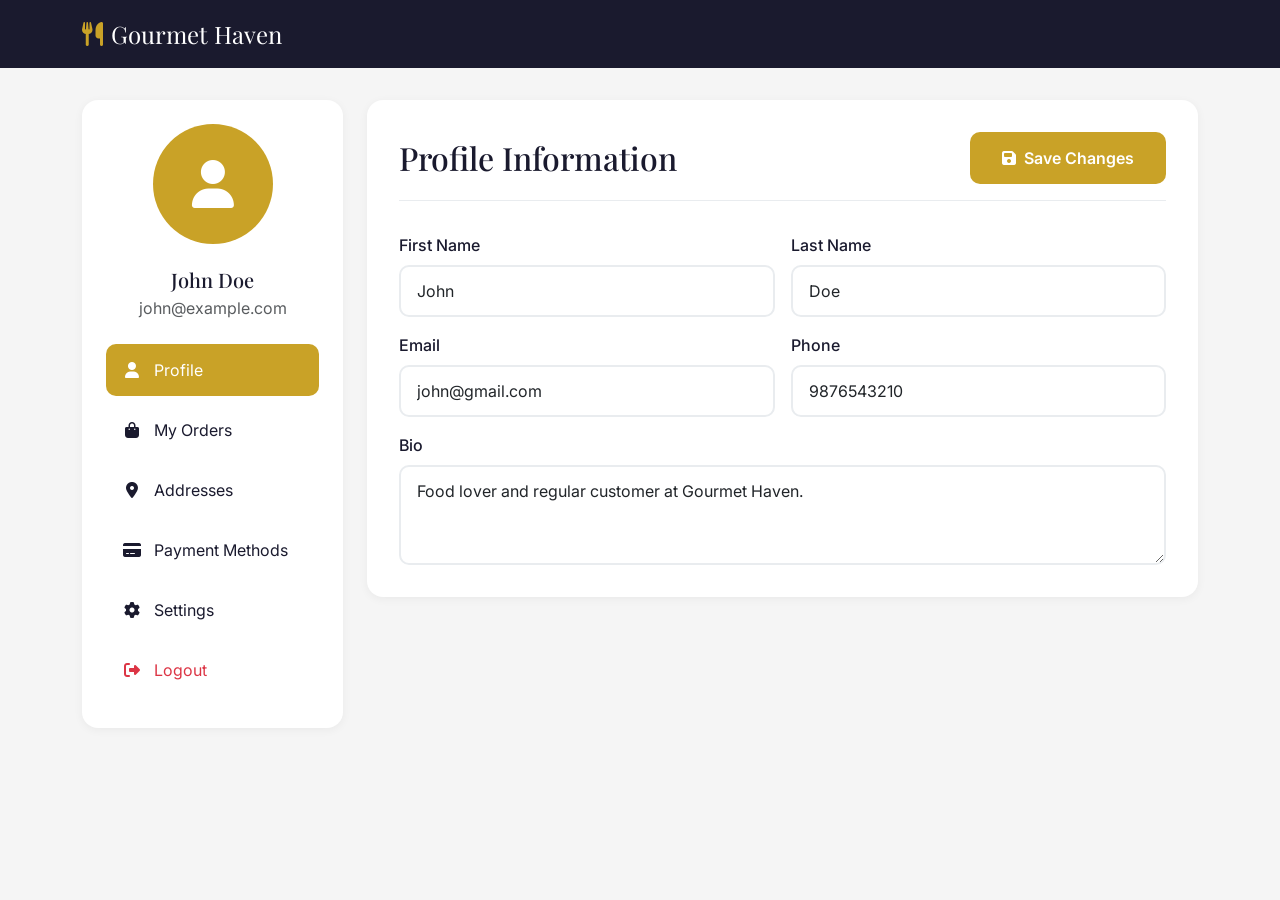
<file: account.html>
<!DOCTYPE html>
<html lang="en">
<head>
    <meta charset="UTF-8">
    <meta name="viewport" content="width=device-width, initial-scale=1.0">
    <meta name="description" content="My Account - Manage your profile and orders">
    <title>My Account | Gourmet Haven Restaurant</title>
    
    <link href="https://cdn.jsdelivr.net/npm/bootstrap@5.3.2/dist/css/bootstrap.min.css" rel="stylesheet">
    <link href="https://fonts.googleapis.com/css2?family=Playfair+Display:wght@400;500;600;700&family=Inter:wght@300;400;500;600;700&display=swap" rel="stylesheet">
    <link rel="stylesheet" href="https://cdnjs.cloudflare.com/ajax/libs/font-awesome/6.4.0/css/all.min.css">
    
    <style>
        :root {
            --primary: #c9a227;
            --primary-dark: #a88420;
            --secondary: #2c3e50;
            --dark: #1a1a2e;
            --light: #f8f9fa;
            --success: #28a745;
            --warning: #ffc107;
            --danger: #dc3545;
        }
        
        * { margin: 0; padding: 0; box-sizing: border-box; }
        
        body {
            font-family: 'Inter', sans-serif;
            background: #f5f5f5;
            color: var(--dark);
        }
        
        h1, h2, h3, h4, h5, h6 { font-family: 'Playfair Display', serif; }
        
        /* Header */
        .header {
            background: var(--dark);
            padding: 1rem 0;
        }
        
        .header-brand {
            color: white;
            font-family: 'Playfair Display', serif;
            font-size: 1.5rem;
            text-decoration: none;
            display: flex;
            align-items: center;
            gap: 0.5rem;
        }
        
        .header-brand i { color: var(--primary); }
        
        /* Account Layout */
        .account-container {
            padding: 2rem 0;
        }
        
        .account-sidebar {
            background: white;
            border-radius: 16px;
            padding: 1.5rem;
            box-shadow: 0 2px 10px rgba(0,0,0,0.05);
        }
        
        .account-nav {
            list-style: none;
            padding: 0;
            margin: 0;
        }
        
        .account-nav li {
            margin-bottom: 0.5rem;
        }
        
        .account-nav a {
            display: flex;
            align-items: center;
            gap: 0.75rem;
            padding: 0.875rem 1rem;
            color: var(--dark);
            text-decoration: none;
            border-radius: 10px;
            transition: all 0.3s ease;
        }
        
        .account-nav a:hover,
        .account-nav a.active {
            background: var(--primary);
            color: white;
        }
        
        .account-nav i {
            width: 20px;
            text-align: center;
        }
        
        /* Main Content */
        .account-main {
            background: white;
            border-radius: 16px;
            padding: 2rem;
            box-shadow: 0 2px 10px rgba(0,0,0,0.05);
        }
        
        .account-header {
            display: flex;
            justify-content: space-between;
            align-items: center;
            margin-bottom: 2rem;
            padding-bottom: 1rem;
            border-bottom: 1px solid #e9ecef;
        }
        
        .account-header h2 {
            margin: 0;
        }
        
        /* Profile Section */
        .profile-avatar {
            width: 120px;
            height: 120px;
            border-radius: 50%;
            background: var(--primary);
            display: flex;
            align-items: center;
            justify-content: center;
            font-size: 3rem;
            color: white;
            margin: 0 auto 1.5rem;
        }
        
        .form-label {
            font-weight: 500;
            color: var(--dark);
        }
        
        .form-control {
            border: 2px solid #e9ecef;
            border-radius: 10px;
            padding: 0.75rem 1rem;
        }
        
        .form-control:focus {
            border-color: var(--primary);
            box-shadow: 0 0 0 3px rgba(201, 162, 39, 0.1);
        }
        
        .btn-primary {
            background: var(--primary);
            border: none;
            padding: 0.875rem 2rem;
            border-radius: 10px;
            font-weight: 600;
        }
        
        .btn-primary:hover {
            background: var(--primary-dark);
        }
        
        /* Order Cards */
        .order-card {
            border: 1px solid #e9ecef;
            border-radius: 12px;
            padding: 1.5rem;
            margin-bottom: 1rem;
            transition: all 0.3s ease;
        }
        
        .order-card:hover {
            box-shadow: 0 4px 15px rgba(0,0,0,0.08);
        }
        
        .order-header {
            display: flex;
            justify-content: space-between;
            align-items: center;
            margin-bottom: 1rem;
        }
        
        .order-id {
            font-weight: 600;
            color: var(--dark);
        }
        
        .order-date {
            color: #6c757d;
            font-size: 0.875rem;
        }
        
        .order-status {
            padding: 0.375rem 0.75rem;
            border-radius: 20px;
            font-size: 0.75rem;
            font-weight: 600;
            text-transform: uppercase;
        }
        
        .status-delivered {
            background: #d4edda;
            color: #155724;
        }
        
        .status-pending {
            background: #fff3cd;
            color: #856404;
        }
        
        .status-processing {
            background: #cce5ff;
            color: #004085;
        }
        
        .order-items {
            display: flex;
            gap: 1rem;
            margin-bottom: 1rem;
        }
        
        .order-item-thumb {
            width: 60px;
            height: 60px;
            border-radius: 8px;
            object-fit: cover;
        }
        
        .order-footer {
            display: flex;
            justify-content: space-between;
            align-items: center;
            padding-top: 1rem;
            border-top: 1px solid #e9ecef;
        }
        
        .order-total {
            font-size: 1.125rem;
            font-weight: 600;
        }
        
        /* Tab Content */
        .tab-content {
            display: none;
        }
        
        .tab-content.active {
            display: block;
            animation: fadeIn 0.3s ease;
        }
        
        @keyframes fadeIn {
            from { opacity: 0; }
            to { opacity: 1; }
        }
        
        /* Empty State */
        .empty-state {
            text-align: center;
            padding: 3rem;
        }
        
        .empty-state i {
            font-size: 4rem;
            color: #dee2e6;
            margin-bottom: 1rem;
        }
        
        /* Responsive */
        @media (max-width: 768px) {
            .account-sidebar {
                margin-bottom: 1.5rem;
            }
            
            .account-nav {
                display: flex;
                overflow-x: auto;
                gap: 0.5rem;
            }
            
            .account-nav li {
                margin: 0;
                flex-shrink: 0;
            }
        }
    </style>
</head>
<body>
    <!-- Header -->
    <header class="header">
        <div class="container">
            <a href="index.html" class="header-brand">
                <i class="fas fa-utensils"></i>
                <span>Gourmet Haven</span>
            </a>
        </div>
    </header>

    <!-- Account Container -->
    <div class="account-container">
        <div class="container">
            <div class="row">
                <!-- Sidebar -->
                <div class="col-lg-3">
                    <div class="account-sidebar">
                        <div class="text-center mb-4">
                            <div class="profile-avatar">
                                <i class="fas fa-user"></i>
                            </div>
                            <h5 class="mb-1">John Doe</h5>
                            <p class="text-muted mb-0">john@example.com</p>
                        </div>
                        
                        <ul class="account-nav">
                            <li><a href="#profile" class="active" data-tab="profile">
                                <i class="fas fa-user"></i> Profile
                            </a></li>
                            <li><a href="#orders" data-tab="orders">
                                <i class="fas fa-shopping-bag"></i> My Orders
                            </a></li>
                            <li><a href="#addresses" data-tab="addresses">
                                <i class="fas fa-map-marker-alt"></i> Addresses
                            </a></li>
                            <li><a href="#payment" data-tab="payment">
                                <i class="fas fa-credit-card"></i> Payment Methods
                            </a></li>
                            <li><a href="#settings" data-tab="settings">
                                <i class="fas fa-cog"></i> Settings
                            </a></li>
                            <li><a href="index.html" class="text-danger">
                                <i class="fas fa-sign-out-alt"></i> Logout
                            </a></li>
                        </ul>
                    </div>
                </div>

                <!-- Main Content -->
                <div class="col-lg-9">
                    <div class="account-main">
                        <!-- Profile Tab -->
                        <div class="tab-content active" id="profile-tab">
                            <div class="account-header">
                                <h2>Profile Information</h2>
                                <button class="btn btn-primary" onclick="saveProfile()">
                                    <i class="fas fa-save me-2"></i>Save Changes
                                </button>
                            </div>
                            
                            <form id="profile-form">
                                <div class="row g-3">
                                    <div class="col-md-6">
                                        <label class="form-label">First Name</label>
                                        <input type="text" class="form-control" name="firstName" value="John">
                                    </div>
                                    <div class="col-md-6">
                                        <label class="form-label">Last Name</label>
                                        <input type="text" class="form-control" name="lastName" value="Doe">
                                    </div>
                                    <div class="col-md-6">
                                        <label class="form-label">Email</label>
                                        <input type="email" class="form-control" name="email" value="john@gmail.com" pattern="[a-z0-9._%+-]+@gmail\.com$" title="Please enter a valid Gmail address (example: yourname@gmail.com)">
                                    </div>
                                    <div class="col-md-6">
                                        <label class="form-label">Phone</label>
                                        <input type="tel" class="form-control" name="phone" value="9876543210" pattern="[0-9]{10}" maxlength="10" title="Please enter exactly 10 digits">
                                    </div>
                                    <div class="col-12">
                                        <label class="form-label">Bio</label>
                                        <textarea class="form-control" name="bio" rows="3">Food lover and regular customer at Gourmet Haven.</textarea>
                                    </div>
                                </div>
                            </form>
                        </div>

                        <!-- Orders Tab -->
                        <div class="tab-content" id="orders-tab">
                            <div class="account-header">
                                <h2>My Orders</h2>
                                <a href="menu.html" class="btn btn-primary">
                                    <i class="fas fa-plus me-2"></i>New Order
                                </a>
                            </div>
                            
                            <div id="orders-list">
                                <!-- Orders loaded dynamically -->
                            </div>
                        </div>

                        <!-- Addresses Tab -->
                        <div class="tab-content" id="addresses-tab">
                            <div class="account-header">
                                <h2>Saved Addresses</h2>
                                <button class="btn btn-primary" data-bs-toggle="modal" data-bs-target="#addAddressModal">
                                    <i class="fas fa-plus me-2"></i>Add Address
                                </button>
                            </div>
                            
                            <div class="row g-3">
                                <div class="col-md-6">
                                    <div class="card">
                                        <div class="card-body">
                                            <div class="d-flex justify-content-between align-items-start">
                                                <div>
                                                    <span class="badge bg-primary mb-2">Default</span>
                                                    <h5 class="card-title">Home</h5>
                                                    <p class="card-text text-muted">
                                                        123 Main Street<br>
                                                        New York, NY 10001<br>
                                                        United States
                                                    </p>
                                                </div>
                                                <div class="dropdown">
                                                    <button class="btn btn-link" data-bs-toggle="dropdown">
                                                        <i class="fas fa-ellipsis-v"></i>
                                                    </button>
                                                    <ul class="dropdown-menu">
                                                        <li><a class="dropdown-item" href="#">Edit</a></li>
                                                        <li><a class="dropdown-item text-danger" href="#">Delete</a></li>
                                                    </ul>
                                                </div>
                                            </div>
                                        </div>
                                    </div>
                                </div>
                            </div>
                        </div>

                        <!-- Payment Tab -->
                        <div class="tab-content" id="payment-tab">
                            <div class="account-header">
                                <h2>Payment Methods</h2>
                                <button class="btn btn-primary">
                                    <i class="fas fa-plus me-2"></i>Add Card
                                </button>
                            </div>
                            
                            <div class="card mb-3">
                                <div class="card-body d-flex align-items-center">
                                    <i class="fab fa-cc-visa fa-2x me-3 text-primary"></i>
                                    <div class="flex-grow-1">
                                        <h5 class="mb-0">Visa ending in 4242</h5>
                                        <small class="text-muted">Expires 12/25</small>
                                    </div>
                                    <span class="badge bg-success">Default</span>
                                </div>
                            </div>
                        </div>

                        <!-- Settings Tab -->
                        <div class="tab-content" id="settings-tab">
                            <div class="account-header">
                                <h2>Account Settings</h2>
                            </div>
                            
                            <div class="mb-4">
                                <h5>Notifications</h5>
                                <div class="form-check form-switch mb-2">
                                    <input class="form-check-input" type="checkbox" id="emailNotif" checked>
                                    <label class="form-check-label" for="emailNotif">Email notifications</label>
                                </div>
                                <div class="form-check form-switch mb-2">
                                    <input class="form-check-input" type="checkbox" id="smsNotif" checked>
                                    <label class="form-check-label" for="smsNotif">SMS notifications</label>
                                </div>
                                <div class="form-check form-switch">
                                    <input class="form-check-input" type="checkbox" id="promoNotif">
                                    <label class="form-check-label" for="promoNotif">Promotional emails</label>
                                </div>
                            </div>
                            
                            <div class="mb-4">
                                <h5>Security</h5>
                                <button class="btn btn-outline-primary mb-2">
                                    <i class="fas fa-lock me-2"></i>Change Password
                                </button>
                                <button class="btn btn-outline-danger">
                                    <i class="fas fa-trash me-2"></i>Delete Account
                                </button>
                            </div>
                        </div>
                    </div>
                </div>
            </div>
        </div>
    </div>

    <!-- Add Address Modal -->
    <div class="modal fade" id="addAddressModal" tabindex="-1">
        <div class="modal-dialog">
            <div class="modal-content">
                <div class="modal-header">
                    <h5 class="modal-title">Add New Address</h5>
                    <button type="button" class="btn-close" data-bs-dismiss="modal" aria-label="Close modal"></button>
                </div>
                <div class="modal-body">
                    <form>
                        <div class="mb-3">
                            <label class="form-label">Address Label</label>
                            <input type="text" class="form-control" placeholder="e.g., Home, Office">
                        </div>
                        <div class="mb-3">
                            <label class="form-label">Street Address</label>
                            <input type="text" class="form-control">
                        </div>
                        <div class="row">
                            <div class="col-md-6 mb-3">
                                <label class="form-label">City</label>
                                <input type="text" class="form-control">
                            </div>
                            <div class="col-md-6 mb-3">
                                <label class="form-label">ZIP Code</label>
                                <input type="text" class="form-control">
                            </div>
                        </div>
                    </form>
                </div>
                <div class="modal-footer">
                    <button type="button" class="btn btn-secondary" data-bs-dismiss="modal">Cancel</button>
                    <button type="button" class="btn btn-primary">Save Address</button>
                </div>
            </div>
        </div>
    </div>

    <script src="https://cdn.jsdelivr.net/npm/bootstrap@5.3.2/dist/js/bootstrap.bundle.min.js"></script>
    
    <script>
        // Tab Navigation
        document.querySelectorAll('.account-nav a[data-tab]').forEach(link => {
            link.addEventListener('click', function(e) {
                e.preventDefault();
                const tab = this.dataset.tab;
                
                // Update nav
                document.querySelectorAll('.account-nav a').forEach(a => a.classList.remove('active'));
                this.classList.add('active');
                
                // Update content
                document.querySelectorAll('.tab-content').forEach(c => c.classList.remove('active'));
                document.getElementById(tab + '-tab').classList.add('active');
            });
        });

        // Load Orders
        function loadOrders() {
            const orders = JSON.parse(localStorage.getItem('restaurant-orders-v1') || '[]');
            const container = document.getElementById('orders-list');
            
            if (orders.length === 0) {
                container.innerHTML = `
                    <div class="empty-state">
                        <i class="fas fa-shopping-bag"></i>
                        <h4>No Orders Yet</h4>
                        <p>You haven't placed any orders yet.</p>
                        <a href="menu.html" class="btn btn-primary">Browse Menu</a>
                    </div>
                `;
                return;
            }
            
            container.innerHTML = orders.map(order => `
                <div class="order-card">
                    <div class="order-header">
                        <div>
                            <span class="order-id">${order.id}</span>
                            <span class="order-date ms-3">${new Date(order.date).toLocaleDateString()}</span>
                        </div>
                        <span class="order-status status-${order.status}">${order.status}</span>
                    </div>
                    <div class="order-items">
                        ${order.items.slice(0, 3).map(item => `
                            <img src="${item.image}" alt="${item.name}" class="order-item-thumb" 
                                 onerror="this.src='https://via.placeholder.com/60'">
                        `).join('')}
                        ${order.items.length > 3 ? `<span class="align-self-center">+${order.items.length - 3} more</span>` : ''}
                    </div>
                    <div class="order-footer">
                        <span class="order-total">$${order.total.toFixed(2)}</span>
                        <button class="btn btn-outline-primary btn-sm" onclick="reorder('${order.id}')">
                            <i class="fas fa-redo me-2"></i>Reorder
                        </button>
                    </div>
                </div>
            `).join('');
        }

        // Reorder
        function reorder(orderId) {
            const orders = JSON.parse(localStorage.getItem('restaurant-orders-v1') || '[]');
            const order = orders.find(o => o.id === orderId);
            if (!order) return;
            
            localStorage.setItem('restaurant-cart-v1', JSON.stringify(order.items));
            window.location.href = 'cart.html';
        }

        // Save Profile
        function saveProfile() {
            // In a real app, this would save to a server
            alert('Profile saved successfully!');
        }

        // Initialize
        document.addEventListener('DOMContentLoaded', function() {
            loadOrders();
        });
    </script>
</body>
</html>
</file>
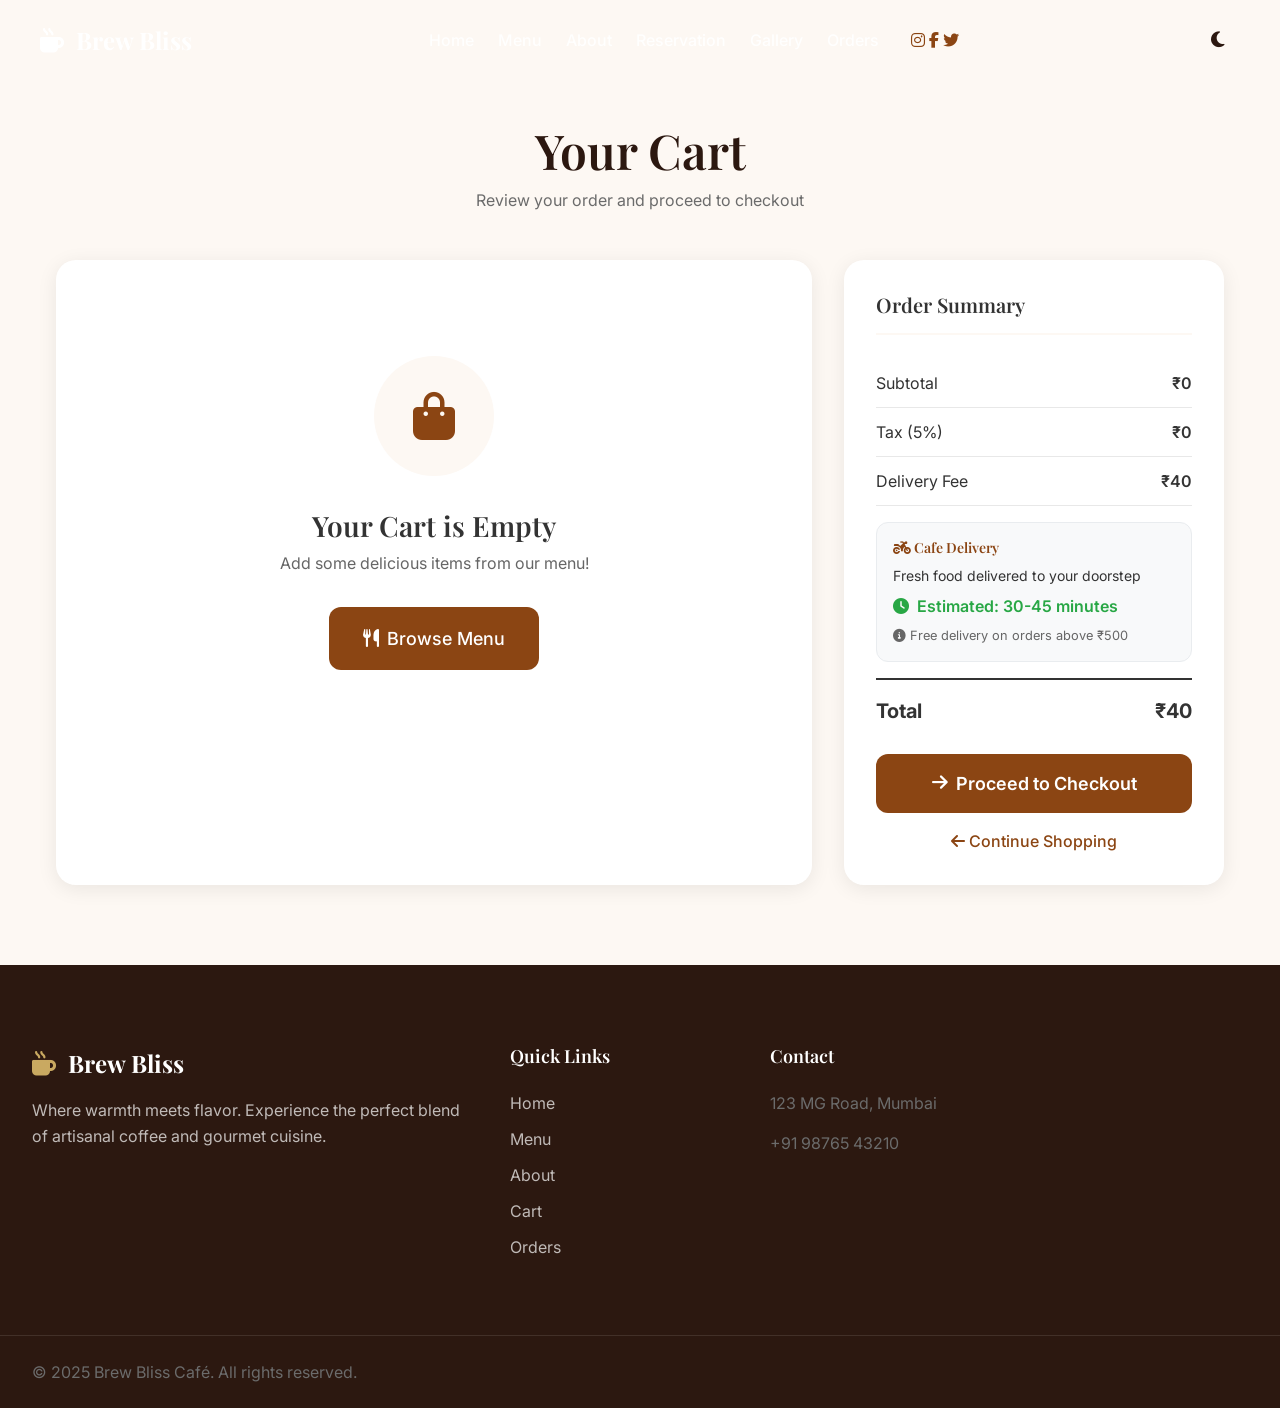
<file: cart.html>
<!DOCTYPE html>
<html lang="en">
<head>
    <meta charset="UTF-8">
    <meta name="viewport" content="width=device-width, initial-scale=1.0">
    <meta name="description" content="Your cart - Brew Bliss Café">
    <meta name="theme-color" content="#8B4513">
    <title>Your Cart - Brew Bliss Café</title>
    
    <!-- Google Fonts -->
    <link rel="preconnect" href="https://fonts.googleapis.com">
    <link rel="preconnect" href="https://fonts.gstatic.com" crossorigin>
    <link href="https://fonts.googleapis.com/css2?family=Inter:wght@300;400;500;600;700&family=Playfair+Display:wght@400;500;600;700&display=swap" rel="stylesheet">
    
    <!-- Font Awesome -->
    <link rel="stylesheet" href="https://cdnjs.cloudflare.com/ajax/libs/font-awesome/6.4.0/css/all.min.css">
    
    <!-- AOS Animation -->
    <link href="https://unpkg.com/aos@2.3.1/dist/aos.css" rel="stylesheet">
    
    <!-- Custom CSS -->
    <link rel="stylesheet" href="assets/css/main.css">
    
    <style>
        /* Cart Page Specific Styles */
        .cart-page {
            padding: 120px 0 80px;
            background: var(--bg-cream);
            min-height: 100vh;
        }
        
        .cart-header {
            text-align: center;
            margin-bottom: 3rem;
        }
        
        .cart-header h1 {
            font-size: 3rem;
            color: var(--text-dark);
            margin-bottom: 0.5rem;
        }
        
        .cart-header p {
            color: var(--text-light);
        }
        
        .cart-container {
            display: grid;
            grid-template-columns: 1fr 380px;
            gap: 2rem;
            max-width: 1200px;
            margin: 0 auto;
            padding: 0 1rem;
        }
        
        @media (max-width: 991px) {
            .cart-container {
                grid-template-columns: 1fr;
            }
        }
        
        /* Cart Items Section */
        .cart-items-section {
            background: white;
            border-radius: 20px;
            padding: 2rem;
            box-shadow: 0 4px 20px rgba(0,0,0,0.08);
        }
        
        .cart-section-title {
            display: flex;
            align-items: center;
            justify-content: space-between;
            margin-bottom: 1.5rem;
            padding-bottom: 1rem;
            border-bottom: 2px solid var(--bg-cream);
        }
        
        .cart-section-title h2 {
            font-size: 1.5rem;
            margin: 0;
        }
        
        .cart-section-title h2 i {
            color: var(--primary);
            margin-right: 0.5rem;
        }
        
        .clear-cart-btn {
            background: none;
            border: none;
            color: var(--danger);
            cursor: pointer;
            font-weight: 500;
            display: flex;
            align-items: center;
            gap: 0.5rem;
            transition: color 0.3s ease;
        }
        
        .clear-cart-btn:hover {
            color: #c82333;
        }
        
        /* Category Grouping */
        .cart-category-group {
            margin-bottom: 2rem;
        }
        
        .cart-category-header {
            display: flex;
            align-items: center;
            gap: 0.75rem;
            padding: 0.75rem 1rem;
            background: var(--bg-cream);
            border-radius: 12px;
            margin-bottom: 1rem;
            font-weight: 600;
            color: var(--text-dark);
        }
        
        .cart-category-header i {
            color: var(--primary);
            font-size: 1.125rem;
        }
        
        .cart-category-count {
            margin-left: auto;
            background: var(--primary);
            color: white;
            font-size: 0.75rem;
            padding: 0.25rem 0.75rem;
            border-radius: 20px;
        }
        
        /* Cart Item */
        .cart-item {
            display: grid;
            grid-template-columns: 100px 1fr auto auto 40px;
            gap: 1.5rem;
            align-items: center;
            padding: 1.5rem;
            background: white;
            border: 1px solid var(--border-light);
            border-radius: 16px;
            margin-bottom: 1rem;
            transition: all 0.3s ease;
        }
        
        .cart-item:hover {
            box-shadow: 0 4px 15px rgba(0,0,0,0.08);
            border-color: var(--primary-light);
        }
        
        @media (max-width: 767px) {
            .cart-item {
                grid-template-columns: 80px 1fr;
                gap: 1rem;
            }
        }
        
        .cart-item-image {
            width: 100px;
            height: 100px;
            border-radius: 12px;
            overflow: hidden;
        }
        
        .cart-item-image img {
            width: 100%;
            height: 100%;
            object-fit: cover;
        }
        
        @media (max-width: 767px) {
            .cart-item-image {
                width: 80px;
                height: 80px;
            }
        }
        
        .cart-item-details h3 {
            font-size: 1.125rem;
            margin-bottom: 0.25rem;
            color: var(--text-dark);
        }
        
        .cart-item-category {
            display: inline-block;
            font-size: 0.75rem;
            color: var(--primary);
            background: rgba(139, 69, 19, 0.1);
            padding: 0.25rem 0.75rem;
            border-radius: 20px;
            margin-bottom: 0.5rem;
        }
        
        .cart-item-unit-price {
            color: var(--text-light);
            font-size: 0.875rem;
        }
        
        /* Quantity Control */
        .cart-item-quantity {
            display: flex;
            align-items: center;
            border: 2px solid var(--border-light);
            border-radius: 10px;
            overflow: hidden;
        }
        
        .qty-btn {
            width: 36px;
            height: 36px;
            border: none;
            background: white;
            cursor: pointer;
            font-weight: 600;
            font-size: 1rem;
            transition: all 0.2s ease;
        }
        
        .qty-btn:hover {
            background: var(--bg-cream);
        }
        
        .qty-input {
            width: 50px;
            height: 36px;
            border: none;
            border-left: 2px solid var(--border-light);
            border-right: 2px solid var(--border-light);
            text-align: center;
            font-weight: 600;
            font-size: 1rem;
        }
        
        .cart-item-total {
            text-align: right;
        }
        
        .cart-item-total .total-label {
            display: block;
            font-size: 0.75rem;
            color: var(--text-light);
            margin-bottom: 0.25rem;
        }
        
        .cart-item-total .total-price {
            font-size: 1.25rem;
            font-weight: 700;
            color: var(--primary);
        }
        
        .cart-item-remove {
            background: none;
            border: none;
            color: var(--danger);
            cursor: pointer;
            font-size: 1.25rem;
            padding: 0.5rem;
            transition: all 0.3s ease;
            border-radius: 8px;
        }
        
        .cart-item-remove:hover {
            background: rgba(220, 53, 69, 0.1);
        }
        
        /* Cart Summary */
        .cart-summary-section {
            position: sticky;
            top: 100px;
            height: fit-content;
        }
        
        .cart-summary-card {
            background: white;
            border-radius: 20px;
            padding: 2rem;
            box-shadow: 0 4px 20px rgba(0,0,0,0.08);
        }
        
        .cart-summary-card h3 {
            font-size: 1.25rem;
            margin-bottom: 1.5rem;
            padding-bottom: 1rem;
            border-bottom: 2px solid var(--bg-cream);
        }
        
        .summary-row {
            display: flex;
            justify-content: space-between;
            padding: 0.75rem 0;
            border-bottom: 1px solid var(--border-light);
            color: var(--text-dark);
        }
        
        .summary-row:last-of-type {
            border-bottom: none;
        }
        
        .summary-row.total {
            font-size: 1.25rem;
            font-weight: 700;
            color: var(--text-dark) !important;
            padding-top: 1rem;
            margin-top: 0.5rem;
            border-top: 2px solid var(--text-dark);
        }
        
        .summary-row .free-delivery {
            color: var(--success);
            font-weight: 600;
        }
        
        .free-delivery-badge {
            background: linear-gradient(135deg, #28a745, #20c997);
            color: white;
            padding: 0.75rem 1rem;
            border-radius: 10px;
            text-align: center;
            margin: 1rem 0;
            font-size: 0.875rem;
            display: none;
        }
        
        .free-delivery-badge i {
            margin-right: 0.5rem;
        }
        
        /* Delivery Info */
        .delivery-info {
            background: var(--bg-cream);
            padding: 1rem;
            border-radius: 12px;
            margin: 1rem 0;
        }
        
        .delivery-info h4 {
            font-size: 0.875rem;
            margin-bottom: 0.5rem;
            color: var(--text-dark);
        }
        
        .delivery-info p {
            font-size: 0.875rem;
            color: var(--text-light);
            margin: 0;
        }
        
        .delivery-time {
            display: flex;
            align-items: center;
            gap: 0.5rem;
            color: var(--primary);
            font-weight: 600;
            margin-top: 0.5rem;
        }
        
        /* Checkout Button */
        .checkout-btn {
            width: 100%;
            padding: 1rem;
            background: var(--primary);
            color: white;
            border: none;
            border-radius: 12px;
            font-size: 1.125rem;
            font-weight: 600;
            cursor: pointer;
            transition: all 0.3s ease;
            margin-top: 1rem;
            display: flex;
            align-items: center;
            justify-content: center;
            gap: 0.5rem;
        }
        
        .checkout-btn:hover {
            background: var(--primary-dark);
            transform: translateY(-2px);
            box-shadow: 0 4px 15px rgba(139, 69, 19, 0.3);
        }
        
        .continue-shopping {
            display: block;
            text-align: center;
            margin-top: 1rem;
            color: var(--primary);
            text-decoration: none;
            font-weight: 500;
        }
        
        .continue-shopping:hover {
            text-decoration: underline;
        }
        
        /* Empty Cart */
        .cart-empty {
            text-align: center;
            padding: 4rem 2rem;
        }
        
        .cart-empty-icon {
            width: 120px;
            height: 120px;
            background: var(--bg-cream);
            border-radius: 50%;
            display: flex;
            align-items: center;
            justify-content: center;
            margin: 0 auto 2rem;
        }
        
        .cart-empty-icon i {
            font-size: 3rem;
            color: var(--primary);
        }
        
        .cart-empty h2 {
            font-size: 1.75rem;
            margin-bottom: 0.5rem;
            color: #333;
        }
        
        .cart-empty p {
            color: #666;
            margin-bottom: 2rem;
        }
        
        /* Dark Mode Styles for Cart Page */
        [data-theme="dark"] .cart-page {
            background: var(--bg-dark);
        }
        
        [data-theme="dark"] .cart-header h1 {
            color: #ffffff !important;
        }
        
        [data-theme="dark"] .cart-header p {
            color: #cccccc !important;
        }
        
        [data-theme="dark"] .cart-items-section,
        [data-theme="dark"] .cart-summary-card {
            background: var(--bg-dark-card);
        }
        
        [data-theme="dark"] .cart-section-title h2,
        [data-theme="dark"] .cart-summary-card h3,
        [data-theme="dark"] .cart-item-details h3,
        [data-theme="dark"] .cart-item-total .total-price,
        [data-theme="dark"] .summary-row,
        [data-theme="dark"] .summary-row .label,
        [data-theme="dark"] .summary-row .value,
        [data-theme="dark"] .delivery-info h4,
        [data-theme="dark"] .delivery-info p,
        [data-theme="dark"] .free-delivery-notice,
        [data-theme="dark"] .cart-category-header h4 {
            color: #ffffff !important;
        }
        
        [data-theme="dark"] .cart-item {
            background: var(--bg-dark);
            border-color: var(--border-dark);
        }
        
        [data-theme="dark"] .cart-item-unit-price,
        [data-theme="dark"] .cart-item-total .total-label {
            color: #aaaaaa;
        }
        
        [data-theme="dark"] .cart-item-category {
            background: rgba(139, 69, 19, 0.3);
            color: #d4a574;
        }
        
        [data-theme="dark"] .cart-category-header {
            background: rgba(139, 69, 19, 0.2);
        }
        
        [data-theme="dark"] .qty-btn {
            background: var(--bg-dark);
            color: #ffffff;
        }
        
        [data-theme="dark"] .qty-btn:hover {
            background: var(--primary);
        }
        
        [data-theme="dark"] .qty-input {
            background: var(--bg-dark);
            color: #ffffff;
            border-color: var(--border-dark);
        }
        
        [data-theme="dark"] .cart-item-quantity {
            border-color: var(--border-dark);
        }
        
        [data-theme="dark"] .summary-row.total {
            border-color: var(--border-dark);
        }
        
        [data-theme="dark"] .delivery-info {
            background: rgba(139, 69, 19, 0.2);
        }
        
        [data-theme="dark"] .free-delivery-notice {
            background: rgba(40, 167, 69, 0.2);
        }
        
        [data-theme="dark"] .cart-empty h2 {
            color: #ffffff;
        }
        
        [data-theme="dark"] .cart-empty p {
            color: #cccccc;
        }
        
        [data-theme="dark"] .cart-empty-icon {
            background: rgba(139, 69, 19, 0.2);
        }
        
        [data-theme="dark"] .clear-cart-btn {
            color: #ff6b6b;
        }
        
        [data-theme="dark"] .order-modal-content {
            background: var(--bg-dark-card);
        }
        
        [data-theme="dark"] .order-modal h2 {
            color: #ffffff;
        }
        
        [data-theme="dark"] .order-modal p {
            color: #cccccc;
        }
        
        /* Dark Mode for Delivery Info Section */
        [data-theme="dark"] .delivery-info {
            background: rgba(139, 69, 19, 0.2) !important;
            border-color: var(--border-dark) !important;
        }
        
        [data-theme="dark"] .delivery-info h4 {
            color: #d4a574 !important;
        }
        
        [data-theme="dark"] .delivery-info p {
            color: #ffffff !important;
        }
        
        [data-theme="dark"] .delivery-time {
            color: #4ade80 !important;
        }
        
        [data-theme="dark"] .delivery-info p:last-child {
            color: #aaaaaa !important;
        }
        
        [data-theme="dark"] .free-delivery-badge {
            background: rgba(40, 167, 69, 0.2);
            color: #4ade80;
        }
        
        /* Dark Mode for Order Summary - Override inline styles */
        [data-theme="dark"] .cart-summary-card h3,
        [data-theme="dark"] .summary-row span,
        [data-theme="dark"] #summary-subtotal,
        [data-theme="dark"] #summary-tax,
        [data-theme="dark"] #summary-delivery,
        [data-theme="dark"] #summary-total {
            color: #ffffff !important;
        }
        
        [data-theme="dark"] .summary-row.total {
            border-color: #ffffff !important;
        }
        
        /* Order Confirmation Modal */
        .order-modal {
            position: fixed;
            top: 0;
            left: 0;
            right: 0;
            bottom: 0;
            background: rgba(0,0,0,0.6);
            display: none;
            align-items: center;
            justify-content: center;
            z-index: 9999;
            padding: 1rem;
        }
        
        .order-modal.show {
            display: flex;
        }
        
        .order-modal-content {
            background: white;
            border-radius: 20px;
            padding: 3rem;
            text-align: center;
            max-width: 450px;
            width: 100%;
            animation: modalPop 0.3s ease;
        }
        
        @keyframes modalPop {
            from { transform: scale(0.8); opacity: 0; }
            to { transform: scale(1); opacity: 1; }
        }
        
        .order-success-icon {
            width: 80px;
            height: 80px;
            background: var(--success);
            border-radius: 50%;
            display: flex;
            align-items: center;
            justify-content: center;
            margin: 0 auto 1.5rem;
        }
        
        .order-success-icon i {
            font-size: 2.5rem;
            color: white;
        }
        
        .order-modal h2 {
            margin-bottom: 0.5rem;
        }
        
        .order-modal .order-id {
            color: var(--primary);
            font-weight: 600;
            margin-bottom: 1rem;
        }
        
        .order-modal p {
            color: var(--text-light);
            margin-bottom: 1.5rem;
        }
        
        .order-modal-actions {
            display: flex;
            gap: 1rem;
            justify-content: center;
        }
        
        /* Toast Notification */
        .toast-container {
            position: fixed;
            top: 100px;
            right: 20px;
            z-index: 9999;
        }
        
        .toast {
            background: white;
            padding: 1rem 1.5rem;
            border-radius: 12px;
            box-shadow: 0 4px 20px rgba(0,0,0,0.15);
            display: flex;
            align-items: center;
            gap: 0.75rem;
            margin-bottom: 0.75rem;
            animation: slideIn 0.3s ease;
            border-left: 4px solid var(--success);
        }
        
        .toast i {
            color: var(--success);
            font-size: 1.25rem;
        }
        
        @keyframes slideIn {
            from { transform: translateX(100%); opacity: 0; }
            to { transform: translateX(0); opacity: 1; }
        }
    </style>
</head>
<body>
    <!-- Toast Container -->
    <div class="toast-container" id="toast-container"></div>

    <!-- Header -->
    <header class="header">
        <div class="header-inner">
            <a href="index.html" class="header-logo">
                <i class="fas fa-mug-hot"></i>
                <span>Brew Bliss</span>
            </a>
            
            <nav class="header-nav">
                <ul class="nav-list">
                    <li class="nav-item"><a href="index.html" class="nav-link">Home</a></li>
                    <li class="nav-item"><a href="menu.html" class="nav-link">Menu</a></li>
                    <li class="nav-item"><a href="about.html" class="nav-link">About</a></li>
                    <li class="nav-item"><a href="reservation.html" class="nav-link">Reservation</a></li>
                    <li class="nav-item"><a href="gallery.html" class="nav-link">Gallery</a></li>
                    <li class="nav-item"><a href="order-history.html" class="nav-link">Orders</a></li>
                </ul>
                
                <div class="mobile-nav-footer d-lg-none">
                    <div class="mobile-social">
                        <a href="#" aria-label="Instagram"><i class="fab fa-instagram"></i></a>
                        <a href="#" aria-label="Facebook"><i class="fab fa-facebook-f"></i></a>
                        <a href="#" aria-label="Twitter"><i class="fab fa-twitter"></i></a>
                    </div>
                </div>
            </nav>
            
            <div class="header-actions">
                <button class="dark-mode-toggle" aria-label="Toggle Dark Mode">
                    <i class="fas fa-moon icon-moon"></i>
                    <i class="fas fa-sun icon-sun"></i>
                </button>
                
                <button class="header-toggle d-lg-none" aria-label="Toggle Menu">
                    <span></span>
                    <span></span>
                    <span></span>
                </button>
            </div>
        </div>
    </header>

    <!-- Cart Page -->
    <main class="cart-page">
        <div class="cart-header" data-aos="fade-up">
            <h1>Your Cart</h1>
            <p>Review your order and proceed to checkout</p>
        </div>

        <div class="cart-container">
            <!-- Cart Items -->
            <div class="cart-items-section" data-aos="fade-up" data-aos-delay="100">
                <div id="cart-content">
                    <!-- Cart content will be loaded here by JavaScript -->
                </div>
            </div>

            <!-- Cart Summary -->
            <div class="cart-summary-section" data-aos="fade-up" data-aos-delay="200">
                <div class="cart-summary-card">
                    <h3 style="color: #333;">Order Summary</h3>
                    
                    <div class="summary-row" style="color: #333;">
                        <span style="color: #333;">Subtotal</span>
                        <span id="summary-subtotal" style="color: #333; font-weight: 600;">₹0</span>
                    </div>
                    
                    <div class="summary-row" style="color: #333;">
                        <span style="color: #333;">Tax (5%)</span>
                        <span id="summary-tax" style="color: #333; font-weight: 600;">₹0</span>
                    </div>
                    
                    <div class="summary-row" style="color: #333;">
                        <span style="color: #333;">Delivery Fee</span>
                        <span id="summary-delivery" style="color: #333; font-weight: 600;">₹40</span>
                    </div>
                    
                    <div id="free-delivery-msg" class="free-delivery-badge" style="display: none;">
                        <i class="fas fa-check-circle"></i> You got FREE delivery!
                    </div>
                    
                    <div class="delivery-info" style="background: #f8f9fa; border: 1px solid #e9ecef;">
                        <h4 style="color: #8B4513; font-weight: 600;"><i class="fas fa-motorcycle"></i> Cafe Delivery</h4>
                        <p style="color: #333; margin: 0.5rem 0;">Fresh food delivered to your doorstep</p>
                        <div class="delivery-time" style="color: #28a745; font-weight: 600;">
                            <i class="fas fa-clock"></i>
                            <span>Estimated: 30-45 minutes</span>
                        </div>
                        <p style="color: #666; font-size: 0.8rem; margin-top: 0.5rem;">
                            <i class="fas fa-info-circle"></i> Free delivery on orders above ₹500
                        </p>
                    </div>
                    
                    <div class="summary-row total" style="color: #333; border-top: 2px solid #333;">
                        <span style="color: #333; font-weight: 700;">Total</span>
                        <span id="summary-total" style="color: #333; font-weight: 700;">₹0</span>
                    </div>
                    
                    <a href="checkout.html" class="checkout-btn" style="text-decoration: none;" onclick="return checkLoginForCheckout()">
                        <i class="fas fa-arrow-right"></i> Proceed to Checkout
                    </a>
                    
                    <a href="menu.html" class="continue-shopping">
                        <i class="fas fa-arrow-left"></i> Continue Shopping
                    </a>
                </div>
            </div>
        </div>
    </main>

    <!-- Order Confirmation Modal -->
    <div class="order-modal" id="order-modal">
        <div class="order-modal-content">
            <div class="order-success-icon">
                <i class="fas fa-check"></i>
            </div>
            <h2>Order Placed!</h2>
            <p class="order-id" id="order-id">Order #ORD-12345</p>
            <p>Your delicious food will be delivered in 30-45 minutes.</p>
            <div class="order-modal-actions">
                <a href="order-history.html" class="btn btn-primary">View Orders</a>
                <a href="menu.html" class="btn btn-outline-primary">Continue</a>
            </div>
        </div>
    </div>

    <!-- Footer -->
    <footer class="footer">
        <div class="footer-top">
            <div class="container">
                <div class="footer-grid">
                    <div class="footer-brand">
                        <a href="index.html" class="footer-logo">
                            <i class="fas fa-mug-hot"></i>
                            <span>Brew Bliss</span>
                        </a>
                        <p class="footer-description">Where warmth meets flavor. Experience the perfect blend of artisanal coffee and gourmet cuisine.</p>
                    </div>
                    
                    <div class="footer-links">
                        <h4>Quick Links</h4>
                        <ul>
                            <li><a href="index.html">Home</a></li>
                            <li><a href="menu.html">Menu</a></li>
                            <li><a href="about.html">About</a></li>
                            <li><a href="cart.html">Cart</a></li>
                            <li><a href="order-history.html">Orders</a></li>
                        </ul>
                    </div>
                    
                    <div class="footer-contact">
                        <h4>Contact</h4>
                        <p>123 MG Road, Mumbai</p>
                        <p>+91 98765 43210</p>
                    </div>
                </div>
            </div>
        </div>
        
        <div class="footer-bottom">
            <div class="container">
                <p>&copy; 2025 Brew Bliss Café. All rights reserved.</p>
            </div>
        </div>
    </footer>

    <!-- Scripts -->
    <script src="https://unpkg.com/aos@2.3.1/dist/aos.js"></script>
    <script src="assets/js/main.js"></script>
    <script src="assets/js/dark-mode.js"></script>
    <script src="assets/js/menu-cart-integrated.js"></script>
    
    <script>
        // Initialize AOS
        AOS.init({ duration: 800, once: true });

        // Cart Configuration
        const CONFIG = {
            cartKey: 'cafe-cart-v2',
            ordersKey: 'cafe-orders',
            currency: 'INR',
            taxRate: 0.05,
            deliveryFee: 40,
            freeDeliveryThreshold: 500
        };

        // Categories
        const CATEGORIES = {
            beverages: { name: 'Beverages', icon: 'fa-mug-hot' },
            breakfast: { name: 'Breakfast', icon: 'fa-egg' },
            mains: { name: 'Main Course', icon: 'fa-utensils' },
            desserts: { name: 'Desserts', icon: 'fa-ice-cream' }
        };

        // State
        let cart = [];

        // Initialize
        document.addEventListener('DOMContentLoaded', function() {
            loadCart();
            renderCart();
        });

        // Load Cart
        function loadCart() {
            try {
                const stored = localStorage.getItem(CONFIG.cartKey);
                cart = stored ? JSON.parse(stored) : [];
            } catch (e) {
                cart = [];
            }
        }

        // Save Cart
        function saveCart() {
            localStorage.setItem(CONFIG.cartKey, JSON.stringify(cart));
        }

        // Get Totals
        function getTotals() {
            const subtotal = cart.reduce((sum, item) => sum + (item.price * item.quantity), 0);
            const tax = subtotal * CONFIG.taxRate;
            const delivery = subtotal >= CONFIG.freeDeliveryThreshold ? 0 : CONFIG.deliveryFee;
            const total = subtotal + tax + delivery;
            return { subtotal, tax, delivery, total };
        }

        // Group by Category
        function getCartByCategory() {
            const grouped = {};
            Object.keys(CATEGORIES).forEach(cat => grouped[cat] = []);
            grouped['uncategorized'] = [];
            
            cart.forEach(item => {
                const cat = item.category || 'uncategorized';
                if (!grouped[cat]) grouped[cat] = [];
                grouped[cat].push(item);
            });
            
            return grouped;
        }

        // Render Cart
        function renderCart() {
            const container = document.getElementById('cart-content');
            
            if (cart.length === 0) {
                container.innerHTML = `
                    <div class="cart-empty">
                        <div class="cart-empty-icon">
                            <i class="fas fa-shopping-bag"></i>
                        </div>
                        <h2 style="color: #333;">Your Cart is Empty</h2>
                        <p style="color: #666;">Add some delicious items from our menu!</p>
                        <a href="menu.html" class="btn btn-primary btn-lg">
                            <i class="fas fa-utensils"></i> Browse Menu
                        </a>
                    </div>
                `;
                updateSummary(0, 0, CONFIG.deliveryFee, CONFIG.deliveryFee);
                return;
            }

            const grouped = getCartByCategory();
            const totals = getTotals();

            let html = `
                <div class="cart-section-title">
                    <h2><i class="fas fa-shopping-cart"></i> Items (${cart.length})</h2>
                    <button class="clear-cart-btn" onclick="clearCart()">
                        <i class="fas fa-trash"></i> Clear Cart
                    </button>
                </div>
            `;

            Object.keys(grouped).forEach(category => {
                const items = grouped[category];
                if (items.length === 0) return;

                const catInfo = CATEGORIES[category] || { name: 'Other', icon: 'fa-utensils' };

                html += `
                    <div class="cart-category-group">
                        <div class="cart-category-header">
                            <i class="fas ${catInfo.icon}"></i>
                            <span>${catInfo.name}</span>
                            <span class="cart-category-count">${items.length}</span>
                        </div>
                `;

                items.forEach(item => {
                    html += `
                        <div class="cart-item" data-id="${item.id}">
                            <div class="cart-item-image">
                                <img src="${item.image}" alt="${item.name}" onerror="this.src='https://via.placeholder.com/100'">
                            </div>
                            <div class="cart-item-details">
                                <span class="cart-item-category">${catInfo.name}</span>
                                <h3>${item.name}</h3>
                                <span class="cart-item-unit-price">₹${item.price} each</span>
                            </div>
                            <div class="cart-item-quantity">
                                <button class="qty-btn" onclick="updateQuantity('${item.id}', -1)">-</button>
                                <input type="number" class="qty-input" value="${item.quantity}" 
                                       onchange="setQuantity('${item.id}', this.value)" min="1" max="99">
                                <button class="qty-btn" onclick="updateQuantity('${item.id}', 1)">+</button>
                            </div>
                            <div class="cart-item-total">
                                <span class="total-label">Total</span>
                                <span class="total-price">₹${(item.price * item.quantity).toFixed(0)}</span>
                            </div>
                            <button class="cart-item-remove" onclick="removeItem('${item.id}')">
                                <i class="fas fa-times"></i>
                            </button>
                        </div>
                    `;
                });

                html += `</div>`;
            });

            container.innerHTML = html;
            updateSummary(totals.subtotal, totals.tax, totals.delivery, totals.total);
        }

        // Update Summary
        function updateSummary(subtotal, tax, delivery, total) {
            document.getElementById('summary-subtotal').textContent = formatPrice(subtotal);
            document.getElementById('summary-tax').textContent = formatPrice(tax);
            
            // Only show FREE delivery when cart has items and subtotal >= 500
            const deliveryEl = document.getElementById('summary-delivery');
            const freeDeliveryMsg = document.getElementById('free-delivery-msg');
            
            if (subtotal >= CONFIG.freeDeliveryThreshold) {
                deliveryEl.textContent = 'FREE';
                deliveryEl.style.color = '#28a745';
                freeDeliveryMsg.style.display = 'block';
            } else {
                deliveryEl.textContent = formatPrice(delivery);
                deliveryEl.style.color = '#333';
                freeDeliveryMsg.style.display = 'none';
            }
            
            document.getElementById('summary-total').textContent = formatPrice(total);
        }

        // Update Quantity
        function updateQuantity(id, change) {
            const item = cart.find(i => i.id === id);
            if (!item) return;

            item.quantity += change;
            
            if (item.quantity <= 0) {
                removeItem(id);
                return;
            }

            saveCart();
            renderCart();
            showToast(`${item.name} quantity updated`);
        }

        // Set Quantity
        function setQuantity(id, value) {
            let qty = parseInt(value) || 1;
            qty = Math.max(1, Math.min(99, qty));
            
            const item = cart.find(i => i.id === id);
            if (item) {
                item.quantity = qty;
                saveCart();
                renderCart();
            }
        }

        // Remove Item
        function removeItem(id) {
            const item = cart.find(i => i.id === id);
            cart = cart.filter(i => i.id !== id);
            saveCart();
            renderCart();
            if (item) showToast(`${item.name} removed from cart`);
        }

        // Clear Cart
        function clearCart() {
            if (cart.length === 0) return;
            if (!confirm('Are you sure you want to clear your cart?')) return;
            
            cart = [];
            saveCart();
            renderCart();
            showToast('Cart cleared');
        }

        // Place Order
        function placeOrder() {
            if (cart.length === 0) {
                showToast('Your cart is empty!');
                return;
            }

            const totals = getTotals();
            const orderId = 'ORD-' + Date.now().toString().slice(-6);
            
            const order = {
                id: orderId,
                items: [...cart],
                totals: totals,
                status: 'preparing',
                date: new Date().toISOString(),
                estimatedDelivery: new Date(Date.now() + 40 * 60000).toISOString()
            };

            // Save to order history
            let orders = JSON.parse(localStorage.getItem(CONFIG.ordersKey) || '[]');
            orders.unshift(order);
            localStorage.setItem(CONFIG.ordersKey, JSON.stringify(orders));

            // Clear cart
            cart = [];
            saveCart();

            // Show confirmation
            document.getElementById('order-id').textContent = 'Order #' + orderId;
            document.getElementById('order-modal').classList.add('show');
        }

        // Format Price
        function formatPrice(price) {
            return '₹' + Math.round(price).toLocaleString('en-IN');
        }

        // Show Toast
        function showToast(message) {
            const container = document.getElementById('toast-container');
            const toast = document.createElement('div');
            toast.className = 'toast';
            toast.innerHTML = `
                <i class="fas fa-check-circle"></i>
                <span>${message}</span>
            `;
            container.appendChild(toast);
            setTimeout(() => toast.remove(), 3000);
        }

        // Close modal on outside click
        document.getElementById('order-modal').addEventListener('click', function(e) {
            if (e.target === this) {
                this.classList.remove('show');
                window.location.href = 'order-history.html';
            }
        });

        // Check login before checkout
        function checkLoginForCheckout() {
            const user = localStorage.getItem('cafe-user') || sessionStorage.getItem('cafe-user');
            if (!user) {
                if (confirm('You need to login to proceed to checkout. Would you like to login now?')) {
                    sessionStorage.setItem('redirectAfterLogin', window.location.href);
                    window.location.href = 'login.html';
                }
                return false;
            }
            return true;
        }
    </script>
</body>
</html>
</file>
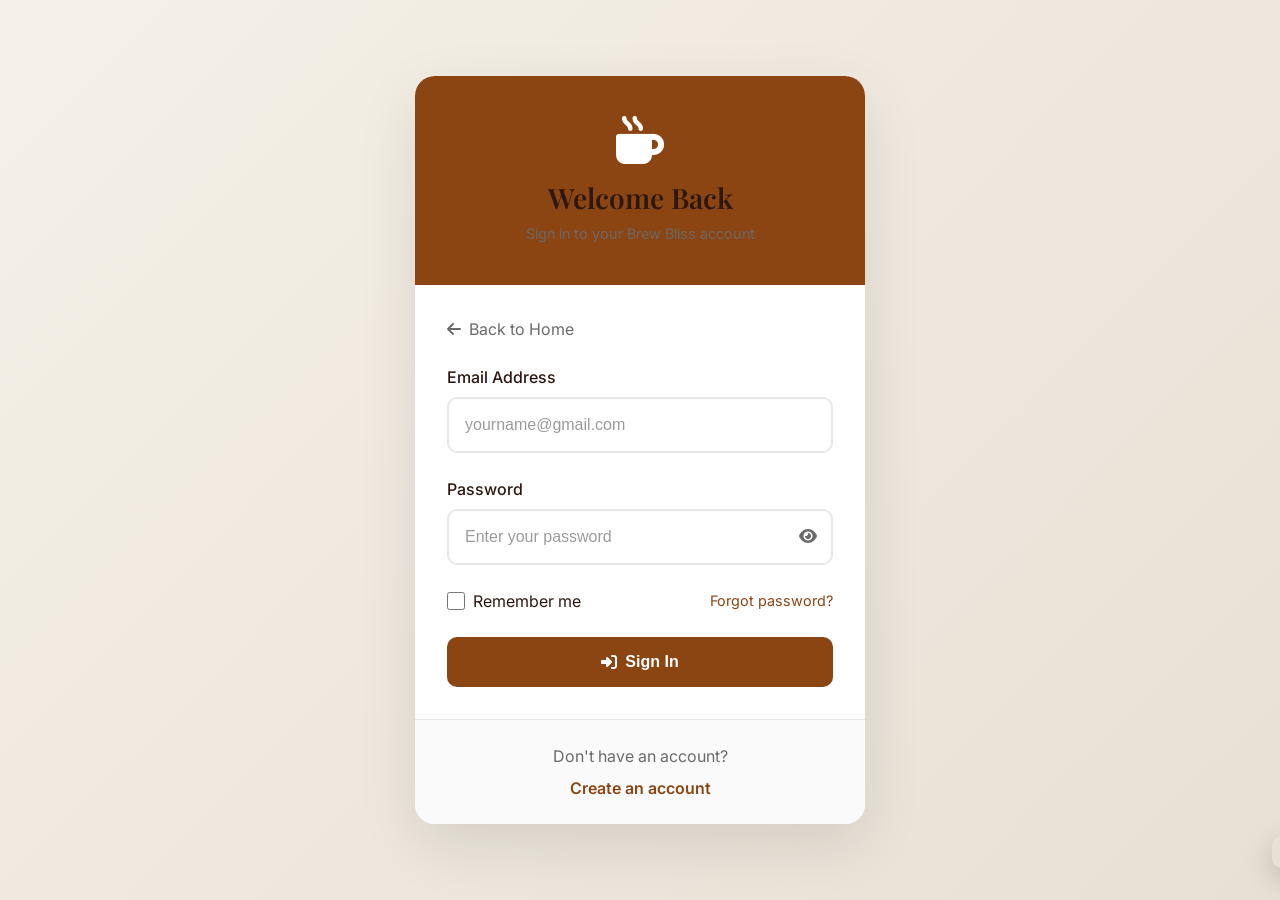
<file: checkout.html>
<!DOCTYPE html>
<html lang="en">
<head>
    <meta charset="UTF-8">
    <meta name="viewport" content="width=device-width, initial-scale=1.0">
    <meta name="description" content="Checkout - Brew Bliss Café">
    <meta name="theme-color" content="#8B4513">
    <title>Checkout - Brew Bliss Café</title>
    
    <link rel="preconnect" href="https://fonts.googleapis.com">
    <link rel="preconnect" href="https://fonts.gstatic.com" crossorigin>
    <link href="https://fonts.googleapis.com/css2?family=Inter:wght@300;400;500;600;700&family=Playfair+Display:wght@400;500;600;700&display=swap" rel="stylesheet">
    <link rel="stylesheet" href="https://cdnjs.cloudflare.com/ajax/libs/font-awesome/6.4.0/css/all.min.css">
    <link href="https://unpkg.com/aos@2.3.1/dist/aos.css" rel="stylesheet">
    <link rel="stylesheet" href="assets/css/main.css">
    
    <!-- Login Check Script - Must be first -->
    <script>
        (function() {
            const user = localStorage.getItem('cafe-user') || sessionStorage.getItem('cafe-user');
            if (!user) {
                alert('Please login or register to proceed to checkout.');
                sessionStorage.setItem('redirectAfterLogin', window.location.href);
                window.location.href = 'login.html';
            }
        })();
    </script>
    
    <style>
        .checkout-page {
            padding: 120px 0 80px;
            background: var(--bg-cream);
            min-height: 100vh;
        }
        
        .checkout-header {
            text-align: center;
            margin-bottom: 3rem;
        }
        
        .checkout-header h1 {
            font-size: 3rem;
            color: var(--text-dark);
            margin-bottom: 0.5rem;
        }
        
        .checkout-container {
            max-width: 1000px;
            margin: 0 auto;
            padding: 0 1rem;
        }
        
        .checkout-grid {
            display: grid;
            grid-template-columns: 1fr 400px;
            gap: 2rem;
        }
        
        @media (max-width: 991px) {
            .checkout-grid {
                grid-template-columns: 1fr;
            }
        }
        
        .checkout-form-card {
            background: white;
            border-radius: 20px;
            padding: 2rem;
            box-shadow: 0 4px 20px rgba(0,0,0,0.08);
        }
        
        .form-section {
            margin-bottom: 2rem;
        }
        
        .form-section h3 {
            font-size: 1.25rem;
            margin-bottom: 1.5rem;
            padding-bottom: 0.75rem;
            border-bottom: 2px solid var(--bg-cream);
            display: flex;
            align-items: center;
            gap: 0.75rem;
        }
        
        .form-section h3 i {
            color: var(--primary);
        }
        
        .form-group {
            margin-bottom: 1.25rem;
        }
        
        .form-label {
            display: block;
            font-weight: 500;
            margin-bottom: 0.5rem;
            color: var(--text-dark);
        }
        
        .form-control {
            width: 100%;
            padding: 0.875rem 1rem;
            border: 2px solid var(--border-light);
            border-radius: 10px;
            font-size: 1rem;
            transition: all 0.3s ease;
        }
        
        .form-control:focus {
            outline: none;
            border-color: var(--primary);
            box-shadow: 0 0 0 3px rgba(139, 69, 19, 0.1);
        }
        
        .form-row {
            display: grid;
            grid-template-columns: 1fr 1fr;
            gap: 1rem;
        }
        
        @media (max-width: 576px) {
            .form-row {
                grid-template-columns: 1fr;
            }
        }
        
        /* Payment Methods */
        .payment-methods {
            display: flex;
            flex-direction: column;
            gap: 1rem;
        }
        
        .payment-method {
            border: 2px solid var(--border-light);
            border-radius: 12px;
            padding: 1.25rem;
            cursor: pointer;
            transition: all 0.3s ease;
            display: flex;
            align-items: center;
            gap: 1rem;
        }
        
        .payment-method:hover,
        .payment-method.selected {
            border-color: var(--primary);
            background: rgba(139, 69, 19, 0.05);
        }
        
        .payment-method input[type="radio"] {
            width: 20px;
            height: 20px;
            accent-color: var(--primary);
        }
        
        .payment-method-icon {
            width: 48px;
            height: 48px;
            background: var(--bg-cream);
            border-radius: 10px;
            display: flex;
            align-items: center;
            justify-content: center;
            font-size: 1.5rem;
            color: var(--primary);
        }
        
        .payment-method-info h4 {
            margin: 0 0 0.25rem;
            font-size: 1rem;
        }
        
        .payment-method-info p {
            margin: 0;
            font-size: 0.875rem;
            color: var(--text-light);
        }
        
        /* Card Form */
        .card-form {
            display: none;
            margin-top: 1.5rem;
            padding: 1.5rem;
            background: var(--bg-cream);
            border-radius: 12px;
        }
        
        .card-form.show {
            display: block;
        }
        
        /* Dark Mode Styles for Checkout */
        [data-theme="dark"] .checkout-page {
            background: var(--bg-dark);
        }
        
        [data-theme="dark"] .checkout-form-card {
            background: var(--bg-dark-card);
        }
        
        [data-theme="dark"] .checkout-header h1,
        [data-theme="dark"] .form-section h3,
        [data-theme="dark"] .form-label,
        [data-theme="dark"] .payment-method-info h4 {
            color: #ffffff !important;
        }
        
        [data-theme="dark"] .checkout-header p,
        [data-theme="dark"] .payment-method-info p {
            color: #cccccc !important;
        }
        
        [data-theme="dark"] .form-control {
            background: var(--bg-dark);
            border-color: var(--border-dark);
            color: #ffffff;
        }
        
        [data-theme="dark"] .form-control::placeholder {
            color: #888888;
        }
        
        [data-theme="dark"] .payment-method {
            border-color: var(--border-dark);
            background: var(--bg-dark);
        }
        
        [data-theme="dark"] .payment-method:hover,
        [data-theme="dark"] .payment-method.selected {
            background: rgba(139, 69, 19, 0.2);
        }
        
        [data-theme="dark"] .card-form {
            background: var(--bg-dark);
        }
        
        [data-theme="dark"] .order-summary-card {
            background: var(--bg-dark-card);
        }
        
        [data-theme="dark"] .order-summary-card h3 {
            color: #ffffff !important;
        }
        
        [data-theme="dark"] .summary-row {
            color: #cccccc;
        }
        
        [data-theme="dark"] .summary-row.total {
            color: #ffffff;
            border-color: var(--border-dark);
        }
        
        [data-theme="dark"] .cart-item {
            border-color: var(--border-dark);
        }
        
        [data-theme="dark"] .cart-item-name {
            color: #ffffff;
        }
        
        [data-theme="dark"] .cart-item-price {
            color: #ffffff;
        }
        
        [data-theme="dark"] .empty-cart-message {
            color: #cccccc;
        }
        
        .card-preview {
            background: linear-gradient(135deg, var(--primary), var(--primary-dark));
            border-radius: 16px;
            padding: 1.5rem;
            color: white;
            margin-bottom: 1.5rem;
            position: relative;
            overflow: hidden;
        }
        
        .card-preview::before {
            content: '';
            position: absolute;
            top: -50%;
            right: -50%;
            width: 200%;
            height: 200%;
            background: radial-gradient(circle, rgba(255,255,255,0.1) 0%, transparent 60%);
        }
        
        .card-chip {
            width: 48px;
            height: 36px;
            background: linear-gradient(135deg, #ffd700, #ffed4e);
            border-radius: 8px;
            margin-bottom: 2rem;
        }
        
        .card-number {
            font-size: 1.5rem;
            letter-spacing: 2px;
            margin-bottom: 1.5rem;
            font-family: monospace;
        }
        
        .card-details {
            display: flex;
            justify-content: space-between;
        }
        
        .card-label {
            font-size: 0.625rem;
            text-transform: uppercase;
            opacity: 0.8;
            margin-bottom: 0.25rem;
        }
        
        .card-value {
            font-size: 0.875rem;
            font-weight: 600;
        }
        
        /* Order Summary */
        .order-summary-card {
            background: white;
            border-radius: 20px;
            padding: 2rem;
            box-shadow: 0 4px 20px rgba(0,0,0,0.08);
            position: sticky;
            top: 100px;
            height: fit-content;
        }
        
        .order-summary-card h3 {
            font-size: 1.25rem;
            margin-bottom: 1.5rem;
            padding-bottom: 1rem;
            border-bottom: 2px solid var(--bg-cream);
        }
        
        .summary-item {
            display: flex;
            justify-content: space-between;
            padding: 0.75rem 0;
            border-bottom: 1px solid var(--border-light);
        }
        
        .summary-item:last-of-type {
            border-bottom: none;
        }
        
        .summary-total {
            display: flex;
            justify-content: space-between;
            padding: 1rem 0;
            margin-top: 0.5rem;
            border-top: 2px solid var(--text-dark);
            font-size: 1.25rem;
            font-weight: 700;
        }
        
        .confirm-btn {
            width: 100%;
            padding: 1rem;
            background: var(--primary);
            color: white;
            border: none;
            border-radius: 12px;
            font-size: 1.125rem;
            font-weight: 600;
            cursor: pointer;
            transition: all 0.3s ease;
            margin-top: 1rem;
        }
        
        .confirm-btn:hover {
            background: var(--primary-dark);
            transform: translateY(-2px);
        }
        
        .back-to-cart {
            display: block;
            text-align: center;
            margin-top: 1rem;
            color: var(--primary);
            text-decoration: none;
        }
        
        /* Cart Items Preview */
        .cart-preview-item {
            display: flex;
            gap: 1rem;
            padding: 0.75rem 0;
            border-bottom: 1px solid var(--border-light);
        }
        
        .cart-preview-item img {
            width: 60px;
            height: 60px;
            border-radius: 8px;
            object-fit: cover;
        }
        
        .cart-preview-details {
            flex: 1;
        }
        
        .cart-preview-details h4 {
            margin: 0 0 0.25rem;
            font-size: 0.9375rem;
        }
        
        .cart-preview-details p {
            margin: 0;
            font-size: 0.875rem;
            color: var(--text-light);
        }
        
        .cart-preview-price {
            font-weight: 600;
            color: var(--primary);
        }
    </style>
</head>
<body>
    <!-- Header -->
    <header class="header">
        <div class="header-inner">
            <a href="index.html" class="header-logo">
                <i class="fas fa-mug-hot"></i>
                <span>Brew Bliss</span>
            </a>
            
            <nav class="header-nav">
                <ul class="nav-list">
                    <li class="nav-item"><a href="index.html" class="nav-link">Home</a></li>
                    <li class="nav-item"><a href="menu.html" class="nav-link">Menu</a></li>
                    <li class="nav-item"><a href="about.html" class="nav-link">About</a></li>
                    <li class="nav-item"><a href="reservation.html" class="nav-link">Reservation</a></li>
                    <li class="nav-item"><a href="gallery.html" class="nav-link">Gallery</a></li>
                    <li class="nav-item"><a href="order-history.html" class="nav-link">Orders</a></li>
                </ul>
                
                <div class="mobile-nav-footer d-lg-none">
                    <div class="mobile-social">
                        <a href="#" aria-label="Instagram"><i class="fab fa-instagram"></i></a>
                        <a href="#" aria-label="Facebook"><i class="fab fa-facebook-f"></i></a>
                        <a href="#" aria-label="Twitter"><i class="fab fa-twitter"></i></a>
                    </div>
                </div>
            </nav>
            
            <div class="header-actions">
                <a href="cart.html" class="cart-link" aria-label="View Cart">
                    <i class="fas fa-shopping-bag"></i>
                </a>
                
                <button class="dark-mode-toggle" aria-label="Toggle Dark Mode">
                    <i class="fas fa-moon icon-moon"></i>
                    <i class="fas fa-sun icon-sun"></i>
                </button>
                
                <button class="header-toggle d-lg-none" aria-label="Toggle Menu">
                    <span></span>
                    <span></span>
                    <span></span>
                </button>
            </div>
        </div>
    </header>

    <!-- Checkout Page -->
    <main class="checkout-page">
        <div class="checkout-header" data-aos="fade-up">
            <h1>Checkout</h1>
            <p>Complete your order details</p>
        </div>

        <div class="checkout-container">
            <form class="checkout-grid" id="checkout-form" onsubmit="return false;">
                <!-- Left Column - Forms -->
                <div class="checkout-form-card" data-aos="fade-up" data-aos-delay="100">
                    <!-- Personal Details -->
                    <div class="form-section">
                        <h3><i class="fas fa-user"></i> Personal Details</h3>
                        <div class="form-row">
                            <div class="form-group">
                                <label class="form-label">First Name *</label>
                                <input type="text" class="form-control" id="firstName" required placeholder="John">
                            </div>
                            <div class="form-group">
                                <label class="form-label">Last Name *</label>
                                <input type="text" class="form-control" id="lastName" required placeholder="Doe">
                            </div>
                        </div>
                        <div class="form-group">
                            <label class="form-label">Email Address *</label>
                            <input type="email" class="form-control" id="email" required placeholder="yourname@gmail.com" pattern="[a-z0-9._%+-]+@gmail\.com$" title="Please enter a valid Gmail address (example: yourname@gmail.com)">
                        </div>
                        <div class="form-group">
                            <label class="form-label">Phone Number *</label>
                            <input type="tel" class="form-control" id="phone" required placeholder="9876543210" pattern="[0-9]{10}" maxlength="10" title="Please enter exactly 10 digits">
                        </div>
                    </div>

                    <!-- Delivery Address -->
                    <div class="form-section">
                        <h3><i class="fas fa-map-marker-alt"></i> Delivery Address</h3>
                        <div class="form-group">
                            <label class="form-label">Street Address *</label>
                            <input type="text" class="form-control" id="address" required placeholder="123 Main Street, Apartment 4B">
                        </div>
                        <div class="form-row">
                            <div class="form-group">
                                <label class="form-label">City *</label>
                                <input type="text" class="form-control" id="city" required placeholder="Mumbai">
                            </div>
                            <div class="form-group">
                                <label class="form-label">PIN Code *</label>
                                <input type="text" class="form-control" id="pincode" required placeholder="400001">
                            </div>
                        </div>
                        <div class="form-group">
                            <label class="form-label">Delivery Instructions</label>
                            <input type="text" class="form-control" id="instructions" placeholder="Ring doorbell, Leave at reception, etc.">
                        </div>
                    </div>

                    <!-- Payment Method -->
                    <div class="form-section">
                        <h3><i class="fas fa-credit-card"></i> Payment Method</h3>
                        <div class="payment-methods">
                            <label class="payment-method selected" onclick="selectPayment('card')">
                                <input type="radio" name="payment" value="card" checked>
                                <div class="payment-method-icon">
                                    <i class="fas fa-credit-card"></i>
                                </div>
                                <div class="payment-method-info">
                                    <h4>Credit / Debit Card</h4>
                                    <p>Pay securely with your card</p>
                                </div>
                            </label>
                            
                            <label class="payment-method" onclick="selectPayment('cod')">
                                <input type="radio" name="payment" value="cod">
                                <div class="payment-method-icon">
                                    <i class="fas fa-money-bill-wave"></i>
                                </div>
                                <div class="payment-method-info">
                                    <h4>Cash on Delivery</h4>
                                    <p>Pay when you receive your order</p>
                                </div>
                            </label>
                        </div>

                        <!-- Card Form -->
                        <div class="card-form show" id="card-form">
                            <div class="card-preview">
                                <div class="card-chip"></div>
                                <div class="card-number" id="card-display">#### #### #### ####</div>
                                <div class="card-details">
                                    <div>
                                        <div class="card-label">Card Holder</div>
                                        <div class="card-value" id="name-display">YOUR NAME</div>
                                    </div>
                                    <div>
                                        <div class="card-label">Expires</div>
                                        <div class="card-value" id="expiry-display">MM/YY</div>
                                    </div>
                                </div>
                            </div>
                            
                            <div class="form-group">
                                <label class="form-label">Card Number *</label>
                                <input type="text" class="form-control" id="cardNumber" maxlength="19" placeholder="1234 5678 9012 3456" oninput="formatCardNumber(this)">
                            </div>
                            <div class="form-row">
                                <div class="form-group">
                                    <label class="form-label">Expiry Date *</label>
                                    <input type="text" class="form-control" id="expiry" maxlength="5" placeholder="MM/YY" oninput="formatExpiry(this)">
                                </div>
                                <div class="form-group">
                                    <label class="form-label">CVV *</label>
                                    <input type="text" class="form-control" id="cvv" maxlength="3" placeholder="123">
                                </div>
                            </div>
                            <div class="form-group">
                                <label class="form-label">Card Holder Name *</label>
                                <input type="text" class="form-control" id="cardName" placeholder="Name on card" oninput="updateCardName(this)">
                            </div>
                        </div>
                    </div>
                </div>

                <!-- Right Column - Order Summary -->
                <div class="order-summary-card" data-aos="fade-up" data-aos-delay="200">
                    <h3>Order Summary</h3>
                    
                    <div id="cart-items-preview">
                        <!-- Cart items will be loaded here -->
                    </div>
                    
                    <div class="summary-item">
                        <span>Subtotal</span>
                        <span id="summary-subtotal">₹0</span>
                    </div>
                    <div class="summary-item">
                        <span>Tax (5%)</span>
                        <span id="summary-tax">₹0</span>
                    </div>
                    <div class="summary-item">
                        <span>Delivery</span>
                        <span id="summary-delivery">₹40</span>
                    </div>
                    
                    <div class="summary-total">
                        <span>Total</span>
                        <span id="summary-total">₹0</span>
                    </div>
                    
                    <button type="button" class="confirm-btn" onclick="confirmOrder()">
                        <i class="fas fa-check-circle"></i> Confirm Order
                    </button>
                    
                    <a href="cart.html" class="back-to-cart">
                        <i class="fas fa-arrow-left"></i> Back to Cart
                    </a>
                </div>
            </form>
        </div>
    </main>

    <!-- Footer -->
    <footer class="footer">
        <div class="footer-top">
            <div class="container">
                <div class="footer-grid">
                    <div class="footer-brand">
                        <a href="index.html" class="footer-logo">
                            <i class="fas fa-mug-hot"></i>
                            <span>Brew Bliss</span>
                        </a>
                        <p class="footer-description">Where warmth meets flavor.</p>
                    </div>
                    <div class="footer-links">
                        <h4>Quick Links</h4>
                        <ul>
                            <li><a href="index.html">Home</a></li>
                            <li><a href="menu.html">Menu</a></li>
                            <li><a href="cart.html">Cart</a></li>
                            <li><a href="order-history.html">Orders</a></li>
                        </ul>
                    </div>
                </div>
            </div>
        </div>
        <div class="footer-bottom">
            <div class="container">
                <p>&copy; 2025 Brew Bliss Café. All rights reserved.</p>
            </div>
        </div>
    </footer>

    <script src="https://unpkg.com/aos@2.3.1/dist/aos.js"></script>
    <script src="assets/js/main.js"></script>
    <script src="assets/js/dark-mode.js"></script>
    <script src="assets/js/menu-cart-integrated.js"></script>
    
    <script>
        // Initialize AOS
        AOS.init({ duration: 800, once: true });

        // Configuration
        const CONFIG = {
            cartKey: 'cafe-cart-v2',
            currency: 'INR',
            taxRate: 0.05,
            deliveryFee: 40,
            freeDeliveryThreshold: 500
        };

        let cart = [];
        let currentPayment = 'card';

        // Load cart on page load
        document.addEventListener('DOMContentLoaded', function() {
            loadCart();
            renderCartPreview();
        });

        function loadCart() {
            try {
                const stored = localStorage.getItem(CONFIG.cartKey);
                cart = stored ? JSON.parse(stored) : [];
            } catch (e) {
                cart = [];
            }
        }

        function getTotals() {
            const subtotal = cart.reduce((sum, item) => sum + (item.price * item.quantity), 0);
            const tax = subtotal * CONFIG.taxRate;
            const delivery = subtotal >= CONFIG.freeDeliveryThreshold ? 0 : CONFIG.deliveryFee;
            const total = subtotal + tax + delivery;
            return { subtotal, tax, delivery, total };
        }

        function renderCartPreview() {
            const container = document.getElementById('cart-items-preview');
            const totals = getTotals();

            if (cart.length === 0) {
                container.innerHTML = '<p>Your cart is empty</p>';
                return;
            }

            container.innerHTML = cart.map(item => `
                <div class="cart-preview-item">
                    <img src="${item.image}" alt="${item.name}" onerror="this.src='https://via.placeholder.com/60'">
                    <div class="cart-preview-details">
                        <h4>${item.name}</h4>
                        <p>Qty: ${item.quantity} × ₹${item.price}</p>
                    </div>
                    <div class="cart-preview-price">₹${(item.price * item.quantity).toFixed(0)}</div>
                </div>
            `).join('');

            document.getElementById('summary-subtotal').textContent = '₹' + Math.round(totals.subtotal).toLocaleString('en-IN');
            document.getElementById('summary-tax').textContent = '₹' + Math.round(totals.tax).toLocaleString('en-IN');
            document.getElementById('summary-delivery').textContent = totals.delivery === 0 ? 'FREE' : '₹' + totals.delivery;
            document.getElementById('summary-total').textContent = '₹' + Math.round(totals.total).toLocaleString('en-IN');
        }

        function selectPayment(method) {
            currentPayment = method;
            document.querySelectorAll('.payment-method').forEach(el => el.classList.remove('selected'));
            event.currentTarget.classList.add('selected');
            
            const cardForm = document.getElementById('card-form');
            if (method === 'card') {
                cardForm.classList.add('show');
            } else {
                cardForm.classList.remove('show');
            }
        }

        function formatCardNumber(input) {
            let value = input.value.replace(/\s/g, '').replace(/[^0-9]/g, '');
            let formatted = '';
            for (let i = 0; i < value.length; i++) {
                if (i > 0 && i % 4 === 0) formatted += ' ';
                formatted += value[i];
            }
            input.value = formatted;
            document.getElementById('card-display').textContent = formatted || '#### #### #### ####';
        }

        function formatExpiry(input) {
            let value = input.value.replace(/\D/g, '');
            if (value.length >= 2) {
                value = value.substring(0, 2) + '/' + value.substring(2, 4);
            }
            input.value = value;
            document.getElementById('expiry-display').textContent = value || 'MM/YY';
        }

        function updateCardName(input) {
            document.getElementById('name-display').textContent = input.value.toUpperCase() || 'YOUR NAME';
        }

        function confirmOrder() {
            // Validate form
            const requiredFields = ['firstName', 'lastName', 'email', 'phone', 'address', 'city', 'pincode'];
            for (let field of requiredFields) {
                if (!document.getElementById(field).value.trim()) {
                    alert('Please fill in all required fields');
                    document.getElementById(field).focus();
                    return;
                }
            }

            // Validate email must be Gmail
            const email = document.getElementById('email').value.trim();
            if (!email.endsWith('@gmail.com')) {
                alert('Please enter a valid Gmail address (must end with @gmail.com)');
                document.getElementById('email').focus();
                return;
            }

            // Validate phone must be exactly 10 digits
            const phone = document.getElementById('phone').value.trim();
            if (!/^\d{10}$/.test(phone)) {
                alert('Please enter exactly 10 digits for phone number');
                document.getElementById('phone').focus();
                return;
            }

            if (currentPayment === 'card') {
                const cardFields = ['cardNumber', 'expiry', 'cvv', 'cardName'];
                for (let field of cardFields) {
                    if (!document.getElementById(field).value.trim()) {
                        alert('Please fill in all card details');
                        document.getElementById(field).focus();
                        return;
                    }
                }
            }

            // Gather order data
            const orderData = {
                customer: {
                    firstName: document.getElementById('firstName').value,
                    lastName: document.getElementById('lastName').value,
                    email: document.getElementById('email').value,
                    phone: document.getElementById('phone').value,
                    address: document.getElementById('address').value,
                    city: document.getElementById('city').value,
                    pincode: document.getElementById('pincode').value,
                    instructions: document.getElementById('instructions').value
                },
                payment: currentPayment,
                items: cart,
                totals: getTotals()
            };

            // Store for confirmation page
            sessionStorage.setItem('currentOrder', JSON.stringify(orderData));

            // Redirect to confirmation page
            window.location.href = 'order-confirmation.html';
        }
    </script>
</body>
</html>
</file>
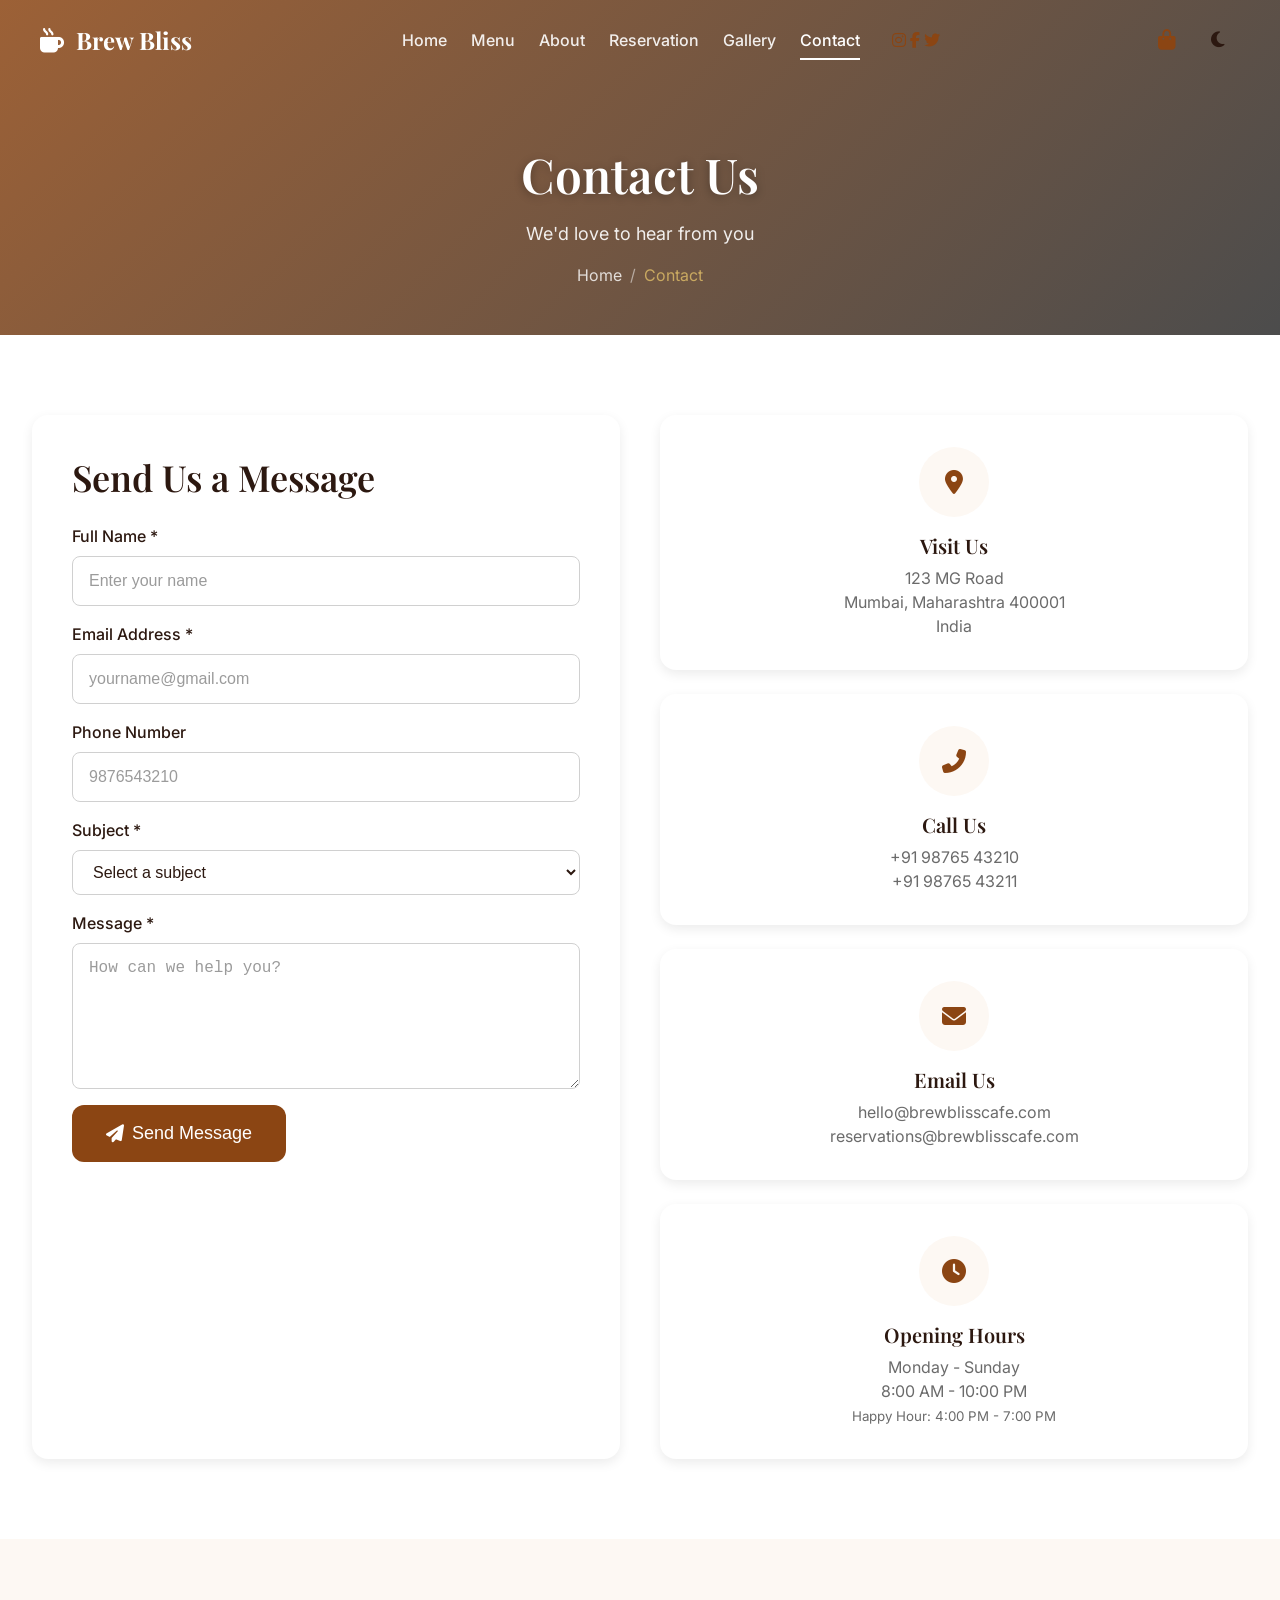
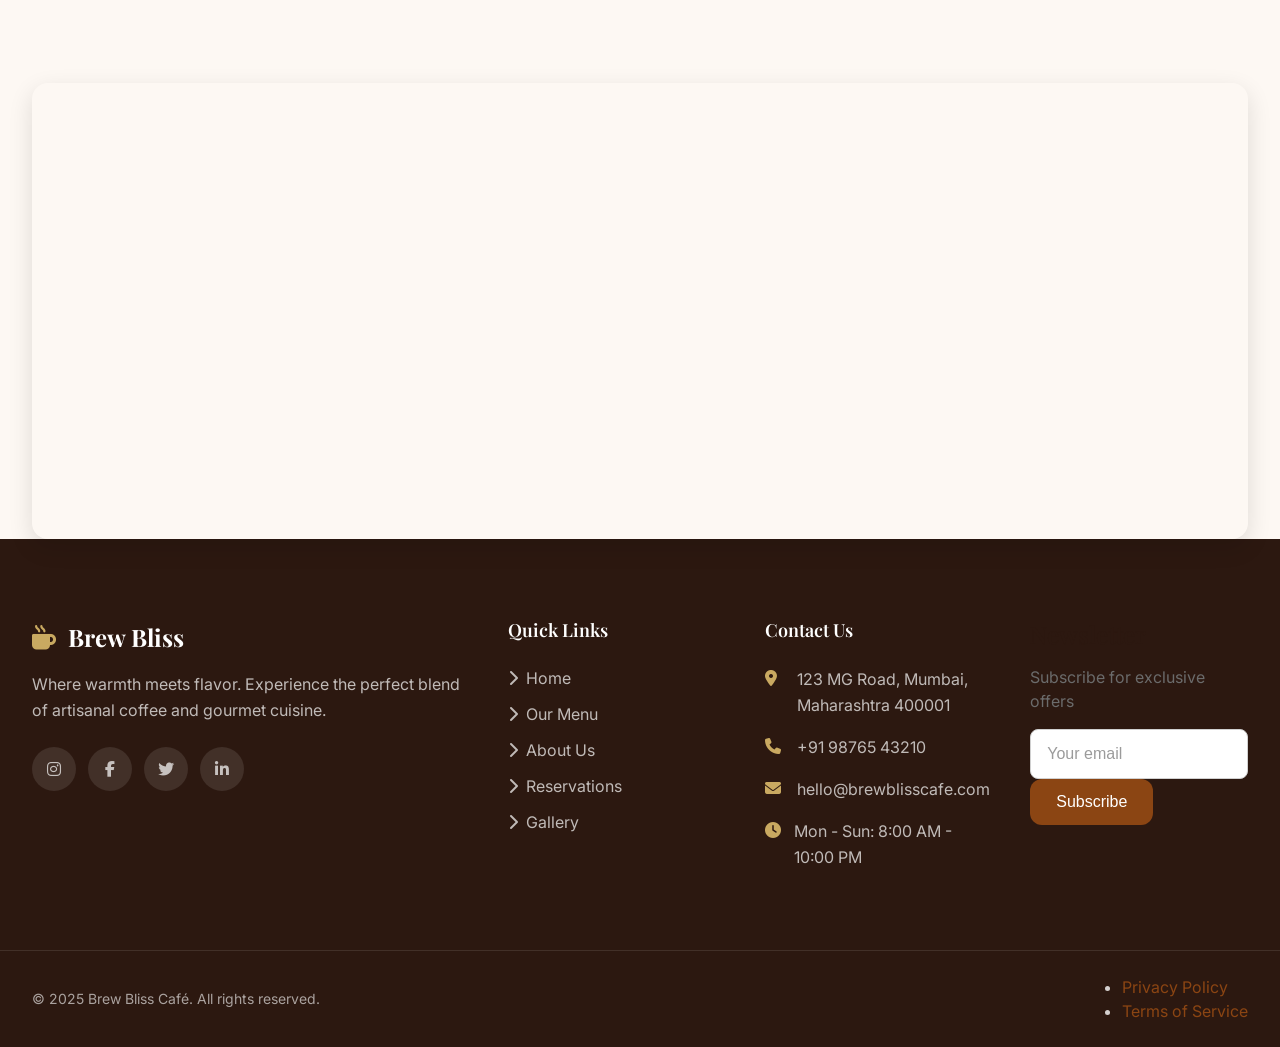
<file: contact.html>
<!DOCTYPE html>
<html lang="en">
<head>
    <meta charset="UTF-8">
    <meta name="viewport" content="width=device-width, initial-scale=1.0">
    <meta name="description" content="Get in touch with Brew Bliss Café. Find our location, contact information, and send us a message.">
    <meta name="theme-color" content="#8B4513">
    <title>Contact Us - Brew Bliss Café</title>
    
    <link rel="preconnect" href="https://fonts.googleapis.com">
    <link rel="preconnect" href="https://fonts.gstatic.com" crossorigin>
    <link href="https://fonts.googleapis.com/css2?family=Inter:wght@300;400;500;600;700&family=Playfair+Display:wght@400;500;600;700&display=swap" rel="stylesheet">
    <link rel="stylesheet" href="https://cdnjs.cloudflare.com/ajax/libs/font-awesome/6.4.0/css/all.min.css">
    <link href="https://unpkg.com/aos@2.3.1/dist/aos.css" rel="stylesheet">
    <link rel="stylesheet" href="assets/css/main.css">
</head>
<body>
    <!-- Header -->
    <header class="header">
        <div class="header-inner">
            <a href="index.html" class="header-logo">
                <i class="fas fa-mug-hot"></i>
                <span>Brew Bliss</span>
            </a>
            
            <nav class="header-nav">
                <ul class="nav-list">
                    <li class="nav-item"><a href="index.html" class="nav-link">Home</a></li>
                    <li class="nav-item"><a href="menu.html" class="nav-link">Menu</a></li>
                    <li class="nav-item"><a href="about.html" class="nav-link">About</a></li>
                    <li class="nav-item"><a href="reservation.html" class="nav-link">Reservation</a></li>
                    <li class="nav-item"><a href="gallery.html" class="nav-link">Gallery</a></li>
                    <li class="nav-item"><a href="contact.html" class="nav-link active">Contact</a></li>
                </ul>
                
                <div class="mobile-nav-footer d-lg-none">
                    <div class="mobile-social">
                        <a href="#" aria-label="Instagram"><i class="fab fa-instagram"></i></a>
                        <a href="#" aria-label="Facebook"><i class="fab fa-facebook-f"></i></a>
                        <a href="#" aria-label="Twitter"><i class="fab fa-twitter"></i></a>
                    </div>
                </div>
            </nav>
            
            <div class="header-actions">
                <a href="cart.html" class="cart-link" aria-label="View Cart">
                    <i class="fas fa-shopping-bag"></i>
                </a>
                
                <button class="dark-mode-toggle" aria-label="Toggle Dark Mode">
                    <i class="fas fa-moon icon-moon"></i>
                    <i class="fas fa-sun icon-sun"></i>
                </button>
                
                <button class="header-toggle d-lg-none" aria-label="Toggle Menu">
                    <span></span>
                    <span></span>
                    <span></span>
                </button>
            </div>
        </div>
    </header>

    <main>
        <!-- Page Header -->
        <section class="page-header">
            <div class="container">
                <h1 data-aos="fade-up">Contact Us</h1>
                <p data-aos="fade-up" data-aos-delay="100">We'd love to hear from you</p>
                <nav class="breadcrumb-wrapper" data-aos="fade-up" data-aos-delay="200">
                    <ul class="breadcrumb">
                        <li><a href="index.html">Home</a></li>
                        <li class="separator">/</li>
                        <li class="active">Contact</li>
                    </ul>
                </nav>
            </div>
        </section>

        <!-- Contact Section -->
        <section class="section contact-section bg-white">
            <div class="container">
                <div class="contact-grid">
                    <!-- Contact Form -->
                    <div class="contact-form-wrapper" data-aos="fade-right">
                        <h2 class="mb-6">Send Us a Message</h2>
                        
                        <form id="contactForm" data-validate>
                            <div class="form-group">
                                <label class="form-label" for="name">Full Name *</label>
                                <input type="text" id="name" name="name" class="form-control" placeholder="Enter your name" required>
                            </div>
                            
                            <div class="form-group">
                                <label class="form-label" for="email">Email Address *</label>
                                <input type="email" id="email" name="email" class="form-control" placeholder="yourname@gmail.com" required pattern="[a-z0-9._%+-]+@gmail\.com$" title="Please enter a valid Gmail address (example: yourname@gmail.com)">
                            </div>
                            
                            <div class="form-group">
                                <label class="form-label" for="phone">Phone Number</label>
                                <input type="tel" id="phone" name="phone" class="form-control" placeholder="9876543210" pattern="[0-9]{10}" maxlength="10" title="Please enter exactly 10 digits">
                            </div>
                            
                            <div class="form-group">
                                <label class="form-label" for="subject">Subject *</label>
                                <select id="subject" name="subject" class="form-control" required>
                                    <option value="">Select a subject</option>
                                    <option value="general">General Inquiry</option>
                                    <option value="reservation">Reservation Question</option>
                                    <option value="feedback">Feedback</option>
                                    <option value="catering">Catering</option>
                                    <option value="careers">Careers</option>
                                    <option value="other">Other</option>
                                </select>
                            </div>
                            
                            <div class="form-group">
                                <label class="form-label" for="message">Message *</label>
                                <textarea id="message" name="message" class="form-control" rows="5" placeholder="How can we help you?" required></textarea>
                            </div>
                            
                            <button type="submit" class="btn btn-primary btn-lg w-100">
                                <i class="fas fa-paper-plane"></i> Send Message
                            </button>
                        </form>
                    </div>
                    
                    <!-- Contact Info -->
                    <div class="contact-info-grid" data-aos="fade-left">
                        <div class="contact-card">
                            <div class="contact-icon">
                                <i class="fas fa-map-marker-alt"></i>
                            </div>
                            <h3 class="contact-title">Visit Us</h3>
                            <p class="contact-info">
                                123 MG Road<br>
                                Mumbai, Maharashtra 400001<br>
                                India
                            </p>
                        </div>
                        
                        <div class="contact-card">
                            <div class="contact-icon">
                                <i class="fas fa-phone-alt"></i>
                            </div>
                            <h3 class="contact-title">Call Us</h3>
                            <p class="contact-info">
                                <a href="tel:+919876543210">+91 98765 43210</a><br>
                                <a href="tel:+919876543211">+91 98765 43211</a>
                            </p>
                        </div>
                        
                        <div class="contact-card">
                            <div class="contact-icon">
                                <i class="fas fa-envelope"></i>
                            </div>
                            <h3 class="contact-title">Email Us</h3>
                            <p class="contact-info">
                                <a href="mailto:hello@brewblisscafe.com">hello@brewblisscafe.com</a><br>
                                <a href="mailto:reservations@brewblisscafe.com">reservations@brewblisscafe.com</a>
                            </p>
                        </div>
                        
                        <div class="contact-card">
                            <div class="contact-icon">
                                <i class="fas fa-clock"></i>
                            </div>
                            <h3 class="contact-title">Opening Hours</h3>
                            <p class="contact-info">
                                Monday - Sunday<br>
                                8:00 AM - 10:00 PM<br>
                                <small>Happy Hour: 4:00 PM - 7:00 PM</small>
                            </p>
                        </div>
                    </div>
                </div>
            </div>
        </section>

        <!-- Map Section -->
        <section class="section bg-cream" style="padding-bottom: 0;">
            <div class="container">
                <div class="map-wrapper" data-aos="fade-up">
                    <iframe 
                        src="https://www.google.com/maps/embed?pb=!1m18!1m12!1m3!1d3774.212543017447!2d72.82544731489697!3d18.92198478717646!2m3!1f0!2f0!3f0!3m2!1i1024!2i768!4f13.1!3m3!1m2!1s0x3be7d1c06fffffff%3A0x5a4a5c5c5c5c5c5c!2sMumbai!5e0!3m2!1sen!2sin!4v1234567890"
                        allowfullscreen="" 
                        loading="lazy" 
                        referrerpolicy="no-referrer-when-downgrade">
                    </iframe>
                </div>
            </div>
        </section>
    </main>

    <!-- Footer -->
    <footer class="footer">
        <div class="footer-top">
            <div class="container">
                <div class="footer-grid">
                    <div class="footer-brand">
                        <a href="index.html" class="footer-logo">
                            <i class="fas fa-mug-hot"></i>
                            <span>Brew Bliss</span>
                        </a>
                        <p class="footer-description">Where warmth meets flavor. Experience the perfect blend of artisanal coffee and gourmet cuisine.</p>
                        <div class="footer-social">
                            <a href="#" aria-label="Instagram"><i class="fab fa-instagram"></i></a>
                            <a href="#" aria-label="Facebook"><i class="fab fa-facebook-f"></i></a>
                            <a href="#" aria-label="Twitter"><i class="fab fa-twitter"></i></a>
                            <a href="#" aria-label="LinkedIn"><i class="fab fa-linkedin-in"></i></a>
                        </div>
                    </div>
                    
                    <div class="footer-links">
                        <h4>Quick Links</h4>
                        <ul>
                            <li><a href="index.html"><i class="fas fa-chevron-right"></i> Home</a></li>
                            <li><a href="menu.html"><i class="fas fa-chevron-right"></i> Our Menu</a></li>
                            <li><a href="about.html"><i class="fas fa-chevron-right"></i> About Us</a></li>
                            <li><a href="reservation.html"><i class="fas fa-chevron-right"></i> Reservations</a></li>
                            <li><a href="gallery.html"><i class="fas fa-chevron-right"></i> Gallery</a></li>
                        </ul>
                    </div>
                    
                    <div class="footer-contact">
                        <h4>Contact Us</h4>
                        <div class="contact-item">
                            <i class="fas fa-map-marker-alt"></i>
                            <span>123 MG Road, Mumbai,<br>Maharashtra 400001</span>
                        </div>
                        <div class="contact-item">
                            <i class="fas fa-phone"></i>
                            <a href="tel:+919876543210">+91 98765 43210</a>
                        </div>
                        <div class="contact-item">
                            <i class="fas fa-envelope"></i>
                            <a href="mailto:hello@brewblisscafe.com">hello@brewblisscafe.com</a>
                        </div>
                        <div class="contact-item">
                            <i class="fas fa-clock"></i>
                            <span>Mon - Sun: 8:00 AM - 10:00 PM</span>
                        </div>
                    </div>
                    
                    <div class="footer-newsletter">
                        <h4>Newsletter</h4>
                        <p>Subscribe for exclusive offers</p>
                        <form class="newsletter-form" onsubmit="event.preventDefault(); showToast('Thank you for subscribing!', 'success');">
                            <input type="email" class="form-control" placeholder="Your email" required>
                            <button type="submit" class="btn btn-primary">Subscribe</button>
                        </form>
                    </div>
                </div>
            </div>
        </div>
        
        <div class="footer-bottom">
            <div class="container">
                <div class="footer-bottom-inner">
                    <p class="footer-copyright">
                        &copy; 2025 Brew Bliss Café. All rights reserved.
                    </p>
                    <ul class="footer-bottom-links">
                        <li><a href="#">Privacy Policy</a></li>
                        <li><a href="#">Terms of Service</a></li>
                    </ul>
                </div>
            </div>
        </div>
    </footer>

    <button class="back-to-top" aria-label="Back to top">
        <i class="fas fa-chevron-up"></i>
    </button>

    <script src="https://unpkg.com/aos@2.3.1/dist/aos.js"></script>
    <script src="assets/js/main.js"></script>
    <script src="assets/js/dark-mode.js"></script>
    <script src="assets/js/menu-cart-integrated.js"></script>
    <script src="assets/js/forms.js"></script>
</body>
</html>
</file>
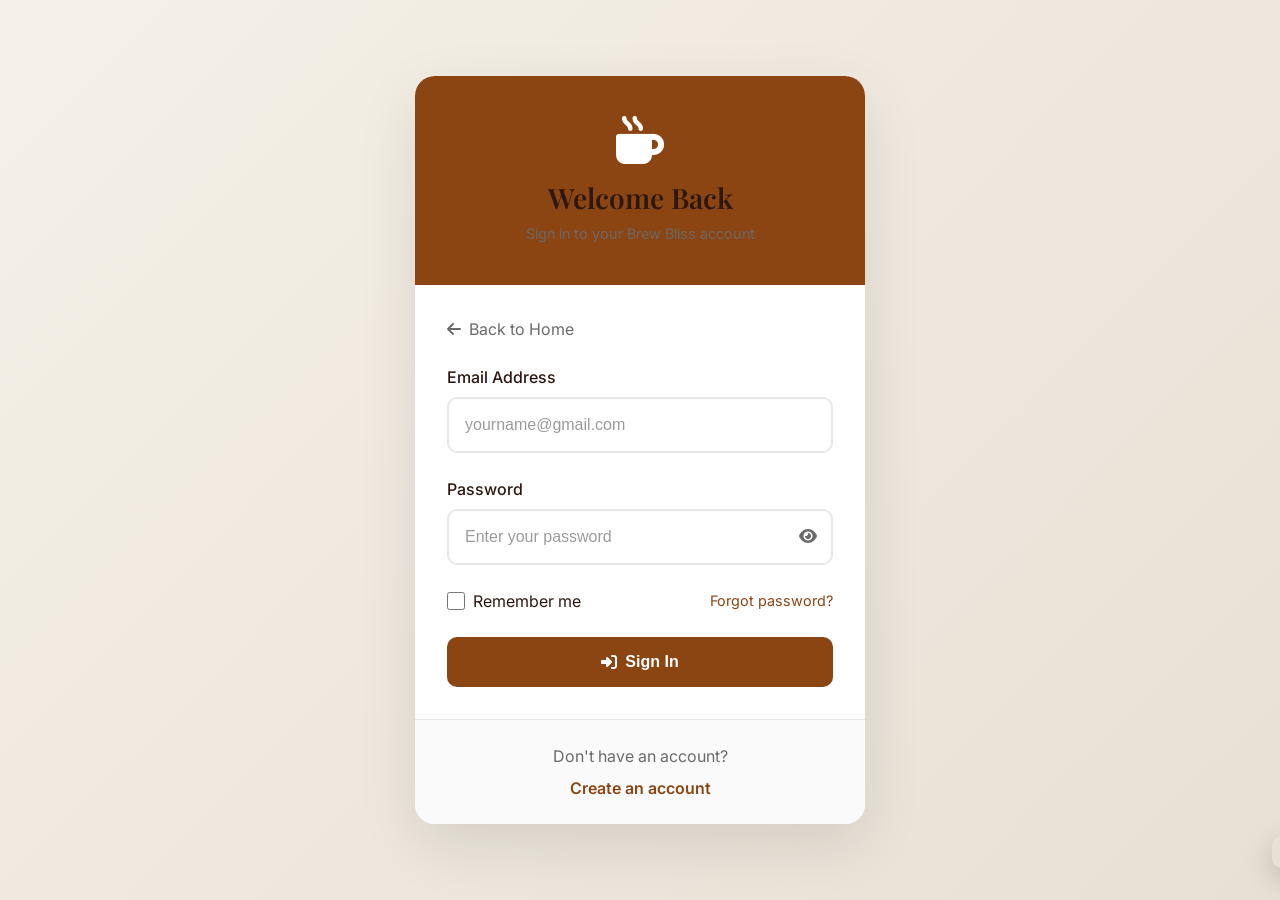
<file: login.html>
<!DOCTYPE html>
<html lang="en">
<head>
    <meta charset="UTF-8">
    <meta name="viewport" content="width=device-width, initial-scale=1.0">
    <meta name="description" content="Login to your Brew Bliss Café account to order delicious food and manage your orders.">
    <meta name="theme-color" content="#8B4513">
    <title>Login - Brew Bliss Café</title>
    
    <link rel="preconnect" href="https://fonts.googleapis.com">
    <link rel="preconnect" href="https://fonts.gstatic.com" crossorigin>
    <link href="https://fonts.googleapis.com/css2?family=Inter:wght@300;400;500;600;700&family=Playfair+Display:wght@400;500;600;700&display=swap" rel="stylesheet">
    <link rel="stylesheet" href="https://cdnjs.cloudflare.com/ajax/libs/font-awesome/6.4.0/css/all.min.css">
    <link href="https://unpkg.com/aos@2.3.1/dist/aos.css" rel="stylesheet">
    <link rel="stylesheet" href="assets/css/main.css">
    
    <style>
        .auth-section {
            min-height: 100vh;
            display: flex;
            align-items: center;
            justify-content: center;
            padding: 2rem;
            background: linear-gradient(135deg, #f5f0e8 0%, #e8e0d5 100%);
        }
        
        .auth-container {
            width: 100%;
            max-width: 450px;
            background: white;
            border-radius: 20px;
            box-shadow: 0 20px 60px rgba(0,0,0,0.1);
            overflow: hidden;
        }
        
        .auth-header {
            background: var(--primary);
            color: white;
            padding: 2.5rem 2rem;
            text-align: center;
        }
        
        .auth-header i {
            font-size: 3rem;
            margin-bottom: 1rem;
        }
        
        .auth-header h1 {
            font-family: var(--font-heading);
            font-size: 1.75rem;
            margin-bottom: 0.5rem;
        }
        
        .auth-header p {
            opacity: 0.9;
            font-size: 0.9rem;
        }
        
        .auth-body {
            padding: 2rem;
        }
        
        .form-group {
            margin-bottom: 1.5rem;
        }
        
        .form-label {
            display: block;
            font-weight: 500;
            margin-bottom: 0.5rem;
            color: var(--text-dark);
        }
        
        .form-control {
            width: 100%;
            padding: 0.875rem 1rem;
            border: 2px solid var(--border-light);
            border-radius: 10px;
            font-size: 1rem;
            transition: all 0.3s ease;
        }
        
        .form-control:focus {
            outline: none;
            border-color: var(--primary);
        }
        
        .form-control.error {
            border-color: #dc3545;
        }
        
        .error-message {
            color: #dc3545;
            font-size: 0.875rem;
            margin-top: 0.25rem;
            display: none;
        }
        
        .error-message.show {
            display: block;
        }
        
        .btn-auth {
            width: 100%;
            padding: 1rem;
            background: var(--primary);
            color: white;
            border: none;
            border-radius: 10px;
            font-size: 1rem;
            font-weight: 600;
            cursor: pointer;
            transition: all 0.3s ease;
            display: flex;
            align-items: center;
            justify-content: center;
            gap: 0.5rem;
        }
        
        .btn-auth:hover {
            background: var(--primary-dark);
            transform: translateY(-2px);
        }
        
        .btn-auth:disabled {
            opacity: 0.7;
            cursor: not-allowed;
            transform: none;
        }
        
        .auth-footer {
            text-align: center;
            padding: 1.5rem 2rem;
            background: var(--bg-light);
            border-top: 1px solid var(--border-light);
        }
        
        .auth-footer p {
            color: var(--text-light);
            margin-bottom: 0.5rem;
        }
        
        .auth-footer a {
            color: var(--primary);
            font-weight: 600;
            text-decoration: none;
        }
        
        .auth-footer a:hover {
            text-decoration: underline;
        }
        
        .back-link {
            display: inline-flex;
            align-items: center;
            gap: 0.5rem;
            color: var(--text-light);
            text-decoration: none;
            margin-bottom: 1.5rem;
            transition: color 0.3s ease;
        }
        
        .back-link:hover {
            color: var(--primary);
        }
        
        .password-wrapper {
            position: relative;
        }
        
        .password-toggle {
            position: absolute;
            right: 1rem;
            top: 50%;
            transform: translateY(-50%);
            background: none;
            border: none;
            color: var(--text-light);
            cursor: pointer;
            font-size: 1rem;
        }
        
        .password-toggle:hover {
            color: var(--primary);
        }
        
        .remember-forgot {
            display: flex;
            justify-content: space-between;
            align-items: center;
            margin-bottom: 1.5rem;
        }
        
        .remember-me {
            display: flex;
            align-items: center;
            gap: 0.5rem;
            cursor: pointer;
        }
        
        .remember-me input {
            width: 18px;
            height: 18px;
            accent-color: var(--primary);
        }
        
        .forgot-password {
            color: var(--primary);
            text-decoration: none;
            font-size: 0.9rem;
        }
        
        .forgot-password:hover {
            text-decoration: underline;
        }
        
        .toast {
            position: fixed;
            bottom: 2rem;
            right: 2rem;
            padding: 1rem 1.5rem;
            border-radius: 10px;
            color: white;
            font-weight: 500;
            box-shadow: 0 10px 30px rgba(0,0,0,0.2);
            transform: translateX(150%);
            transition: transform 0.3s ease;
            z-index: 9999;
        }
        
        .toast.show {
            transform: translateX(0);
        }
        
        .toast.success { background: #28a745; }
        .toast.error { background: #dc3545; }
    </style>
</head>
<body>
    <section class="auth-section">
        <div class="auth-container" data-aos="fade-up">
            <div class="auth-header">
                <i class="fas fa-mug-hot"></i>
                <h1>Welcome Back</h1>
                <p>Sign in to your Brew Bliss account</p>
            </div>
            
            <div class="auth-body">
                <a href="index.html" class="back-link">
                    <i class="fas fa-arrow-left"></i> Back to Home
                </a>
                
                <form id="loginForm">
                    <div class="form-group">
                        <label class="form-label" for="email">Email Address</label>
                        <input type="email" id="email" class="form-control" placeholder="yourname@gmail.com" required>
                        <span class="error-message" id="emailError">Please enter a valid email</span>
                    </div>
                    
                    <div class="form-group">
                        <label class="form-label" for="password">Password</label>
                        <div class="password-wrapper">
                            <input type="password" id="password" class="form-control" placeholder="Enter your password" required minlength="6">
                            <button type="button" class="password-toggle" onclick="togglePassword()" aria-label="Toggle password visibility">
                                <i class="fas fa-eye" id="toggleIcon"></i>
                            </button>
                        </div>
                        <span class="error-message" id="passwordError">Password must be at least 6 characters</span>
                    </div>
                    
                    <div class="remember-forgot">
                        <label class="remember-me">
                            <input type="checkbox" id="rememberMe">
                            <span>Remember me</span>
                        </label>
                        <a href="#" class="forgot-password" onclick="showForgotPassword()">Forgot password?</a>
                    </div>
                    
                    <button type="submit" class="btn-auth" id="loginBtn">
                        <i class="fas fa-sign-in-alt"></i> Sign In
                    </button>
                </form>
            </div>
            
            <div class="auth-footer">
                <p>Don't have an account?</p>
                <a href="register.html">Create an account</a>
            </div>
        </div>
    </section>
    
    <div class="toast" id="toast"></div>

    <script src="https://unpkg.com/aos@2.3.1/dist/aos.js"></script>
    <script>
        // Initialize AOS
        AOS.init({ duration: 800, once: true });
        
        // Check if already logged in
        if (localStorage.getItem('cafe-user') || sessionStorage.getItem('cafe-user')) {
            window.location.href = 'index.html';
        }
        
        // Toggle password visibility
        function togglePassword() {
            const passwordInput = document.getElementById('password');
            const toggleIcon = document.getElementById('toggleIcon');
            
            if (passwordInput.type === 'password') {
                passwordInput.type = 'text';
                toggleIcon.classList.remove('fa-eye');
                toggleIcon.classList.add('fa-eye-slash');
            } else {
                passwordInput.type = 'password';
                toggleIcon.classList.remove('fa-eye-slash');
                toggleIcon.classList.add('fa-eye');
            }
        }
        
        // Show toast notification
        function showToast(message, type = 'success') {
            const toast = document.getElementById('toast');
            toast.textContent = message;
            toast.className = `toast ${type} show`;
            
            setTimeout(() => {
                toast.classList.remove('show');
            }, 3000);
        }
        
        // Show forgot password message
        function showForgotPassword() {
            showToast('Please contact support to reset your password', 'error');
        }
        
        // Handle login form submission
        document.getElementById('loginForm').addEventListener('submit', function(e) {
            e.preventDefault();
            
            const email = document.getElementById('email').value.trim();
            const password = document.getElementById('password').value;
            const rememberMe = document.getElementById('rememberMe').checked;
            const loginBtn = document.getElementById('loginBtn');
            
            // Reset errors
            document.querySelectorAll('.form-control').forEach(el => el.classList.remove('error'));
            document.querySelectorAll('.error-message').forEach(el => el.classList.remove('show'));
            
            // Validate email
            if (!email || !email.includes('@')) {
                document.getElementById('email').classList.add('error');
                document.getElementById('emailError').classList.add('show');
                return;
            }
            
            // Validate password
            if (!password || password.length < 6) {
                document.getElementById('password').classList.add('error');
                document.getElementById('passwordError').classList.add('show');
                return;
            }
            
            // Check if user exists
            const users = JSON.parse(localStorage.getItem('cafe-users') || '[]');
            
            // Check if any users exist in system
            if (users.length === 0) {
                showToast('No accounts found. Please register first!', 'error');
                setTimeout(() => {
                    window.location.href = 'register.html';
                }, 2000);
                return;
            }
            
            const user = users.find(u => u.email === email && u.password === password);
            
            if (!user) {
                // Check if email exists with wrong password
                const emailExists = users.find(u => u.email === email);
                if (emailExists) {
                    showToast('Incorrect password. Please try again.', 'error');
                } else {
                    showToast('Email not found. Please register first.', 'error');
                }
                return;
            }
            
            // Login successful
            const sessionData = {
                email: user.email,
                name: user.name,
                loginTime: new Date().toISOString()
            };
            
            if (rememberMe) {
                localStorage.setItem('cafe-user', JSON.stringify(sessionData));
            } else {
                sessionStorage.setItem('cafe-user', JSON.stringify(sessionData));
            }
            
            showToast('Login successful! Redirecting...', 'success');
            
            // Redirect to intended page or home
            const redirectUrl = sessionStorage.getItem('redirectAfterLogin') || 'index.html';
            sessionStorage.removeItem('redirectAfterLogin');
            
            setTimeout(() => {
                window.location.href = redirectUrl;
            }, 1500);
        });
    </script>
</body>
</html>
</file>
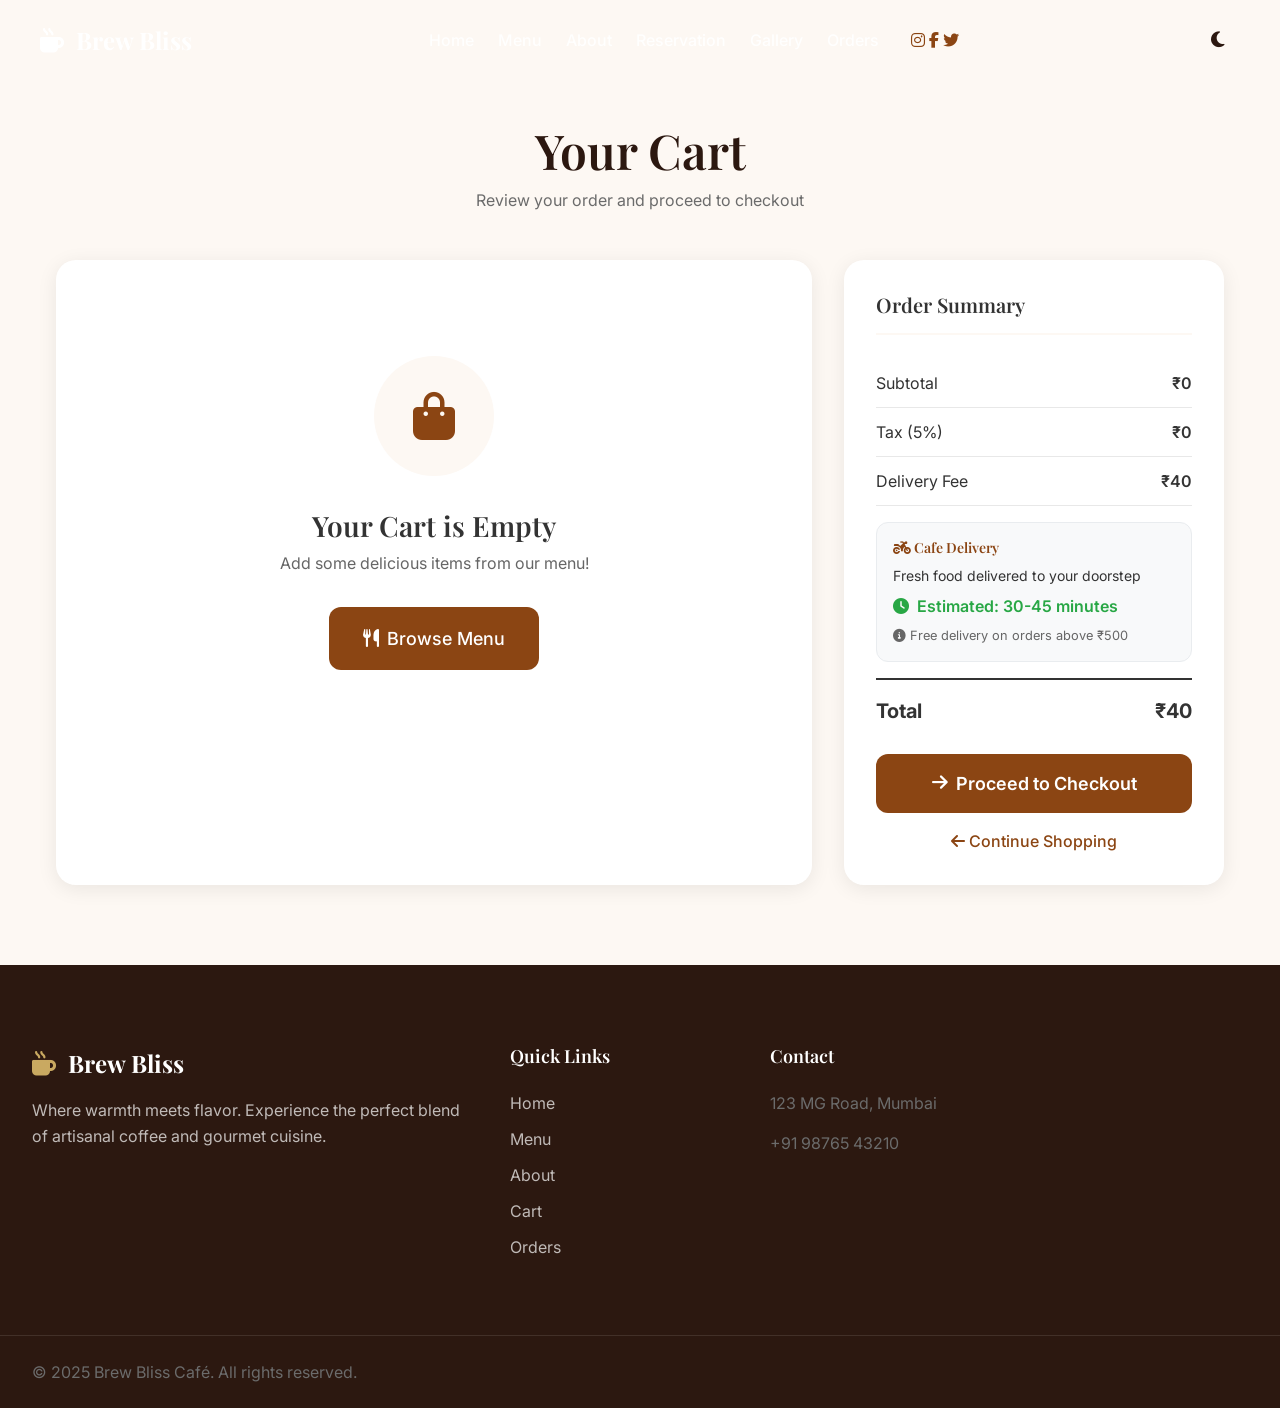
<file: order-confirmation.html>
<!DOCTYPE html>
<html lang="en">
<head>
    <meta charset="UTF-8">
    <meta name="viewport" content="width=device-width, initial-scale=1.0">
    <meta name="description" content="Order Confirmed - Brew Bliss Café">
    <meta name="theme-color" content="#8B4513">
    <title>Order Confirmed - Brew Bliss Café</title>
    
    <link rel="preconnect" href="https://fonts.googleapis.com">
    <link rel="preconnect" href="https://fonts.gstatic.com" crossorigin>
    <link href="https://fonts.googleapis.com/css2?family=Inter:wght@300;400;500;600;700&family=Playfair+Display:wght@400;500;600;700&display=swap" rel="stylesheet">
    <link rel="stylesheet" href="https://cdnjs.cloudflare.com/ajax/libs/font-awesome/6.4.0/css/all.min.css">
    <link href="https://unpkg.com/aos@2.3.1/dist/aos.css" rel="stylesheet">
    <link rel="stylesheet" href="assets/css/main.css">
    
    <style>
        .confirmation-page {
            padding: 120px 0 80px;
            background: var(--bg-cream);
            min-height: 100vh;
        }
        
        .confirmation-container {
            max-width: 900px;
            margin: 0 auto;
            padding: 0 1rem;
        }
        
        /* Success Header */
        .success-header {
            text-align: center;
            margin-bottom: 3rem;
        }
        
        .success-icon {
            width: 100px;
            height: 100px;
            background: linear-gradient(135deg, #28a745, #20c997);
            border-radius: 50%;
            display: flex;
            align-items: center;
            justify-content: center;
            margin: 0 auto 1.5rem;
            animation: scaleIn 0.5s ease;
        }
        
        .success-icon i {
            font-size: 3rem;
            color: white;
        }
        
        @keyframes scaleIn {
            from { transform: scale(0); }
            to { transform: scale(1); }
        }
        
        .success-header h1 {
            font-size: 2.5rem;
            color: var(--text-dark);
            margin-bottom: 0.5rem;
        }
        
        .success-header p {
            color: var(--text-light);
            font-size: 1.125rem;
        }
        
        .order-id-display {
            display: inline-block;
            background: var(--primary);
            color: white;
            padding: 0.75rem 1.5rem;
            border-radius: 50px;
            font-weight: 600;
            margin-top: 1rem;
        }
        
        /* Cards */
        .confirmation-card {
            background: white;
            border-radius: 20px;
            padding: 2rem;
            margin-bottom: 1.5rem;
            box-shadow: 0 4px 20px rgba(0,0,0,0.08);
        }
        
        .card-title {
            font-size: 1.25rem;
            margin-bottom: 1.5rem;
            padding-bottom: 0.75rem;
            border-bottom: 2px solid var(--bg-cream);
            display: flex;
            align-items: center;
            gap: 0.75rem;
        }
        
        .card-title i {
            color: var(--primary);
        }
        
        /* Customer Details */
        .detail-row {
            display: flex;
            padding: 0.75rem 0;
            border-bottom: 1px solid var(--border-light);
        }
        
        .detail-row:last-child {
            border-bottom: none;
        }
        
        .detail-label {
            width: 150px;
            color: var(--text-light);
            font-weight: 500;
        }
        
        .detail-value {
            flex: 1;
            color: var(--text-dark);
            font-weight: 600;
        }
        
        /* Delivery Person Card */
        .delivery-person {
            display: flex;
            align-items: center;
            gap: 1.5rem;
            background: linear-gradient(135deg, rgba(139, 69, 19, 0.05), rgba(212, 165, 116, 0.1));
            padding: 1.5rem;
            border-radius: 16px;
            margin-top: 1rem;
        }
        
        .delivery-person-img {
            width: 80px;
            height: 80px;
            border-radius: 50%;
            object-fit: cover;
            border: 3px solid var(--primary);
        }
        
        .delivery-person-info h4 {
            margin: 0 0 0.5rem;
            font-size: 1.125rem;
        }
        
        .delivery-person-info p {
            margin: 0 0 0.25rem;
            color: var(--text-light);
            font-size: 0.9375rem;
        }
        
        .delivery-badge {
            display: inline-flex;
            align-items: center;
            gap: 0.5rem;
            background: var(--success);
            color: white;
            padding: 0.375rem 0.875rem;
            border-radius: 20px;
            font-size: 0.75rem;
            font-weight: 600;
            margin-top: 0.5rem;
        }
        
        /* Order Items */
        .order-item {
            display: flex;
            gap: 1rem;
            padding: 1rem 0;
            border-bottom: 1px solid var(--border-light);
        }
        
        .order-item:last-child {
            border-bottom: none;
        }
        
        .order-item img {
            width: 80px;
            height: 80px;
            border-radius: 12px;
            object-fit: cover;
        }
        
        .order-item-details {
            flex: 1;
        }
        
        .order-item-details h4 {
            margin: 0 0 0.25rem;
            font-size: 1rem;
        }
        
        .order-item-details p {
            margin: 0;
            color: var(--text-light);
            font-size: 0.875rem;
        }
        
        .order-item-price {
            text-align: right;
        }
        
        .order-item-price .price {
            font-size: 1.125rem;
            font-weight: 700;
            color: var(--primary);
        }
        
        .order-item-price .qty {
            font-size: 0.875rem;
            color: var(--text-light);
        }
        
        /* Summary */
        .summary-row {
            display: flex;
            justify-content: space-between;
            padding: 0.75rem 0;
            border-bottom: 1px solid var(--border-light);
        }
        
        .summary-row.total {
            border-bottom: none;
            border-top: 2px solid var(--text-dark);
            margin-top: 0.5rem;
            padding-top: 1rem;
            font-size: 1.25rem;
            font-weight: 700;
        }
        
        /* Payment Method */
        .payment-display {
            display: flex;
            align-items: center;
            gap: 1rem;
            padding: 1rem;
            background: var(--bg-cream);
            border-radius: 12px;
        }
        
        .payment-icon {
            width: 48px;
            height: 48px;
            background: white;
            border-radius: 10px;
            display: flex;
            align-items: center;
            justify-content: center;
            font-size: 1.5rem;
            color: var(--primary);
        }
        
        .payment-info h4 {
            margin: 0 0 0.25rem;
        }
        
        .payment-info p {
            margin: 0;
            color: var(--text-light);
            font-size: 0.875rem;
        }
        
        /* Delivery Time */
        .delivery-time-display {
            text-align: center;
            padding: 1.5rem;
            background: linear-gradient(135deg, var(--primary), var(--primary-dark));
            border-radius: 16px;
            color: white;
            margin-top: 1rem;
        }
        
        .delivery-time-display i {
            font-size: 2rem;
            margin-bottom: 0.5rem;
        }
        
        .delivery-time-display h4 {
            margin: 0 0 0.25rem;
            font-size: 1.125rem;
        }
        
        .delivery-time-display p {
            margin: 0;
            font-size: 1.5rem;
            font-weight: 700;
        }
        
        /* Action Buttons */
        .action-buttons {
            display: flex;
            gap: 1rem;
            justify-content: center;
            margin-top: 2rem;
        }
        
        .btn-primary {
            background: var(--primary);
            color: white;
            border: none;
            padding: 1rem 2rem;
            border-radius: 12px;
            font-size: 1rem;
            font-weight: 600;
            cursor: pointer;
            text-decoration: none;
            display: inline-flex;
            align-items: center;
            gap: 0.5rem;
            transition: all 0.3s ease;
        }
        
        .btn-primary:hover {
            background: var(--primary-dark);
            transform: translateY(-2px);
        }
        
        .btn-outline {
            background: transparent;
            color: var(--primary);
            border: 2px solid var(--primary);
            padding: 1rem 2rem;
            border-radius: 12px;
            font-size: 1rem;
            font-weight: 600;
            cursor: pointer;
            text-decoration: none;
            display: inline-flex;
            align-items: center;
            gap: 0.5rem;
            transition: all 0.3s ease;
        }
        
        .btn-outline:hover {
            background: var(--primary);
            color: white;
        }
        
        /* Grid Layout */
        .confirmation-grid {
            display: grid;
            grid-template-columns: 1fr 1fr;
            gap: 1.5rem;
        }
        
        @media (max-width: 768px) {
            .confirmation-grid {
                grid-template-columns: 1fr;
            }
            
            .delivery-person {
                flex-direction: column;
                text-align: center;
            }
            
            .detail-row {
                flex-direction: column;
            }
            
            .detail-label {
                width: 100%;
                margin-bottom: 0.25rem;
            }
        }
    </style>
</head>
<body>
    <!-- Header -->
    <header class="header">
        <div class="header-inner">
            <a href="index.html" class="header-logo">
                <i class="fas fa-mug-hot"></i>
                <span>Brew Bliss</span>
            </a>
            
            <nav class="header-nav">
                <ul class="nav-list">
                    <li class="nav-item"><a href="index.html" class="nav-link">Home</a></li>
                    <li class="nav-item"><a href="menu.html" class="nav-link">Menu</a></li>
                    <li class="nav-item"><a href="about.html" class="nav-link">About</a></li>
                    <li class="nav-item"><a href="reservation.html" class="nav-link">Reservation</a></li>
                    <li class="nav-item"><a href="gallery.html" class="nav-link">Gallery</a></li>
                    <li class="nav-item"><a href="order-history.html" class="nav-link">Orders</a></li>
                </ul>
                
                <div class="mobile-nav-footer d-lg-none">
                    <div class="mobile-social">
                        <a href="#" aria-label="Instagram"><i class="fab fa-instagram"></i></a>
                        <a href="#" aria-label="Facebook"><i class="fab fa-facebook-f"></i></a>
                        <a href="#" aria-label="Twitter"><i class="fab fa-twitter"></i></a>
                    </div>
                </div>
            </nav>
            
            <div class="header-actions">
                <a href="cart.html" class="cart-link" aria-label="View Cart">
                    <i class="fas fa-shopping-bag"></i>
                </a>
                
                <button class="dark-mode-toggle" aria-label="Toggle Dark Mode">
                    <i class="fas fa-moon icon-moon"></i>
                    <i class="fas fa-sun icon-sun"></i>
                </button>
                
                <button class="header-toggle d-lg-none" aria-label="Toggle Menu">
                    <span></span>
                    <span></span>
                    <span></span>
                </button>
            </div>
        </div>
    </header>

    <!-- Confirmation Page -->
    <main class="confirmation-page">
        <div class="confirmation-container">
            <!-- Success Header -->
            <div class="success-header" data-aos="fade-up">
                <div class="success-icon">
                    <i class="fas fa-check"></i>
                </div>
                <h1>Order Placed Successfully!</h1>
                <p>Thank you for your order. We're preparing your delicious food.</p>
                <div class="order-id-display" id="order-id">Order #ORD-123456</div>
            </div>

            <div class="confirmation-grid">
                <!-- Left Column -->
                <div data-aos="fade-up" data-aos-delay="100">
                    <!-- Customer Details -->
                    <div class="confirmation-card">
                        <h3 class="card-title"><i class="fas fa-user"></i> Customer Details</h3>
                        <div class="detail-row">
                            <span class="detail-label">Name</span>
                            <span class="detail-value" id="customer-name">-</span>
                        </div>
                        <div class="detail-row">
                            <span class="detail-label">Email</span>
                            <span class="detail-value" id="customer-email">-</span>
                        </div>
                        <div class="detail-row">
                            <span class="detail-label">Phone</span>
                            <span class="detail-value" id="customer-phone">-</span>
                        </div>
                        <div class="detail-row">
                            <span class="detail-label">Address</span>
                            <span class="detail-value" id="customer-address">-</span>
                        </div>
                    </div>

                    <!-- Delivery Person -->
                    <div class="confirmation-card">
                        <h3 class="card-title"><i class="fas fa-motorcycle"></i> Your Delivery Partner</h3>
                        <div class="delivery-person">
                            <img src="" alt="Delivery Person" class="delivery-person-img" id="delivery-img">
                            <div class="delivery-person-info">
                                <h4 id="delivery-name">-</h4>
                                <p id="delivery-phone">-</p>
                                <p>Rating: <i class="fas fa-star" style="color: #ffc107;"></i> 4.9</p>
                                <span class="delivery-badge">
                                    <i class="fas fa-shield-alt"></i> Verified Partner
                                </span>
                            </div>
                        </div>
                        <div class="delivery-time-display">
                            <i class="fas fa-clock"></i>
                            <h4>Estimated Delivery Time</h4>
                            <p id="delivery-time">30-45 minutes</p>
                        </div>
                    </div>
                </div>

                <!-- Right Column -->
                <div data-aos="fade-up" data-aos-delay="200">
                    <!-- Order Items -->
                    <div class="confirmation-card">
                        <h3 class="card-title"><i class="fas fa-utensils"></i> Order Details</h3>
                        <div id="order-items">
                            <!-- Items will be loaded here -->
                        </div>
                        
                        <div style="margin-top: 1rem; padding-top: 1rem; border-top: 1px solid var(--border-light);">
                            <div class="summary-row">
                                <span>Subtotal</span>
                                <span id="summary-subtotal">₹0</span>
                            </div>
                            <div class="summary-row">
                                <span>Tax (5%)</span>
                                <span id="summary-tax">₹0</span>
                            </div>
                            <div class="summary-row">
                                <span>Delivery</span>
                                <span id="summary-delivery">₹0</span>
                            </div>
                            <div class="summary-row total">
                                <span>Total</span>
                                <span id="summary-total">₹0</span>
                            </div>
                        </div>
                    </div>

                    <!-- Payment Method -->
                    <div class="confirmation-card">
                        <h3 class="card-title"><i class="fas fa-credit-card"></i> Payment Method</h3>
                        <div class="payment-display" id="payment-display">
                            <!-- Payment info will be loaded here -->
                        </div>
                    </div>
                </div>
            </div>

            <!-- Action Buttons -->
            <div class="action-buttons" data-aos="fade-up" data-aos-delay="300">
                <a href="order-history.html" class="btn-primary">
                    <i class="fas fa-history"></i> View Order History
                </a>
                <a href="menu.html" class="btn-outline">
                    <i class="fas fa-utensils"></i> Order More
                </a>
            </div>
        </div>
    </main>

    <!-- Footer -->
    <footer class="footer">
        <div class="footer-top">
            <div class="container">
                <div class="footer-grid">
                    <div class="footer-brand">
                        <a href="index.html" class="footer-logo">
                            <i class="fas fa-mug-hot"></i>
                            <span>Brew Bliss</span>
                        </a>
                        <p class="footer-description">Where warmth meets flavor.</p>
                    </div>
                    <div class="footer-links">
                        <h4>Quick Links</h4>
                        <ul>
                            <li><a href="index.html">Home</a></li>
                            <li><a href="menu.html">Menu</a></li>
                            <li><a href="cart.html">Cart</a></li>
                            <li><a href="order-history.html">Orders</a></li>
                        </ul>
                    </div>
                </div>
            </div>
        </div>
        <div class="footer-bottom">
            <div class="container">
                <p>&copy; 2025 Brew Bliss Café. All rights reserved.</p>
            </div>
        </div>
    </footer>

    <script src="https://unpkg.com/aos@2.3.1/dist/aos.js"></script>
    <script src="assets/js/main.js"></script>
    <script src="assets/js/dark-mode.js"></script>
    
    <script>
        // Initialize AOS
        AOS.init({ duration: 800, once: true });

        // Configuration
        const CONFIG = {
            ordersKey: 'cafe-orders',
            cartKey: 'cafe-cart-v2'
        };

        // Delivery persons data
        const deliveryPersons = [
            { name: 'Rahul Kumar', phone: '+91 98765 12345', image: 'https://images.unsplash.com/photo-1507003211169-0a1dd7228f2d?w=200&h=200&fit=crop' },
            { name: 'Amit Singh', phone: '+91 98765 67890', image: 'https://images.unsplash.com/photo-1500648767791-00dcc994a43e?w=200&h=200&fit=crop' },
            { name: 'Vikram Patel', phone: '+91 98765 11111', image: 'https://images.unsplash.com/photo-1472099645785-5658abf4ff4e?w=200&h=200&fit=crop' },
            { name: 'Suresh Yadav', phone: '+91 98765 22222', image: 'https://images.unsplash.com/photo-1519345182560-3f2917c472ef?w=200&h=200&fit=crop' }
        ];

        // Load order data on page load
        document.addEventListener('DOMContentLoaded', function() {
            const orderData = JSON.parse(sessionStorage.getItem('currentOrder'));
            
            if (!orderData) {
                window.location.href = 'cart.html';
                return;
            }

            // Generate order ID
            const orderId = 'ORD-' + Date.now().toString().slice(-6);
            document.getElementById('order-id').textContent = 'Order #' + orderId;

            // Select random delivery person
            const deliveryPerson = deliveryPersons[Math.floor(Math.random() * deliveryPersons.length)];
            
            // Set delivery time
            const now = new Date();
            const deliveryTime = new Date(now.getTime() + 40 * 60000);
            const timeString = deliveryTime.toLocaleTimeString('en-IN', { hour: '2-digit', minute: '2-digit' });

            // Fill in customer details
            document.getElementById('customer-name').textContent = orderData.customer.firstName + ' ' + orderData.customer.lastName;
            document.getElementById('customer-email').textContent = orderData.customer.email;
            document.getElementById('customer-phone').textContent = orderData.customer.phone;
            document.getElementById('customer-address').textContent = 
                orderData.customer.address + ', ' + orderData.customer.city + ' - ' + orderData.customer.pincode;

            // Fill in delivery person details
            document.getElementById('delivery-name').textContent = deliveryPerson.name;
            document.getElementById('delivery-phone').textContent = deliveryPerson.phone;
            document.getElementById('delivery-img').src = deliveryPerson.image;
            document.getElementById('delivery-time').textContent = timeString + ' (' + timeString + ')';

            // Fill in order items
            const itemsContainer = document.getElementById('order-items');
            itemsContainer.innerHTML = orderData.items.map(item => `
                <div class="order-item">
                    <img src="${item.image}" alt="${item.name}" onerror="this.src='https://via.placeholder.com/80'">
                    <div class="order-item-details">
                        <h4>${item.name}</h4>
                        <p>${item.category}</p>
                    </div>
                    <div class="order-item-price">
                        <div class="price">₹${(item.price * item.quantity).toFixed(0)}</div>
                        <div class="qty">Qty: ${item.quantity}</div>
                    </div>
                </div>
            `).join('');

            // Fill in summary
            document.getElementById('summary-subtotal').textContent = '₹' + Math.round(orderData.totals.subtotal).toLocaleString('en-IN');
            document.getElementById('summary-tax').textContent = '₹' + Math.round(orderData.totals.tax).toLocaleString('en-IN');
            document.getElementById('summary-delivery').textContent = orderData.totals.delivery === 0 ? 'FREE' : '₹' + Math.round(orderData.totals.delivery).toLocaleString('en-IN');
            document.getElementById('summary-total').textContent = '₹' + Math.round(orderData.totals.total).toLocaleString('en-IN');

            // Fill in payment method
            const paymentDisplay = document.getElementById('payment-display');
            if (orderData.payment === 'card') {
                paymentDisplay.innerHTML = `
                    <div class="payment-icon">
                        <i class="fas fa-credit-card"></i>
                    </div>
                    <div class="payment-info">
                        <h4>Credit/Debit Card</h4>
                        <p>Payment completed successfully</p>
                    </div>
                `;
            } else {
                paymentDisplay.innerHTML = `
                    <div class="payment-icon">
                        <i class="fas fa-money-bill-wave"></i>
                    </div>
                    <div class="payment-info">
                        <h4>Cash on Delivery</h4>
                        <p>Pay ₹${Math.round(orderData.totals.total).toLocaleString('en-IN')} to delivery partner</p>
                    </div>
                `;
            }

            // Save order to history
            const order = {
                id: orderId,
                customer: orderData.customer,
                items: orderData.items,
                totals: orderData.totals,
                payment: orderData.payment,
                deliveryPerson: deliveryPerson,
                estimatedDelivery: deliveryTime.toISOString(),
                status: 'preparing',
                date: new Date().toISOString()
            };

            let orders = JSON.parse(localStorage.getItem(CONFIG.ordersKey) || '[]');
            orders.unshift(order);
            localStorage.setItem(CONFIG.ordersKey, JSON.stringify(orders));

            // Clear cart
            localStorage.removeItem(CONFIG.cartKey);

            // Clear session storage
            sessionStorage.removeItem('currentOrder');
        });
    </script>
</body>
</html>
</file>
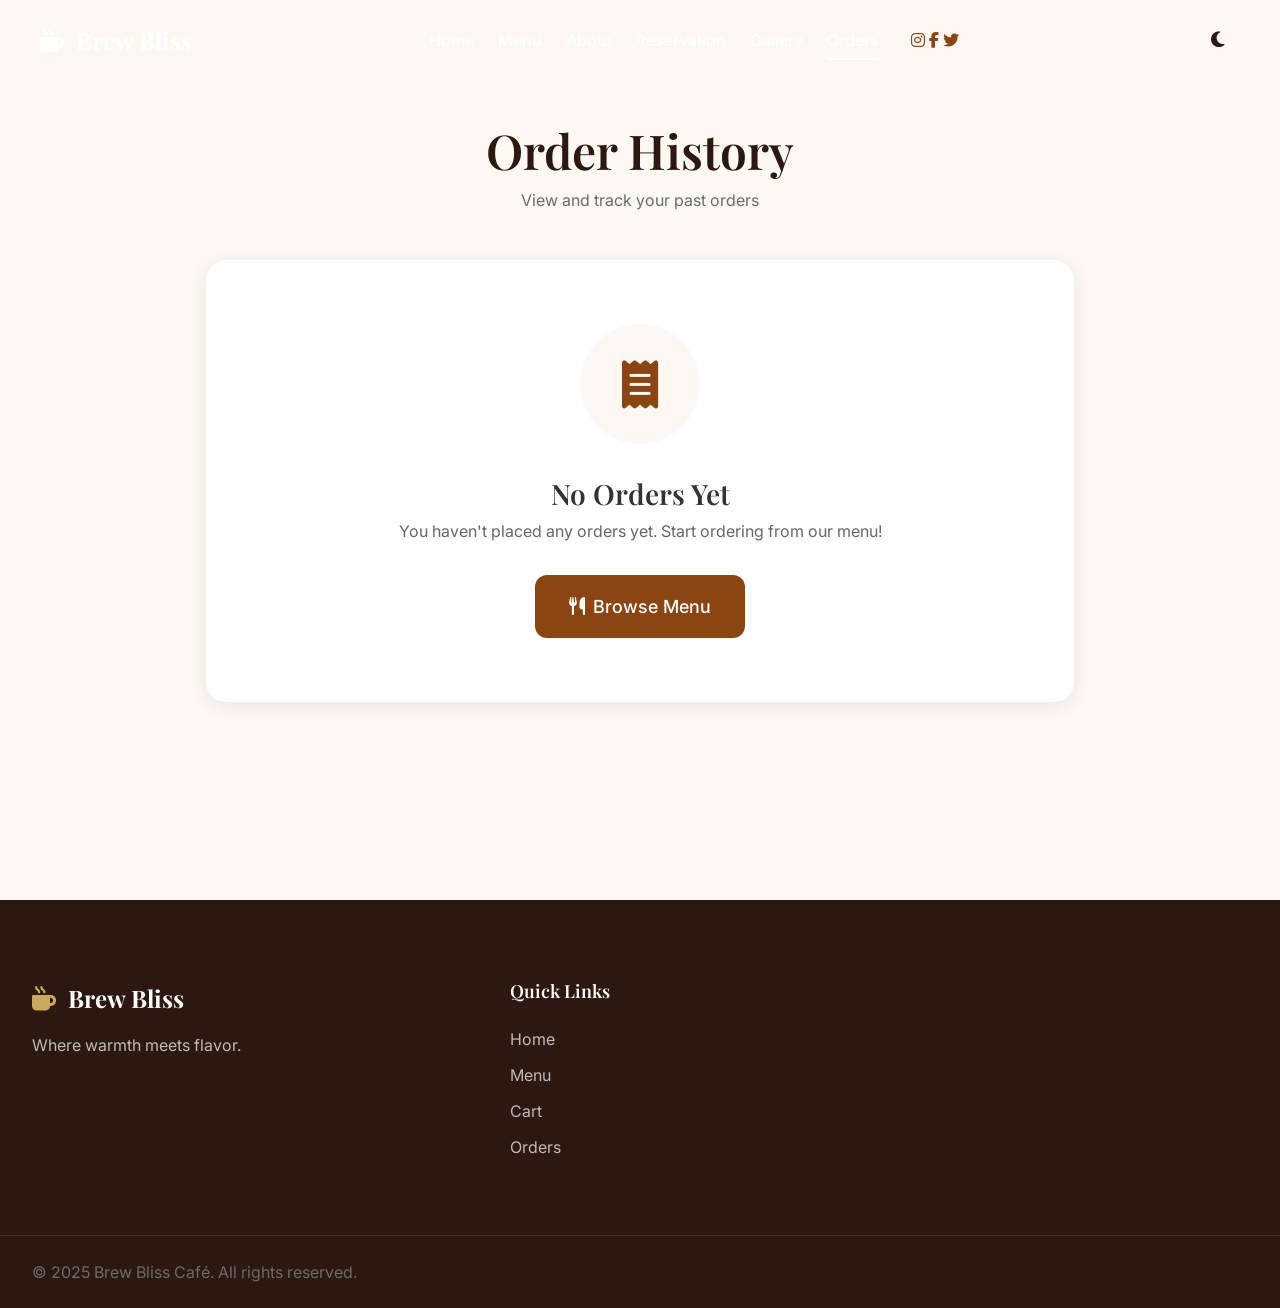
<file: order-history.html>
<!DOCTYPE html>
<html lang="en">
<head>
    <meta charset="UTF-8">
    <meta name="viewport" content="width=device-width, initial-scale=1.0">
    <meta name="description" content="Your order history - Brew Bliss Café">
    <meta name="theme-color" content="#8B4513">
    <title>Order History - Brew Bliss Café</title>
    
    <!-- Google Fonts -->
    <link rel="preconnect" href="https://fonts.googleapis.com">
    <link rel="preconnect" href="https://fonts.gstatic.com" crossorigin>
    <link href="https://fonts.googleapis.com/css2?family=Inter:wght@300;400;500;600;700&family=Playfair+Display:wght@400;500;600;700&display=swap" rel="stylesheet">
    
    <!-- Font Awesome -->
    <link rel="stylesheet" href="https://cdnjs.cloudflare.com/ajax/libs/font-awesome/6.4.0/css/all.min.css">
    
    <!-- AOS Animation -->
    <link href="https://unpkg.com/aos@2.3.1/dist/aos.css" rel="stylesheet">
    
    <!-- Custom CSS -->
    <link rel="stylesheet" href="assets/css/main.css">
    
    <style>
        /* Order History Page Styles */
        .orders-page {
            padding: 120px 0 80px;
            background: var(--bg-cream);
            min-height: 100vh;
        }
        
        .orders-header {
            text-align: center;
            margin-bottom: 3rem;
        }
        
        .orders-header h1 {
            font-size: 3rem;
            color: var(--text-dark);
            margin-bottom: 0.5rem;
        }
        
        .orders-header p {
            color: var(--text-light);
        }
        
        .orders-container {
            max-width: 900px;
            margin: 0 auto;
            padding: 0 1rem;
        }
        
        /* Order Card */
        .order-card {
            background: white;
            border-radius: 20px;
            padding: 1.5rem 2rem;
            margin-bottom: 1.5rem;
            box-shadow: 0 4px 20px rgba(0,0,0,0.08);
            transition: all 0.3s ease;
        }
        
        .order-card:hover {
            transform: translateY(-3px);
            box-shadow: 0 8px 30px rgba(0,0,0,0.12);
        }
        
        .order-header {
            display: flex;
            justify-content: space-between;
            align-items: center;
            margin-bottom: 1rem;
            padding-bottom: 1rem;
            border-bottom: 1px solid var(--border-light);
        }
        
        .order-id {
            font-weight: 700;
            color: var(--primary);
            font-size: 1.125rem;
        }
        
        .order-date {
            color: #666;
            font-size: 0.875rem;
        }
        
        .order-status {
            padding: 0.375rem 1rem;
            border-radius: 20px;
            font-size: 0.75rem;
            font-weight: 600;
            text-transform: uppercase;
        }
        
        .status-preparing {
            background: #fff3cd;
            color: #856404;
        }
        
        .status-delivered {
            background: #d4edda;
            color: #155724;
        }
        
        .status-out-for-delivery {
            background: #cce5ff;
            color: #004085;
        }
        
        /* Order Items Preview */
        .order-items-preview {
            display: flex;
            gap: 1rem;
            margin-bottom: 1rem;
            flex-wrap: wrap;
        }
        
        .order-item-thumb {
            display: flex;
            align-items: center;
            gap: 0.75rem;
            background: var(--bg-cream);
            padding: 0.5rem 1rem;
            border-radius: 10px;
        }
        
        .order-item-thumb img {
            width: 40px;
            height: 40px;
            border-radius: 8px;
            object-fit: cover;
        }
        
        .order-item-thumb span {
            font-size: 0.875rem;
            color: var(--text-dark);
        }
        
        /* Order Footer */
        .order-footer {
            display: flex;
            justify-content: space-between;
            align-items: center;
            padding-top: 1rem;
            border-top: 1px solid var(--border-light);
        }
        
        .order-total {
            font-size: 1.25rem;
            font-weight: 700;
            color: #333;
        }
        
        .order-total span {
            color: #666;
            font-size: 0.875rem;
            font-weight: 400;
            margin-right: 0.5rem;
        }
        
        .order-actions {
            display: flex;
            gap: 0.75rem;
        }
        
        .btn-reorder {
            background: var(--primary);
            color: white;
            border: none;
            padding: 0.625rem 1.25rem;
            border-radius: 8px;
            font-weight: 600;
            cursor: pointer;
            transition: all 0.3s ease;
        }
        
        .btn-reorder:hover {
            background: var(--primary-dark);
        }
        
        .btn-view {
            background: transparent;
            color: var(--primary);
            border: 2px solid var(--primary);
            padding: 0.625rem 1.25rem;
            border-radius: 8px;
            font-weight: 600;
            cursor: pointer;
            transition: all 0.3s ease;
        }
        
        .btn-view:hover {
            background: var(--primary);
            color: white;
        }
        
        .btn-delete {
            background: transparent;
            color: #dc3545;
            border: 2px solid #dc3545;
            padding: 0.625rem 1.25rem;
            border-radius: 8px;
            font-weight: 600;
            cursor: pointer;
            transition: all 0.3s ease;
        }
        
        .btn-delete:hover {
            background: #dc3545;
            color: white;
        }
        
        .delete-all-section {
            text-align: center;
            margin-bottom: 2rem;
            padding: 1rem;
            background: white;
            border-radius: 12px;
            box-shadow: 0 2px 10px rgba(0,0,0,0.05);
        }
        
        .btn-delete-all {
            background: #dc3545;
            color: white;
            border: none;
            padding: 0.75rem 2rem;
            border-radius: 8px;
            font-weight: 600;
            cursor: pointer;
            transition: all 0.3s ease;
        }
        
        .btn-delete-all:hover {
            background: #c82333;
        }
        
        /* Empty State */
        .orders-empty {
            text-align: center;
            padding: 4rem 2rem;
            background: white;
            border-radius: 20px;
            box-shadow: 0 4px 20px rgba(0,0,0,0.08);
        }
        
        .orders-empty-icon {
            width: 120px;
            height: 120px;
            background: var(--bg-cream);
            border-radius: 50%;
            display: flex;
            align-items: center;
            justify-content: center;
            margin: 0 auto 2rem;
        }
        
        .orders-empty-icon i {
            font-size: 3rem;
            color: var(--primary);
        }
        
        .orders-empty h2 {
            font-size: 1.75rem;
            margin-bottom: 0.5rem;
        }
        
        .orders-empty p {
            color: var(--text-light);
            margin-bottom: 2rem;
        }
        
        /* Order Detail Modal */
        .order-detail-modal {
            position: fixed;
            top: 0;
            left: 0;
            right: 0;
            bottom: 0;
            background: rgba(0,0,0,0.6);
            display: none;
            align-items: center;
            justify-content: center;
            z-index: 9999;
            padding: 1rem;
        }
        
        .order-detail-modal.show {
            display: flex;
        }
        
        .order-detail-content {
            background: white;
            border-radius: 20px;
            max-width: 600px;
            width: 100%;
            max-height: 90vh;
            overflow-y: auto;
            animation: slideUp 0.3s ease;
        }
        
        @keyframes slideUp {
            from { transform: translateY(50px); opacity: 0; }
            to { transform: translateY(0); opacity: 1; }
        }
        
        .order-detail-header {
            padding: 1.5rem 2rem;
            border-bottom: 1px solid var(--border-light);
            display: flex;
            justify-content: space-between;
            align-items: center;
        }
        
        .order-detail-header h3 {
            margin: 0;
        }
        
        .order-detail-close {
            background: none;
            border: none;
            font-size: 1.5rem;
            cursor: pointer;
            color: var(--text-light);
        }
        
        .order-detail-body {
            padding: 1.5rem 2rem;
            color: var(--text-dark);
        }
        
        .detail-item {
            display: flex;
            justify-content: space-between;
            padding: 0.75rem 0;
            border-bottom: 1px solid var(--border-light);
            color: var(--text-dark);
        }
        
        .detail-item:last-child {
            border-bottom: none;
        }
        
        .detail-total {
            display: flex;
            justify-content: space-between;
            padding: 1rem 0;
            margin-top: 1rem;
            border-top: 2px solid var(--text-dark);
            font-size: 1.25rem;
            font-weight: 700;
            color: var(--text-dark);
        }
        
        /* Responsive */
        @media (max-width: 767px) {
            .order-header {
                flex-direction: column;
                align-items: flex-start;
                gap: 0.5rem;
            }
            
            .order-footer {
                flex-direction: column;
                gap: 1rem;
                align-items: flex-start;
            }
            
            .order-actions {
                width: 100%;
            }
            
            .order-actions button {
                flex: 1;
            }
        }
    </style>
</head>
<body>
    <!-- Header -->
    <header class="header">
        <div class="header-inner">
            <a href="index.html" class="header-logo">
                <i class="fas fa-mug-hot"></i>
                <span>Brew Bliss</span>
            </a>
            
            <nav class="header-nav">
                <ul class="nav-list">
                    <li class="nav-item"><a href="index.html" class="nav-link">Home</a></li>
                    <li class="nav-item"><a href="menu.html" class="nav-link">Menu</a></li>
                    <li class="nav-item"><a href="about.html" class="nav-link">About</a></li>
                    <li class="nav-item"><a href="reservation.html" class="nav-link">Reservation</a></li>
                    <li class="nav-item"><a href="gallery.html" class="nav-link">Gallery</a></li>
                    <li class="nav-item"><a href="order-history.html" class="nav-link active">Orders</a></li>
                </ul>
                
                <div class="mobile-nav-footer d-lg-none">
                    <div class="mobile-social">
                        <a href="#" aria-label="Instagram"><i class="fab fa-instagram"></i></a>
                        <a href="#" aria-label="Facebook"><i class="fab fa-facebook-f"></i></a>
                        <a href="#" aria-label="Twitter"><i class="fab fa-twitter"></i></a>
                    </div>
                </div>
            </nav>
            
            <div class="header-actions">
                <button class="dark-mode-toggle" aria-label="Toggle Dark Mode">
                    <i class="fas fa-moon icon-moon"></i>
                    <i class="fas fa-sun icon-sun"></i>
                </button>
                
                <button class="header-toggle d-lg-none" aria-label="Toggle Menu">
                    <span></span>
                    <span></span>
                    <span></span>
                </button>
            </div>
        </div>
    </header>

    <!-- Orders Page -->
    <main class="orders-page">
        <div class="orders-header" data-aos="fade-up">
            <h1>Order History</h1>
            <p>View and track your past orders</p>
        </div>

        <div class="orders-container" id="orders-container" data-aos="fade-up" data-aos-delay="100">
            <!-- Orders will be loaded here -->
        </div>
        
        <!-- Delete All Section (shown only when orders exist) -->
        <div class="orders-container" id="delete-all-section" style="display: none;" data-aos="fade-up" data-aos-delay="200">
            <div class="delete-all-section">
                <p style="color: #666; margin-bottom: 1rem;">Want to clear your order history?</p>
                <button class="btn-delete-all" onclick="deleteAllOrders()">
                    <i class="fas fa-trash-alt"></i> Delete All Order History
                </button>
            </div>
        </div>
    </main>

    <!-- Order Detail Modal -->
    <div class="order-detail-modal" id="order-modal">
        <div class="order-detail-content">
            <div class="order-detail-header">
                <h3>Order Details</h3>
                <button class="order-detail-close" onclick="closeModal()">
                    <i class="fas fa-times"></i>
                </button>
            </div>
            <div class="order-detail-body" id="order-detail-body">
                <!-- Order details will be loaded here -->
            </div>
        </div>
    </div>

    <!-- Footer -->
    <footer class="footer">
        <div class="footer-top">
            <div class="container">
                <div class="footer-grid">
                    <div class="footer-brand">
                        <a href="index.html" class="footer-logo">
                            <i class="fas fa-mug-hot"></i>
                            <span>Brew Bliss</span>
                        </a>
                        <p class="footer-description">Where warmth meets flavor.</p>
                    </div>
                    
                    <div class="footer-links">
                        <h4>Quick Links</h4>
                        <ul>
                            <li><a href="index.html">Home</a></li>
                            <li><a href="menu.html">Menu</a></li>
                            <li><a href="cart.html">Cart</a></li>
                            <li><a href="order-history.html">Orders</a></li>
                        </ul>
                    </div>
                </div>
            </div>
        </div>
        
        <div class="footer-bottom">
            <div class="container">
                <p>&copy; 2025 Brew Bliss Café. All rights reserved.</p>
            </div>
        </div>
    </footer>

    <!-- Scripts -->
    <script src="https://unpkg.com/aos@2.3.1/dist/aos.js"></script>
    <script src="assets/js/main.js"></script>
    <script src="assets/js/dark-mode.js"></script>
    
    <script>
        // Initialize AOS
        AOS.init({ duration: 800, once: true });

        // Configuration
        const CONFIG = {
            ordersKey: 'cafe-orders',
            cartKey: 'cafe-cart-v2'
        };

        // Load and display orders
        document.addEventListener('DOMContentLoaded', function() {
            renderOrders();
        });

        function renderOrders() {
            const container = document.getElementById('orders-container');
            const deleteAllSection = document.getElementById('delete-all-section');
            const orders = JSON.parse(localStorage.getItem(CONFIG.ordersKey) || '[]');

            if (orders.length === 0) {
                container.innerHTML = `
                    <div class="orders-empty">
                        <div class="orders-empty-icon">
                            <i class="fas fa-receipt"></i>
                        </div>
                        <h2 style="color: #333;">No Orders Yet</h2>
                        <p style="color: #666;">You haven't placed any orders yet. Start ordering from our menu!</p>
                        <a href="menu.html" class="btn btn-primary btn-lg">
                            <i class="fas fa-utensils"></i> Browse Menu
                        </a>
                    </div>
                `;
                deleteAllSection.style.display = 'none';
                return;
            }

            deleteAllSection.style.display = 'block';

            container.innerHTML = orders.map(order => {
                const date = new Date(order.date);
                const dateStr = date.toLocaleDateString('en-IN', { 
                    day: 'numeric', 
                    month: 'short', 
                    year: 'numeric' 
                });
                const timeStr = date.toLocaleTimeString('en-IN', { 
                    hour: '2-digit', 
                    minute: '2-digit' 
                });

                // Calculate totals if not present (for old orders)
                let total = 0;
                if (order.totals && order.totals.total) {
                    total = order.totals.total;
                } else if (order.items) {
                    const subtotal = order.items.reduce((sum, item) => sum + (item.price * item.quantity), 0);
                    const tax = subtotal * 0.05;
                    const delivery = subtotal >= 500 ? 0 : 40;
                    total = subtotal + tax + delivery;
                }

                return `
                    <div class="order-card">
                        <div class="order-header">
                            <div>
                                <div class="order-id">${order.id}</div>
                                <div class="order-date">${dateStr} at ${timeStr}</div>
                            </div>
                            <span class="order-status status-${order.status}">${order.status.replace(/-/g, ' ')}</span>
                        </div>
                        
                        <div class="order-items-preview">
                            ${order.items.slice(0, 3).map(item => `
                                <div class="order-item-thumb">
                                    <img src="${item.image}" alt="${item.name}" onerror="this.src='https://via.placeholder.com/40'">
                                    <span>${item.name} x${item.quantity}</span>
                                </div>
                            `).join('')}
                            ${order.items.length > 3 ? `
                                <div class="order-item-thumb">
                                    <span>+${order.items.length - 3} more</span>
                                </div>
                            ` : ''}
                        </div>
                        
                        <div class="order-footer">
                            <div class="order-total">
                                <span>Total:</span>
                                ₹${Math.round(total).toLocaleString('en-IN')}
                            </div>
                            <div class="order-actions">
                                <button class="btn-reorder" onclick="reorder('${order.id}')">
                                    <i class="fas fa-redo"></i> Reorder
                                </button>
                                <button class="btn-view" onclick="viewDetails('${order.id}')">
                                    View Details
                                </button>
                                <button class="btn-delete" onclick="deleteOrder('${order.id}')">
                                    <i class="fas fa-trash"></i>
                                </button>
                            </div>
                        </div>
                    </div>
                `;
            }).join('');
        }

        function deleteOrder(orderId) {
            if (!confirm('Are you sure you want to delete this order from your history?')) {
                return;
            }
            
            let orders = JSON.parse(localStorage.getItem(CONFIG.ordersKey) || '[]');
            orders = orders.filter(o => o.id !== orderId);
            localStorage.setItem(CONFIG.ordersKey, JSON.stringify(orders));
            
            renderOrders();
        }

        function deleteAllOrders() {
            if (!confirm('Are you sure you want to delete ALL order history? This action cannot be undone.')) {
                return;
            }
            
            localStorage.removeItem(CONFIG.ordersKey);
            renderOrders();
        }

        function reorder(orderId) {
            const orders = JSON.parse(localStorage.getItem(CONFIG.ordersKey) || '[]');
            const order = orders.find(o => o.id === orderId);
            
            if (!order) return;

            // Add items to cart
            let cart = JSON.parse(localStorage.getItem(CONFIG.cartKey) || '[]');
            
            order.items.forEach(item => {
                const existing = cart.find(i => i.id === item.id);
                if (existing) {
                    existing.quantity += item.quantity;
                } else {
                    cart.push({...item});
                }
            });

            localStorage.setItem(CONFIG.cartKey, JSON.stringify(cart));
            
            // Redirect to cart
            window.location.href = 'cart.html';
        }

        function viewDetails(orderId) {
            const orders = JSON.parse(localStorage.getItem(CONFIG.ordersKey) || '[]');
            const order = orders.find(o => o.id === orderId);
            
            if (!order) return;

            const modal = document.getElementById('order-modal');
            const body = document.getElementById('order-detail-body');
            
            const paymentMethod = order.payment === 'card' ? 'Credit/Debit Card' : (order.payment === 'cod' ? 'Cash on Delivery' : 'Not specified');
            const deliveryPerson = order.deliveryPerson || { name: 'Not assigned', phone: '-' };
            const customer = order.customer || {};
            
            // Calculate totals if not present (for old orders)
            let subtotal = 0, tax = 0, delivery = 0, total = 0;
            if (order.totals) {
                subtotal = order.totals.subtotal || 0;
                tax = order.totals.tax || 0;
                delivery = order.totals.delivery !== undefined ? order.totals.delivery : 40;
                total = order.totals.total || 0;
            } else if (order.items) {
                subtotal = order.items.reduce((sum, item) => sum + (item.price * item.quantity), 0);
                tax = subtotal * 0.05;
                delivery = subtotal >= 500 ? 0 : 40;
                total = subtotal + tax + delivery;
            }

            body.innerHTML = `
                <div style="margin-bottom: 1.5rem; color: #333;">
                    <strong style="color: #333;">Order ID:</strong> <span style="color: #333;">${order.id}</span><br>
                    <strong style="color: #333;">Date:</strong> <span style="color: #333;">${new Date(order.date).toLocaleString('en-IN')}</span><br>
                    <strong style="color: #333;">Status:</strong> <span class="order-status status-${order.status}">${order.status.replace(/-/g, ' ')}</span>
                </div>
                
                ${customer.firstName ? `
                <div style="margin-bottom: 1.5rem; padding: 1rem; background: var(--bg-cream); border-radius: 12px;">
                    <h4 style="margin-bottom: 0.75rem; color: #8B4513;"><i class="fas fa-user"></i> Customer Details</h4>
                    <p style="margin: 0.25rem 0; color: #333;"><strong style="color: #333;">Name:</strong> ${customer.firstName} ${customer.lastName}</p>
                    <p style="margin: 0.25rem 0; color: #333;"><strong style="color: #333;">Email:</strong> ${customer.email}</p>
                    <p style="margin: 0.25rem 0; color: #333;"><strong style="color: #333;">Phone:</strong> ${customer.phone}</p>
                    <p style="margin: 0.25rem 0; color: #333;"><strong style="color: #333;">Address:</strong> ${customer.address}, ${customer.city} - ${customer.pincode}</p>
                    ${customer.instructions ? `<p style="margin: 0.25rem 0; color: #333;"><strong style="color: #333;">Instructions:</strong> ${customer.instructions}</p>` : ''}
                </div>
                ` : ''}
                
                <h4 style="margin-bottom: 1rem; color: #333;"><i class="fas fa-utensils"></i> Order Items</h4>
                ${order.items.map(item => `
                    <div class="detail-item" style="color: #333;">
                        <span style="color: #333;"><i class="fas fa-circle" style="font-size: 6px; vertical-align: middle; margin-right: 8px; color: #8B4513;"></i>${item.name} x${item.quantity}</span>
                        <span style="color: #333; font-weight: 600;">₹${Math.round(item.price * item.quantity).toLocaleString('en-IN')}</span>
                    </div>
                `).join('')}
                
                <div style="margin-top: 1rem; padding-top: 1rem; border-top: 1px solid #ddd;">
                    <div class="detail-item" style="color: #333;">
                        <span style="color: #333;">Subtotal</span>
                        <span style="color: #333; font-weight: 600;">₹${Math.round(subtotal).toLocaleString('en-IN')}</span>
                    </div>
                    <div class="detail-item" style="color: #333;">
                        <span style="color: #333;">Tax (5%)</span>
                        <span style="color: #333; font-weight: 600;">₹${Math.round(tax).toLocaleString('en-IN')}</span>
                    </div>
                    <div class="detail-item" style="color: #333;">
                        <span style="color: #333;">Delivery</span>
                        <span style="color: #28a745; font-weight: 600;">${delivery === 0 ? 'FREE' : '₹' + Math.round(delivery).toLocaleString('en-IN')}</span>
                    </div>
                </div>
                
                <div class="detail-total" style="color: #333; border-top: 2px solid #333;">
                    <span style="color: #333; font-weight: 700;">Total</span>
                    <span style="color: #333; font-weight: 700;">₹${Math.round(total).toLocaleString('en-IN')}</span>
                </div>
                
                <div style="margin-top: 1.5rem; padding: 1rem; background: var(--bg-cream); border-radius: 12px;">
                    <h4 style="margin-bottom: 0.75rem; color: #8B4513;"><i class="fas fa-credit-card"></i> Payment Method</h4>
                    <p style="margin: 0; color: #333;">${paymentMethod}</p>
                </div>
                
                ${order.deliveryPerson ? `
                <div style="margin-top: 1.5rem; padding: 1rem; background: linear-gradient(135deg, rgba(139, 69, 19, 0.05), rgba(212, 165, 116, 0.1)); border-radius: 12px;">
                    <h4 style="margin-bottom: 0.75rem; color: #8B4513;"><i class="fas fa-motorcycle"></i> Delivery Partner</h4>
                    <div style="display: flex; align-items: center; gap: 1rem;">
                        <img src="${deliveryPerson.image}" alt="${deliveryPerson.name}" style="width: 50px; height: 50px; border-radius: 50%; object-fit: cover; border: 2px solid #8B4513;" onerror="this.style.display='none'">
                        <div>
                            <p style="margin: 0; font-weight: 600; color: #333;">${deliveryPerson.name}</p>
                            <p style="margin: 0; font-size: 0.875rem; color: #666;">${deliveryPerson.phone}</p>
                        </div>
                    </div>
                </div>
                ` : ''}
            `;

            modal.classList.add('show');
        }

        function closeModal() {
            document.getElementById('order-modal').classList.remove('show');
        }

        // Close modal on outside click
        document.getElementById('order-modal').addEventListener('click', function(e) {
            if (e.target === this) {
                closeModal();
            }
        });
    </script>
</body>
</html>
</file>
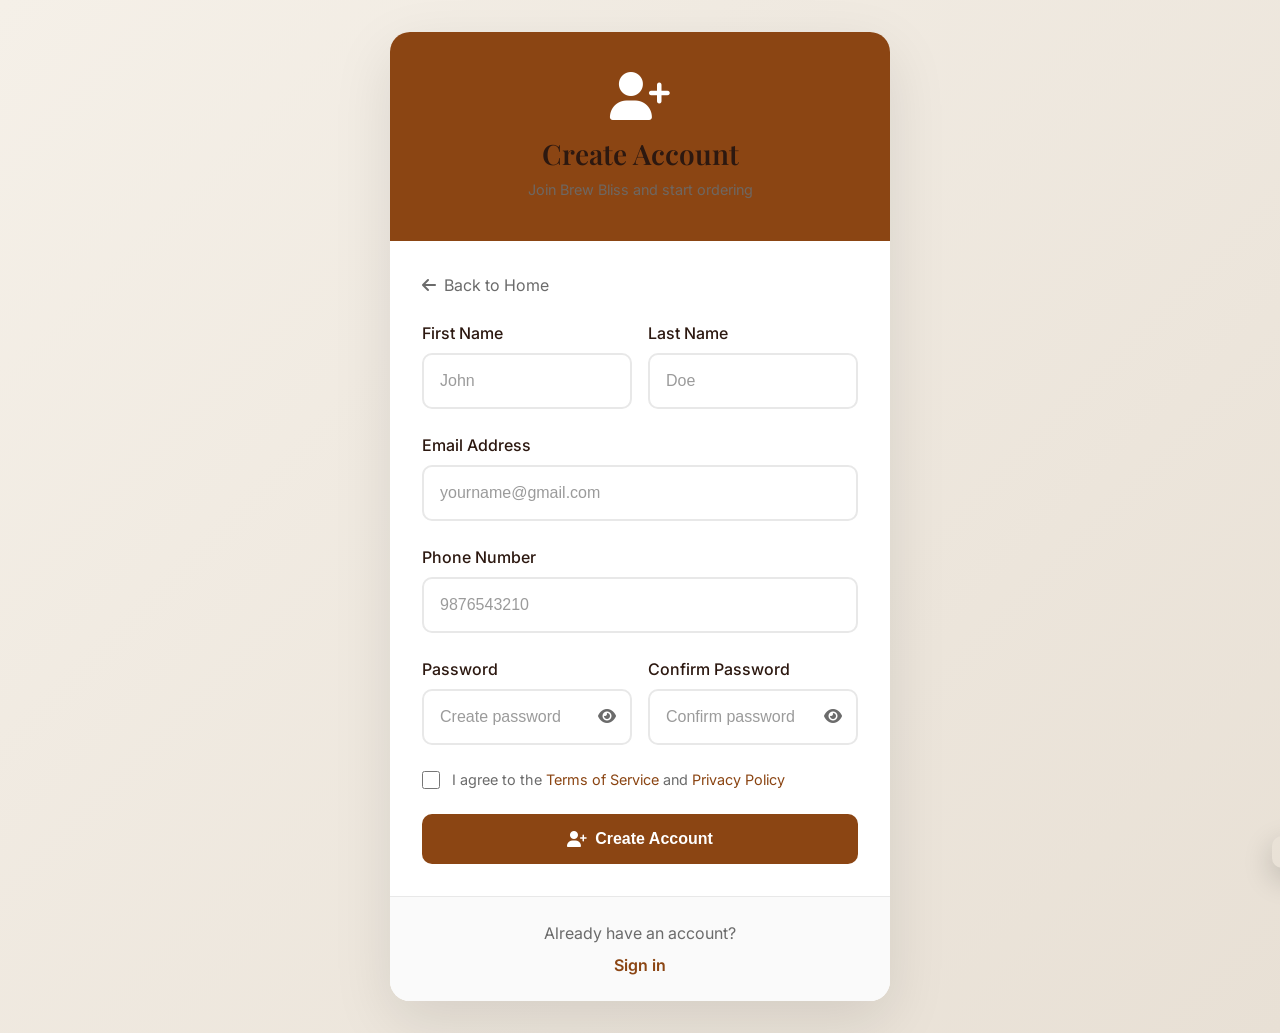
<file: register.html>
<!DOCTYPE html>
<html lang="en">
<head>
    <meta charset="UTF-8">
    <meta name="viewport" content="width=device-width, initial-scale=1.0">
    <meta name="description" content="Create your Brew Bliss Café account to start ordering delicious food and manage your orders.">
    <meta name="theme-color" content="#8B4513">
    <title>Register - Brew Bliss Café</title>
    
    <link rel="preconnect" href="https://fonts.googleapis.com">
    <link rel="preconnect" href="https://fonts.gstatic.com" crossorigin>
    <link href="https://fonts.googleapis.com/css2?family=Inter:wght@300;400;500;600;700&family=Playfair+Display:wght@400;500;600;700&display=swap" rel="stylesheet">
    <link rel="stylesheet" href="https://cdnjs.cloudflare.com/ajax/libs/font-awesome/6.4.0/css/all.min.css">
    <link href="https://unpkg.com/aos@2.3.1/dist/aos.css" rel="stylesheet">
    <link rel="stylesheet" href="assets/css/main.css">
    
    <style>
        .auth-section {
            min-height: 100vh;
            display: flex;
            align-items: center;
            justify-content: center;
            padding: 2rem;
            background: linear-gradient(135deg, #f5f0e8 0%, #e8e0d5 100%);
        }
        
        .auth-container {
            width: 100%;
            max-width: 500px;
            background: white;
            border-radius: 20px;
            box-shadow: 0 20px 60px rgba(0,0,0,0.1);
            overflow: hidden;
        }
        
        .auth-header {
            background: var(--primary);
            color: white;
            padding: 2.5rem 2rem;
            text-align: center;
        }
        
        .auth-header i {
            font-size: 3rem;
            margin-bottom: 1rem;
        }
        
        .auth-header h1 {
            font-family: var(--font-heading);
            font-size: 1.75rem;
            margin-bottom: 0.5rem;
        }
        
        .auth-header p {
            opacity: 0.9;
            font-size: 0.9rem;
        }
        
        .auth-body {
            padding: 2rem;
        }
        
        .form-row {
            display: grid;
            grid-template-columns: 1fr 1fr;
            gap: 1rem;
        }
        
        @media (max-width: 480px) {
            .form-row {
                grid-template-columns: 1fr;
            }
        }
        
        .form-group {
            margin-bottom: 1.5rem;
        }
        
        .form-label {
            display: block;
            font-weight: 500;
            margin-bottom: 0.5rem;
            color: var(--text-dark);
        }
        
        .form-control {
            width: 100%;
            padding: 0.875rem 1rem;
            border: 2px solid var(--border-light);
            border-radius: 10px;
            font-size: 1rem;
            transition: all 0.3s ease;
        }
        
        .form-control:focus {
            outline: none;
            border-color: var(--primary);
        }
        
        .form-control.error {
            border-color: #dc3545;
        }
        
        .error-message {
            color: #dc3545;
            font-size: 0.875rem;
            margin-top: 0.25rem;
            display: none;
        }
        
        .error-message.show {
            display: block;
        }
        
        .btn-auth {
            width: 100%;
            padding: 1rem;
            background: var(--primary);
            color: white;
            border: none;
            border-radius: 10px;
            font-size: 1rem;
            font-weight: 600;
            cursor: pointer;
            transition: all 0.3s ease;
            display: flex;
            align-items: center;
            justify-content: center;
            gap: 0.5rem;
        }
        
        .btn-auth:hover {
            background: var(--primary-dark);
            transform: translateY(-2px);
        }
        
        .btn-auth:disabled {
            opacity: 0.7;
            cursor: not-allowed;
            transform: none;
        }
        
        .auth-footer {
            text-align: center;
            padding: 1.5rem 2rem;
            background: var(--bg-light);
            border-top: 1px solid var(--border-light);
        }
        
        .auth-footer p {
            color: var(--text-light);
            margin-bottom: 0.5rem;
        }
        
        .auth-footer a {
            color: var(--primary);
            font-weight: 600;
            text-decoration: none;
        }
        
        .auth-footer a:hover {
            text-decoration: underline;
        }
        
        .back-link {
            display: inline-flex;
            align-items: center;
            gap: 0.5rem;
            color: var(--text-light);
            text-decoration: none;
            margin-bottom: 1.5rem;
            transition: color 0.3s ease;
        }
        
        .back-link:hover {
            color: var(--primary);
        }
        
        .password-wrapper {
            position: relative;
        }
        
        .password-toggle {
            position: absolute;
            right: 1rem;
            top: 50%;
            transform: translateY(-50%);
            background: none;
            border: none;
            color: var(--text-light);
            cursor: pointer;
            font-size: 1rem;
        }
        
        .password-toggle:hover {
            color: var(--primary);
        }
        
        .terms {
            display: flex;
            align-items: flex-start;
            gap: 0.75rem;
            margin-bottom: 1.5rem;
            font-size: 0.9rem;
            color: var(--text-light);
        }
        
        .terms input {
            width: 18px;
            height: 18px;
            accent-color: var(--primary);
            margin-top: 2px;
            flex-shrink: 0;
        }
        
        .terms a {
            color: var(--primary);
            text-decoration: none;
        }
        
        .terms a:hover {
            text-decoration: underline;
        }
        
        .toast {
            position: fixed;
            bottom: 2rem;
            right: 2rem;
            padding: 1rem 1.5rem;
            border-radius: 10px;
            color: white;
            font-weight: 500;
            box-shadow: 0 10px 30px rgba(0,0,0,0.2);
            transform: translateX(150%);
            transition: transform 0.3s ease;
            z-index: 9999;
        }
        
        .toast.show {
            transform: translateX(0);
        }
        
        .toast.success { background: #28a745; }
        .toast.error { background: #dc3545; }
    </style>
</head>
<body>
    <section class="auth-section">
        <div class="auth-container" data-aos="fade-up">
            <div class="auth-header">
                <i class="fas fa-user-plus"></i>
                <h1>Create Account</h1>
                <p>Join Brew Bliss and start ordering</p>
            </div>
            
            <div class="auth-body">
                <a href="index.html" class="back-link">
                    <i class="fas fa-arrow-left"></i> Back to Home
                </a>
                
                <form id="registerForm">
                    <div class="form-row">
                        <div class="form-group">
                            <label class="form-label" for="firstName">First Name</label>
                            <input type="text" id="firstName" class="form-control" placeholder="John" required>
                            <span class="error-message" id="firstNameError">Please enter your first name</span>
                        </div>
                        
                        <div class="form-group">
                            <label class="form-label" for="lastName">Last Name</label>
                            <input type="text" id="lastName" class="form-control" placeholder="Doe" required>
                            <span class="error-message" id="lastNameError">Please enter your last name</span>
                        </div>
                    </div>
                    
                    <div class="form-group">
                        <label class="form-label" for="email">Email Address</label>
                        <input type="email" id="email" class="form-control" placeholder="yourname@gmail.com" required>
                        <span class="error-message" id="emailError">Please enter a valid email</span>
                    </div>
                    
                    <div class="form-group">
                        <label class="form-label" for="phone">Phone Number</label>
                        <input type="tel" id="phone" class="form-control" placeholder="9876543210" required pattern="[0-9]{10}" maxlength="10">
                        <span class="error-message" id="phoneError">Please enter exactly 10 digits</span>
                    </div>
                    
                    <div class="form-row">
                        <div class="form-group">
                            <label class="form-label" for="password">Password</label>
                            <div class="password-wrapper">
                                <input type="password" id="password" class="form-control" placeholder="Create password" required minlength="6">
                                <button type="button" class="password-toggle" onclick="togglePassword('password', 'toggleIcon1')" aria-label="Toggle password visibility">
                                    <i class="fas fa-eye" id="toggleIcon1"></i>
                                </button>
                            </div>
                            <span class="error-message" id="passwordError">Password must be at least 6 characters</span>
                        </div>
                        
                        <div class="form-group">
                            <label class="form-label" for="confirmPassword">Confirm Password</label>
                            <div class="password-wrapper">
                                <input type="password" id="confirmPassword" class="form-control" placeholder="Confirm password" required minlength="6">
                                <button type="button" class="password-toggle" onclick="togglePassword('confirmPassword', 'toggleIcon2')" aria-label="Toggle confirm password visibility">
                                    <i class="fas fa-eye" id="toggleIcon2"></i>
                                </button>
                            </div>
                            <span class="error-message" id="confirmPasswordError">Passwords do not match</span>
                        </div>
                    </div>
                    
                    <label class="terms">
                        <input type="checkbox" id="agreeTerms" required>
                        <span>I agree to the <a href="#">Terms of Service</a> and <a href="#">Privacy Policy</a></span>
                    </label>
                    
                    <button type="submit" class="btn-auth" id="registerBtn">
                        <i class="fas fa-user-plus"></i> Create Account
                    </button>
                </form>
            </div>
            
            <div class="auth-footer">
                <p>Already have an account?</p>
                <a href="login.html">Sign in</a>
            </div>
        </div>
    </section>
    
    <div class="toast" id="toast"></div>

    <script src="https://unpkg.com/aos@2.3.1/dist/aos.js"></script>
    <script>
        // Initialize AOS
        AOS.init({ duration: 800, once: true });
        
        // Check if already logged in
        const currentUser = localStorage.getItem('cafe-user') || sessionStorage.getItem('cafe-user');
        if (currentUser) {
            window.location.href = 'index.html';
        }
        
        // Toggle password visibility
        function togglePassword(inputId, iconId) {
            const passwordInput = document.getElementById(inputId);
            const toggleIcon = document.getElementById(iconId);
            
            if (passwordInput.type === 'password') {
                passwordInput.type = 'text';
                toggleIcon.classList.remove('fa-eye');
                toggleIcon.classList.add('fa-eye-slash');
            } else {
                passwordInput.type = 'password';
                toggleIcon.classList.remove('fa-eye-slash');
                toggleIcon.classList.add('fa-eye');
            }
        }
        
        // Show toast notification
        function showToast(message, type = 'success') {
            const toast = document.getElementById('toast');
            toast.textContent = message;
            toast.className = `toast ${type} show`;
            
            setTimeout(() => {
                toast.classList.remove('show');
            }, 3000);
        }
        
        // Handle registration form submission
        document.getElementById('registerForm').addEventListener('submit', function(e) {
            e.preventDefault();
            
            const firstName = document.getElementById('firstName').value.trim();
            const lastName = document.getElementById('lastName').value.trim();
            const email = document.getElementById('email').value.trim();
            const phone = document.getElementById('phone').value.trim();
            const password = document.getElementById('password').value;
            const confirmPassword = document.getElementById('confirmPassword').value;
            const agreeTerms = document.getElementById('agreeTerms').checked;
            
            // Reset errors
            document.querySelectorAll('.form-control').forEach(el => el.classList.remove('error'));
            document.querySelectorAll('.error-message').forEach(el => el.classList.remove('show'));
            
            let hasError = false;
            
            // Validate first name
            if (!firstName) {
                document.getElementById('firstName').classList.add('error');
                document.getElementById('firstNameError').classList.add('show');
                hasError = true;
            }
            
            // Validate last name
            if (!lastName) {
                document.getElementById('lastName').classList.add('error');
                document.getElementById('lastNameError').classList.add('show');
                hasError = true;
            }
            
            // Validate email
            if (!email || !email.includes('@')) {
                document.getElementById('email').classList.add('error');
                document.getElementById('emailError').classList.add('show');
                hasError = true;
            }
            
            // Validate phone
            if (!phone || phone.length !== 10 || !/^\d{10}$/.test(phone)) {
                document.getElementById('phone').classList.add('error');
                document.getElementById('phoneError').classList.add('show');
                hasError = true;
            }
            
            // Validate password
            if (!password || password.length < 6) {
                document.getElementById('password').classList.add('error');
                document.getElementById('passwordError').classList.add('show');
                hasError = true;
            }
            
            // Validate confirm password
            if (password !== confirmPassword) {
                document.getElementById('confirmPassword').classList.add('error');
                document.getElementById('confirmPasswordError').classList.add('show');
                hasError = true;
            }
            
            // Validate terms
            if (!agreeTerms) {
                showToast('Please agree to the Terms of Service', 'error');
                hasError = true;
            }
            
            if (hasError) return;
            
            // Check if email already exists
            let users = JSON.parse(localStorage.getItem('cafe-users') || '[]');
            if (!Array.isArray(users)) {
                users = [];
            }
            
            if (users.find(u => u.email === email)) {
                showToast('An account with this email already exists', 'error');
                return;
            }
            
            // Create new user
            const newUser = {
                firstName,
                lastName,
                name: `${firstName} ${lastName}`,
                email,
                phone,
                password,
                createdAt: new Date().toISOString()
            };
            
            users.push(newUser);
            localStorage.setItem('cafe-users', JSON.stringify(users));
            
            showToast('Account created successfully! Please login...', 'success');
            
            setTimeout(() => {
                window.location.href = 'login.html';
            }, 1500);
        });
    </script>
</body>
</html>
</file>
<file: assets/css/main.css>
/**
 * ============================================================================
 * CAFE TEMPLATE - COMPILED CSS
 * ============================================================================
 * Premium Cafe & Restaurant Template - ThemeForest Standard
 * This is a compiled version of the SCSS styles
 * ============================================================================
 */

/* ==========================================================================
   CSS VARIABLES & THEME CONFIGURATION
   ========================================================================== */
:root {
  /* Primary Colors */
  --primary: #8B4513;
  --primary-rgb: 139, 69, 19;
  --primary-dark: #6B2C0F;
  --primary-dark-rgb: 107, 44, 15;
  --primary-light: #A0522D;
  --primary-light-rgb: 160, 82, 45;

  /* Secondary Colors */
  --secondary: #D4A574;
  --secondary-rgb: 212, 165, 116;
  --secondary-dark: #B8935F;
  --secondary-light: #E8C9A8;

  /* Accent Colors */
  --accent: #C9A961;
  --accent-rgb: 201, 169, 97;
  --accent-gold: #D4AF37;
  --accent-copper: #B87333;

  /* Text Colors */
  --text-dark: #2C1810;
  --text-dark-rgb: 44, 24, 16;
  --text-light: #6B6B6B;
  --text-light-rgb: 107, 107, 107;
  --text-muted: #9B9B9B;

  /* Background Colors */
  --bg-white: #FFFFFF;
  --bg-cream: #FDF8F3;
  --bg-cream-rgb: 253, 248, 243;
  --bg-warm: #F9F5F0;
  --bg-gray: #F5F5F5;
  --bg-light: #FAFAFA;

  /* Border Colors */
  --border-light: #E8E8E8;
  --border-medium: #D0D0D0;
  --border-dark: #B0B0B0;

  /* Status Colors */
  --success: #28A745;
  --success-light: #D4EDDA;
  --danger: #DC3545;
  --danger-light: #F8D7DA;
  --warning: #FFC107;
  --warning-light: #FFF3CD;
  --info: #17A2B8;
  --info-light: #D1ECF1;

  /* Shadows */
  --shadow-sm: 0 2px 4px rgba(0, 0, 0, 0.05);
  --shadow-md: 0 4px 12px rgba(0, 0, 0, 0.08);
  --shadow-lg: 0 8px 24px rgba(0, 0, 0, 0.12);
  --shadow-xl: 0 16px 48px rgba(0, 0, 0, 0.15);
  --shadow-primary: 0 4px 16px rgba(139, 69, 19, 0.25);

  /* Typography */
  --font-heading: 'Playfair Display', Georgia, serif;
  --font-body: 'Inter', -apple-system, BlinkMacSystemFont, 'Segoe UI', Roboto, sans-serif;

  /* Font Sizes */
  --text-xs: 0.75rem;
  --text-sm: 0.875rem;
  --text-base: 1rem;
  --text-lg: 1.125rem;
  --text-xl: 1.25rem;
  --text-2xl: 1.5rem;
  --text-3xl: 1.875rem;
  --text-4xl: 2.25rem;
  --text-5xl: 3rem;
  --text-6xl: 3.75rem;

  /* Line Heights */
  --leading-tight: 1.25;
  --leading-normal: 1.5;
  --leading-relaxed: 1.625;
  --leading-loose: 2;

  /* Spacing */
  --space-1: 0.25rem;
  --space-2: 0.5rem;
  --space-3: 0.75rem;
  --space-4: 1rem;
  --space-5: 1.25rem;
  --space-6: 1.5rem;
  --space-8: 2rem;
  --space-10: 2.5rem;
  --space-12: 3rem;
  --space-16: 4rem;
  --space-20: 5rem;
  --space-24: 6rem;

  /* Border Radius */
  --radius-sm: 0.25rem;
  --radius-md: 0.5rem;
  --radius-lg: 0.75rem;
  --radius-xl: 1rem;
  --radius-2xl: 1.5rem;
  --radius-full: 9999px;

  /* Transitions */
  --transition-fast: 150ms ease;
  --transition-base: 300ms ease;
  --transition-slow: 500ms ease;

  /* Z-Index */
  --z-dropdown: 1000;
  --z-sticky: 1020;
  --z-fixed: 1030;
  --z-modal-backdrop: 1040;
  --z-modal: 1050;
  --z-popover: 1060;
  --z-tooltip: 1070;
  --z-toast: 1080;

  /* Header */
  --header-height: 80px;
  --header-height-mobile: 70px;
}

/* Dark Mode Variables */
[data-theme="dark"] {
  --primary: #D4A574;
  --primary-rgb: 212, 165, 116;
  --primary-dark: #E8C9A8;
  --primary-light: #B8935F;
  --secondary: #8B6B4A;
  --secondary-rgb: 139, 107, 74;
  --text-dark: #F5F5F5;
  --text-dark-rgb: 245, 245, 245;
  --text-light: #B0B0B0;
  --text-light-rgb: 176, 176, 176;
  --text-muted: #808080;
  --bg-white: #1A1A1A;
  --bg-cream: #242424;
  --bg-cream-rgb: 36, 36, 36;
  --bg-warm: #2D2D2D;
  --bg-gray: #333333;
  --bg-light: #1F1F1F;
  --border-light: #404040;
  --border-medium: #505050;
  --border-dark: #606060;
  --shadow-sm: 0 2px 4px rgba(0, 0, 0, 0.3);
  --shadow-md: 0 4px 12px rgba(0, 0, 0, 0.4);
  --shadow-lg: 0 8px 24px rgba(0, 0, 0, 0.5);
  --shadow-xl: 0 16px 48px rgba(0, 0, 0, 0.6);
}

/* ==========================================================================
   BASE RESET & TYPOGRAPHY
   ========================================================================== */
*, *::before, *::after {
  box-sizing: border-box;
  margin: 0;
  padding: 0;
}

html {
  font-size: 16px;
  scroll-behavior: smooth;
  -webkit-text-size-adjust: 100%;
}

body {
  font-family: var(--font-body);
  font-size: var(--text-base);
  font-weight: 400;
  line-height: var(--leading-normal);
  color: var(--text-dark);
  background-color: var(--bg-white);
  -webkit-font-smoothing: antialiased;
  -moz-osx-font-smoothing: grayscale;
  overflow-x: hidden;
}

h1, h2, h3, h4, h5, h6 {
  font-family: var(--font-heading);
  font-weight: 600;
  line-height: var(--leading-tight);
  color: var(--text-dark);
  margin-bottom: var(--space-4);
}

h1 { font-size: var(--text-5xl); }
h2 { font-size: var(--text-4xl); }
h3 { font-size: var(--text-3xl); }
h4 { font-size: var(--text-2xl); }
h5 { font-size: var(--text-xl); }
h6 { font-size: var(--text-lg); }

@media (max-width: 991px) {
  h1 { font-size: var(--text-4xl); }
  h2 { font-size: var(--text-3xl); }
  h3 { font-size: var(--text-2xl); }
}

@media (max-width: 767px) {
  h1 { font-size: var(--text-3xl); }
  h2 { font-size: var(--text-2xl); }
}

p {
  margin-bottom: var(--space-4);
  color: var(--text-light);
}

p:last-child { margin-bottom: 0; }

a {
  color: var(--primary);
  text-decoration: none;
  transition: all var(--transition-base);
}

a:hover { color: var(--primary-dark); }

img {
  max-width: 100%;
  height: auto;
  display: block;
}

::selection {
  background-color: var(--primary);
  color: white;
}

/* ==========================================================================
   UTILITY CLASSES
   ========================================================================== */
.container {
  width: 100%;
  max-width: 1320px;
  margin: 0 auto;
  padding-left: var(--space-4);
  padding-right: var(--space-4);
}

@media (min-width: 576px) {
  .container {
    padding-left: var(--space-6);
    padding-right: var(--space-6);
  }
}

@media (min-width: 992px) {
  .container {
    padding-left: var(--space-8);
    padding-right: var(--space-8);
  }
}

.container-narrow { max-width: 960px; }

.section {
  padding: var(--space-20) 0;
}

@media (max-width: 991px) {
  .section { padding: var(--space-16) 0; }
}

@media (max-width: 767px) {
  .section { padding: var(--space-12) 0; }
}

.section-header {
  text-align: center;
  margin-bottom: var(--space-12);
}

.section-header h2 {
  margin-bottom: var(--space-4);
}

.section-header p {
  max-width: 600px;
  margin: 0 auto;
}

.text-center { text-align: center; }
.text-primary { color: var(--primary); }
.text-dark { color: var(--text-dark); }
.text-light { color: var(--text-light); }
.text-muted { color: var(--text-muted); }
.text-white { color: white; }

.bg-white { background-color: var(--bg-white); }
.bg-cream { background-color: var(--bg-cream); }
.bg-warm { background-color: var(--bg-warm); }
.bg-gray { background-color: var(--bg-gray); }
.bg-primary { background-color: var(--primary); }

.d-none { display: none; }
.d-block { display: block; }
.d-flex { display: flex; }
.d-grid { display: grid; }

.flex-center {
  display: flex;
  align-items: center;
  justify-content: center;
}

.flex-between {
  display: flex;
  align-items: center;
  justify-content: space-between;
}

.justify-center { justify-content: center; }
.justify-between { justify-content: space-between; }
.align-center { align-items: center; }

.position-relative { position: relative; }
.position-absolute { position: absolute; }
.position-fixed { position: fixed; }

.rounded-sm { border-radius: var(--radius-sm); }
.rounded { border-radius: var(--radius-md); }
.rounded-lg { border-radius: var(--radius-lg); }
.rounded-xl { border-radius: var(--radius-xl); }
.rounded-full { border-radius: var(--radius-full); }

.shadow-sm { box-shadow: var(--shadow-sm); }
.shadow { box-shadow: var(--shadow-md); }
.shadow-lg { box-shadow: var(--shadow-lg); }
.shadow-xl { box-shadow: var(--shadow-xl); }

.mb-0 { margin-bottom: 0; }
.mb-2 { margin-bottom: var(--space-2); }
.mb-4 { margin-bottom: var(--space-4); }
.mb-6 { margin-bottom: var(--space-6); }
.mb-8 { margin-bottom: var(--space-8); }

.mt-4 { margin-top: var(--space-4); }
.mt-8 { margin-top: var(--space-8); }

.py-4 { padding-top: var(--space-4); padding-bottom: var(--space-4); }
.py-8 { padding-top: var(--space-8); padding-bottom: var(--space-8); }
.py-16 { padding-top: var(--space-16); padding-bottom: var(--space-16); }

.px-4 { padding-left: var(--space-4); padding-right: var(--space-4); }

/* ==========================================================================
   BUTTONS
   ========================================================================== */
.btn {
  display: inline-flex;
  align-items: center;
  justify-content: center;
  gap: var(--space-2);
  padding: 0.75rem 1.5rem;
  font-size: var(--text-base);
  font-weight: 500;
  text-decoration: none;
  border: 2px solid transparent;
  border-radius: var(--radius-lg);
  cursor: pointer;
  transition: all var(--transition-base);
}

.btn:focus {
  outline: none;
  box-shadow: 0 0 0 3px rgba(var(--primary-rgb), 0.25);
}

.btn-primary {
  background-color: var(--primary);
  color: white;
}

.btn-primary:hover {
  background-color: var(--primary-dark);
  transform: translateY(-2px);
  box-shadow: var(--shadow-md);
  color: white;
}

.btn-secondary {
  background-color: var(--secondary);
  color: var(--text-dark);
}

.btn-outline-primary {
  background-color: transparent;
  color: var(--primary);
  border-color: var(--primary);
}

.btn-outline-primary:hover {
  background-color: var(--primary);
  color: white;
}

.btn-outline-light {
  background-color: transparent;
  color: white;
  border-color: white;
}

.btn-outline-light:hover {
  background-color: white;
  color: var(--text-dark);
}

.btn-pill { border-radius: var(--radius-full); }

.btn-lg {
  padding: 1rem 2rem;
  font-size: var(--text-lg);
}

/* ==========================================================================
   CARDS
   ========================================================================== */
.card {
  background-color: var(--bg-white);
  border-radius: var(--radius-lg);
  box-shadow: var(--shadow-md);
  overflow: hidden;
  transition: all var(--transition-base);
}

.card:hover { box-shadow: var(--shadow-lg); }

.card-image {
  position: relative;
  overflow: hidden;
}

.card-image img {
  width: 100%;
  height: 250px;
  object-fit: cover;
  transition: transform var(--transition-base);
}

.card:hover .card-image img { transform: scale(1.05); }

.card-body { padding: var(--space-6); }

.card-title {
  font-family: var(--font-heading);
  font-size: var(--text-xl);
  margin-bottom: var(--space-2);
  color: var(--text-dark);
}

.card-text {
  color: var(--text-light);
  margin-bottom: var(--space-4);
}

.card-price {
  font-size: var(--text-xl);
  font-weight: 600;
  color: var(--primary);
}

/* ==========================================================================
   BADGES
   ========================================================================== */
.badge {
  display: inline-flex;
  align-items: center;
  gap: var(--space-1);
  padding: var(--space-1) var(--space-3);
  font-size: var(--text-xs);
  font-weight: 600;
  text-transform: uppercase;
  letter-spacing: 0.5px;
  border-radius: var(--radius-sm);
}

.badge-primary { background-color: var(--primary); color: white; }
.badge-secondary { background-color: var(--secondary); color: var(--text-dark); }
.badge-success { background-color: var(--success); color: white; }
.badge-danger { background-color: var(--danger); color: white; }
.badge-warning { background-color: var(--warning); color: var(--text-dark); }

.badge-chef-choice {
  background: linear-gradient(135deg, var(--accent-gold), var(--accent));
  color: var(--text-dark);
}

.badge-new {
  background: linear-gradient(135deg, var(--success), #20c997);
  color: white;
}

.badge-spicy {
  background: linear-gradient(135deg, var(--danger), #ff6b6b);
  color: white;
}

.badge-vegetarian {
  background: linear-gradient(135deg, #28a745, #20c997);
  color: white;
}

/* ==========================================================================
   FORMS
   ========================================================================== */
.form-group { margin-bottom: var(--space-4); }

.form-label {
  display: inline-block;
  margin-bottom: var(--space-2);
  font-weight: 500;
  color: var(--text-dark);
}

.form-control {
  display: block;
  width: 100%;
  padding: 0.75rem 1rem;
  font-size: var(--text-base);
  line-height: var(--leading-normal);
  color: var(--text-dark);
  background-color: var(--bg-white);
  border: 1px solid var(--border-medium);
  border-radius: var(--radius-md);
  transition: all var(--transition-base);
}

.form-control:focus {
  outline: none;
  border-color: var(--primary);
  box-shadow: 0 0 0 3px rgba(var(--primary-rgb), 0.15);
}

.form-control::placeholder { color: var(--text-muted); }

textarea.form-control {
  min-height: 120px;
  resize: vertical;
}

.form-control.is-valid {
  border-color: var(--success);
  background-image: url("data:image/svg+xml,%3csvg xmlns='http://www.w3.org/2000/svg' viewBox='0 0 8 8'%3e%3cpath fill='%2328a745' d='M2.3 6.73L.6 4.53c-.4-1.04.46-1.4 1.1-.8l1.1 1.4 3.4-3.8c.6-.63 1.6-.27 1.2.7l-4 4.6c-.43.5-.8.4-1.1.1z'/%3e%3c/svg%3e");
  background-repeat: no-repeat;
  background-position: right calc(0.375em + 0.1875rem) center;
  background-size: calc(0.75em + 0.375rem) calc(0.75em + 0.375rem);
}

.form-control.is-invalid {
  border-color: var(--danger);
  background-image: url("data:image/svg+xml,%3csvg xmlns='http://www.w3.org/2000/svg' viewBox='0 0 12 12' width='12' height='12' fill='none' stroke='%23dc3545'%3e%3ccircle cx='6' cy='6' r='4.5'/%3e%3cpath stroke-linejoin='round' d='M5.8 3.6h.4L6 6.5z'/%3e%3ccircle cx='6' cy='8.2' r='.6' fill='%23dc3545' stroke='none'/%3e%3c/svg%3e");
  background-repeat: no-repeat;
  background-position: right calc(0.375em + 0.1875rem) center;
  background-size: calc(0.75em + 0.375rem) calc(0.75em + 0.375rem);
}

/* ==========================================================================
   HEADER & NAVIGATION
   ========================================================================== */
.header {
  position: fixed;
  top: 0;
  left: 0;
  right: 0;
  z-index: var(--z-fixed);
  height: var(--header-height);
  background-color: transparent;
  transition: all var(--transition-base);
}

@media (max-width: 991px) {
  .header { height: var(--header-height-mobile); }
}

.header.header-scrolled {
  background-color: var(--bg-white);
  box-shadow: var(--shadow-md);
}

.header.header-scrolled .header-logo { color: var(--primary); }

.header.header-scrolled .nav-link {
  color: var(--text-dark);
}

.header.header-scrolled .nav-link:hover,
.header.header-scrolled .nav-link.active {
  color: var(--primary);
}

.header-inner {
  display: flex;
  align-items: center;
  justify-content: space-between;
  height: 100%;
  max-width: 1400px;
  margin: 0 auto;
  padding: 0 var(--space-6);
}

@media (min-width: 992px) {
  .header-inner { padding: 0 var(--space-10); }
}

.header-logo {
  display: flex;
  align-items: center;
  gap: var(--space-3);
  font-family: var(--font-heading);
  font-size: var(--text-2xl);
  font-weight: 700;
  color: white;
  text-decoration: none;
  transition: all var(--transition-base);
}

@media (max-width: 991px) {
  .header-logo { font-size: var(--text-xl); }
}

.header-nav {
  display: flex;
  align-items: center;
  gap: var(--space-8);
}

@media (max-width: 991px) {
  .header-nav {
    position: fixed;
    top: var(--header-height-mobile);
    left: 0;
    right: 0;
    bottom: 0;
    flex-direction: column;
    align-items: flex-start;
    gap: 0;
    padding: var(--space-6);
    background-color: var(--bg-white);
    transform: translateX(100%);
    transition: transform var(--transition-base);
    overflow-y: auto;
  }
  
  .header-nav.active { transform: translateX(0); }
}

.nav-list {
  display: flex;
  align-items: center;
  gap: var(--space-6);
  list-style: none;
  margin: 0;
  padding: 0;
}

@media (max-width: 991px) {
  .nav-list {
    flex-direction: column;
    align-items: flex-start;
    gap: 0;
    width: 100%;
  }
}

@media (max-width: 991px) {
  .nav-item { width: 100%; border-bottom: 1px solid var(--border-light); }
}

.nav-link {
  position: relative;
  display: block;
  padding: var(--space-2) 0;
  font-size: var(--text-base);
  font-weight: 500;
  color: rgba(255, 255, 255, 0.9);
  text-decoration: none;
  transition: all var(--transition-base);
}

@media (max-width: 991px) {
  .nav-link {
    padding: var(--space-4) 0;
    font-size: var(--text-lg);
    color: var(--text-dark);
  }
}

.nav-link::after {
  content: '';
  position: absolute;
  bottom: 0;
  left: 0;
  width: 0;
  height: 2px;
  background-color: currentColor;
  transition: width var(--transition-base);
}

.nav-link:hover,
.nav-link.active {
  color: white;
}

@media (max-width: 991px) {
  .nav-link:hover,
  .nav-link.active { color: var(--primary); }
}

.nav-link:hover::after,
.nav-link.active::after { width: 100%; }

.header-actions {
  display: flex;
  align-items: center;
  gap: var(--space-3);
}

.cart-btn {
  position: relative;
  display: flex;
  align-items: center;
  justify-content: center;
  width: 44px;
  height: 44px;
  color: inherit;
  background: none;
  border: none;
  border-radius: var(--radius-full);
  cursor: pointer;
  transition: all var(--transition-base);
}

.cart-btn:hover { background-color: rgba(255, 255, 255, 0.1); }

.header-scrolled .cart-btn:hover { background-color: var(--bg-gray); }

.cart-btn i { font-size: var(--text-xl); }

.cart-count {
  position: absolute;
  top: 0;
  right: 0;
  display: flex;
  align-items: center;
  justify-content: center;
  min-width: 18px;
  height: 18px;
  padding: 0 5px;
  font-size: 10px;
  font-weight: 600;
  color: white;
  background-color: var(--danger);
  border-radius: var(--radius-full);
}

.dark-mode-toggle {
  display: flex;
  align-items: center;
  justify-content: center;
  width: 44px;
  height: 44px;
  color: inherit;
  background: none;
  border: none;
  border-radius: var(--radius-full);
  cursor: pointer;
  transition: all var(--transition-base);
}

.dark-mode-toggle:hover { background-color: rgba(255, 255, 255, 0.1); }

.header-scrolled .dark-mode-toggle:hover { background-color: var(--bg-gray); }

.dark-mode-toggle i { font-size: var(--text-lg); }

.dark-mode-toggle .icon-sun { display: none; }

[data-theme="dark"] .dark-mode-toggle .icon-moon { display: none; }
[data-theme="dark"] .dark-mode-toggle .icon-sun { display: block; }

.header-toggle {
  display: none;
  flex-direction: column;
  justify-content: center;
  gap: 6px;
  width: 44px;
  height: 44px;
  padding: 10px;
  background: none;
  border: none;
  cursor: pointer;
}

@media (max-width: 991px) {
  .header-toggle { display: flex; }
}

.header-toggle span {
  display: block;
  width: 100%;
  height: 2px;
  background-color: white;
  border-radius: 2px;
  transition: all var(--transition-base);
}

.header-toggle.active span:first-child { transform: translateY(8px) rotate(45deg); }
.header-toggle.active span:nth-child(2) { opacity: 0; }
.header-toggle.active span:last-child { transform: translateY(-8px) rotate(-45deg); }

/* ==========================================================================
   FOOTER
   ========================================================================== */
.footer {
  background-color: var(--text-dark);
  color: rgba(255, 255, 255, 0.8);
  padding-top: var(--space-20);
}

@media (max-width: 991px) {
  .footer { padding-top: var(--space-16); }
}

.footer-top {
  padding-bottom: var(--space-16);
  border-bottom: 1px solid rgba(255, 255, 255, 0.1);
}

.footer-grid {
  display: grid;
  grid-template-columns: 2fr repeat(3, 1fr);
  gap: var(--space-10);
}

@media (max-width: 991px) {
  .footer-grid { grid-template-columns: repeat(2, 1fr); }
}

@media (max-width: 767px) {
  .footer-grid {
    grid-template-columns: 1fr;
    gap: var(--space-8);
  }
}

.footer-logo {
  display: flex;
  align-items: center;
  gap: var(--space-3);
  font-family: var(--font-heading);
  font-size: var(--text-2xl);
  font-weight: 700;
  color: white;
  text-decoration: none;
  margin-bottom: var(--space-4);
}

.footer-logo i { color: var(--accent); }

.footer-description {
  color: rgba(255, 255, 255, 0.7);
  margin-bottom: var(--space-6);
  line-height: var(--leading-relaxed);
}

.footer-social {
  display: flex;
  gap: var(--space-3);
}

.footer-social a {
  display: flex;
  align-items: center;
  justify-content: center;
  width: 44px;
  height: 44px;
  color: rgba(255, 255, 255, 0.7);
  background-color: rgba(255, 255, 255, 0.1);
  border-radius: var(--radius-full);
  text-decoration: none;
  transition: all var(--transition-base);
}

.footer-social a:hover {
  background-color: var(--primary);
  color: white;
  transform: translateY(-3px);
}

.footer-links h4 {
  font-family: var(--font-heading);
  font-size: var(--text-lg);
  color: white;
  margin-bottom: var(--space-6);
}

.footer-links ul {
  list-style: none;
  padding: 0;
  margin: 0;
}

.footer-links li { margin-bottom: var(--space-3); }

.footer-links a {
  display: flex;
  align-items: center;
  gap: var(--space-2);
  color: rgba(255, 255, 255, 0.7);
  text-decoration: none;
  transition: all var(--transition-base);
}

.footer-links a:hover {
  color: var(--accent);
  padding-left: var(--space-2);
}

.footer-contact h4 {
  font-family: var(--font-heading);
  font-size: var(--text-lg);
  color: white;
  margin-bottom: var(--space-6);
}

.contact-item {
  display: flex;
  align-items: flex-start;
  gap: var(--space-3);
  margin-bottom: var(--space-4);
}

.contact-item i {
  width: 20px;
  margin-top: 4px;
  color: var(--accent);
}

.contact-item span,
.contact-item a {
  color: rgba(255, 255, 255, 0.7);
  text-decoration: none;
  line-height: var(--leading-relaxed);
}

.contact-item a:hover { color: var(--accent); }

.footer-bottom {
  padding: var(--space-6) 0;
}

.footer-bottom-inner {
  display: flex;
  align-items: center;
  justify-content: space-between;
  gap: var(--space-4);
}

@media (max-width: 991px) {
  .footer-bottom-inner {
    flex-direction: column;
    text-align: center;
  }
}

.footer-copyright {
  font-size: var(--text-sm);
  color: rgba(255, 255, 255, 0.6);
  margin: 0;
}

.footer-copyright a { color: var(--accent); }
.footer-copyright a:hover { color: white; }

.back-to-top {
  position: fixed;
  bottom: var(--space-6);
  right: var(--space-6);
  width: 50px;
  height: 50px;
  display: flex;
  align-items: center;
  justify-content: center;
  color: white;
  background-color: var(--primary);
  border: none;
  border-radius: var(--radius-full);
  cursor: pointer;
  opacity: 0;
  visibility: hidden;
  transform: translateY(20px);
  box-shadow: var(--shadow-lg);
  z-index: var(--z-fixed);
  transition: all var(--transition-base);
}

.back-to-top.show {
  opacity: 1;
  visibility: visible;
  transform: translateY(0);
}

.back-to-top:hover {
  background-color: var(--primary-dark);
  transform: translateY(-4px);
  box-shadow: var(--shadow-xl);
}

/* ==========================================================================
   HERO SECTION
   ========================================================================== */
.hero {
  position: relative;
  min-height: 100vh;
  display: flex;
  align-items: center;
  justify-content: center;
  text-align: center;
  color: white;
  overflow: hidden;
}

.hero-image-bg {
  position: absolute;
  top: 0;
  left: 0;
  width: 100%;
  height: 100%;
  background: url('https://images.unsplash.com/photo-1517248135467-4c7edcad34c4?ixlib=rb-1.2.1&auto=format&fit=crop&w=1950&q=80') center/cover no-repeat;
  z-index: -2;
}

.hero-overlay {
  position: absolute;
  top: 0;
  left: 0;
  width: 100%;
  height: 100%;
  background: linear-gradient(135deg, rgba(139, 69, 19, 0.85) 0%, rgba(0, 0, 0, 0.7) 100%);
  z-index: -1;
}

.hero-content {
  position: relative;
  z-index: 1;
  max-width: 900px;
  padding: var(--space-6);
}

.hero-subtitle {
  font-family: var(--font-heading);
  font-size: var(--text-xl);
  font-weight: 400;
  letter-spacing: 3px;
  text-transform: uppercase;
  color: var(--accent);
  margin-bottom: var(--space-4);
}

@media (max-width: 991px) {
  .hero-subtitle {
    font-size: var(--text-lg);
    letter-spacing: 2px;
  }
}

.hero-title {
  font-size: var(--text-6xl);
  font-weight: 700;
  color: white;
  margin-bottom: var(--space-6);
  text-shadow: 0 4px 20px rgba(0, 0, 0, 0.3);
}

@media (max-width: 1199px) {
  .hero-title { font-size: var(--text-5xl); }
}

@media (max-width: 991px) {
  .hero-title { font-size: var(--text-4xl); }
}

@media (max-width: 767px) {
  .hero-title { font-size: var(--text-3xl); }
}

.hero-description {
  font-size: var(--text-xl);
  color: rgba(255, 255, 255, 0.9);
  margin-bottom: var(--space-8);
  max-width: 600px;
  margin-left: auto;
  margin-right: auto;
}

@media (max-width: 991px) {
  .hero-description { font-size: var(--text-lg); }
}

.hero-buttons {
  display: flex;
  align-items: center;
  justify-content: center;
  gap: var(--space-4);
  flex-wrap: wrap;
}

.hero-scroll {
  position: absolute;
  bottom: var(--space-8);
  left: 50%;
  transform: translateX(-50%);
  display: flex;
  flex-direction: column;
  align-items: center;
  gap: var(--space-2);
  color: rgba(255, 255, 255, 0.7);
  font-size: var(--text-sm);
  text-transform: uppercase;
  letter-spacing: 2px;
  animation: bounce 2s infinite;
}

.hero-scroll i { font-size: var(--text-xl); }

@keyframes bounce {
  0%, 100% { transform: translateX(-50%) translateY(0); }
  50% { transform: translateX(-50%) translateY(-10px); }
}

/* ==========================================================================
   PAGE HEADER
   ========================================================================== */
.page-header {
  padding: calc(var(--header-height) + var(--space-16)) 0 var(--space-12);
  background: linear-gradient(135deg, rgba(139, 69, 19, 0.85) 0%, rgba(0, 0, 0, 0.7) 100%), 
              url('https://images.unsplash.com/photo-1517248135467-4c7edcad34c4?ixlib=rb-1.2.1&auto=format&fit=crop&w=1950&q=80') center/cover no-repeat fixed;
  text-align: center;
  color: white;
  position: relative;
}

@media (max-width: 991px) {
  .page-header {
    padding: calc(var(--header-height-mobile) + var(--space-12)) 0 var(--space-8);
  }
}

.page-header h1 {
  color: white;
  font-size: var(--text-5xl);
  margin-bottom: var(--space-4);
  text-shadow: 0 2px 10px rgba(0, 0, 0, 0.3);
}

@media (max-width: 991px) {
  .page-header h1 { font-size: var(--text-4xl); }
}

@media (max-width: 767px) {
  .page-header h1 { font-size: var(--text-3xl); }
}

.page-header p {
  color: rgba(255, 255, 255, 0.9);
  font-size: var(--text-lg);
  max-width: 600px;
  margin: 0 auto;
}

.breadcrumb-wrapper { margin-top: var(--space-4); }

.breadcrumb {
  display: flex;
  align-items: center;
  justify-content: center;
  flex-wrap: wrap;
  gap: var(--space-2);
  list-style: none;
  padding: 0;
  margin: 0;
}

.breadcrumb li { margin: 0; }

.breadcrumb li a {
  color: rgba(255, 255, 255, 0.8);
}

.breadcrumb li a:hover { color: white; }

.breadcrumb li.active { color: var(--accent); }

.breadcrumb .separator { color: rgba(255, 255, 255, 0.5); }

/* ==========================================================================
   FEATURED MENU
   ========================================================================== */
.featured-grid {
  display: grid;
  grid-template-columns: repeat(4, 1fr);
  gap: var(--space-6);
}

@media (max-width: 1199px) {
  .featured-grid { grid-template-columns: repeat(2, 1fr); }
}

@media (max-width: 767px) {
  .featured-grid { grid-template-columns: 1fr; }
}

/* ==========================================================================
   ABOUT TEASER
   ========================================================================== */
.about-teaser {
  position: relative;
  background: var(--bg-cream);
  overflow: hidden;
}

.about-teaser-grid {
  display: grid;
  grid-template-columns: 1fr 1fr;
  gap: var(--space-16);
  align-items: center;
}

@media (max-width: 1199px) {
  .about-teaser-grid {
    grid-template-columns: 1fr;
    gap: var(--space-10);
  }
}

.about-teaser-images {
  position: relative;
}

.about-teaser-images .main-image {
  border-radius: var(--radius-xl);
  overflow: hidden;
  box-shadow: var(--shadow-xl);
}

.about-teaser-images .main-image img {
  width: 100%;
  height: 500px;
  object-fit: cover;
}

@media (max-width: 991px) {
  .about-teaser-images .main-image img { height: 350px; }
}

.experience-badge {
  position: absolute;
  bottom: -30px;
  right: -30px;
  width: 180px;
  height: 180px;
  background: var(--primary);
  border-radius: 50%;
  display: flex;
  flex-direction: column;
  align-items: center;
  justify-content: center;
  color: white;
  text-align: center;
  box-shadow: var(--shadow-xl);
}

@media (max-width: 991px) {
  .experience-badge {
    width: 140px;
    height: 140px;
    bottom: -20px;
    right: -10px;
  }
}

.experience-badge .years {
  font-family: var(--font-heading);
  font-size: var(--text-5xl);
  font-weight: 700;
  line-height: 1;
}

@media (max-width: 991px) {
  .experience-badge .years { font-size: var(--text-4xl); }
}

.experience-badge .text {
  font-size: var(--text-sm);
  text-transform: uppercase;
  letter-spacing: 1px;
}

.section-label {
  display: inline-block;
  font-size: var(--text-sm);
  font-weight: 600;
  text-transform: uppercase;
  letter-spacing: 2px;
  color: var(--primary);
  margin-bottom: var(--space-4);
}

.about-teaser-content .lead {
  font-size: var(--text-lg);
  color: var(--text-dark);
  margin-bottom: var(--space-4);
}

.features-list {
  list-style: none;
  padding: 0;
  margin: var(--space-6) 0;
}

.features-list li {
  display: flex;
  align-items: center;
  gap: var(--space-3);
  margin-bottom: var(--space-3);
  color: var(--text-dark);
}

.features-list li i {
  width: 24px;
  height: 24px;
  display: flex;
  align-items: center;
  justify-content: center;
  background: var(--primary);
  color: white;
  border-radius: 50%;
  font-size: var(--text-xs);
}

/* ==========================================================================
   TESTIMONIALS
   ========================================================================== */
.testimonials { background: var(--bg-warm); }

.testimonial-item {
  text-align: center;
  padding: var(--space-6);
}

.testimonial-quote {
  font-family: var(--font-heading);
  font-size: var(--text-3xl);
  font-style: italic;
  color: var(--text-dark);
  margin-bottom: var(--space-8);
  max-width: 800px;
  margin-left: auto;
  margin-right: auto;
}

@media (max-width: 991px) {
  .testimonial-quote { font-size: var(--text-xl); }
}

.testimonial-quote::before {
  content: '"';
  font-size: 4rem;
  color: var(--primary);
  opacity: 0.3;
  line-height: 0;
  vertical-align: middle;
  margin-right: var(--space-2);
}

.testimonial-author {
  display: flex;
  align-items: center;
  justify-content: center;
  gap: var(--space-4);
}

.testimonial-author img {
  width: 70px;
  height: 70px;
  border-radius: 50%;
  object-fit: cover;
  border: 3px solid var(--primary);
}

.author-info { text-align: left; }

.author-name {
  font-family: var(--font-heading);
  font-size: var(--text-lg);
  font-weight: 600;
  color: var(--text-dark);
  margin: 0;
}

.author-title {
  font-size: var(--text-sm);
  color: var(--text-light);
}

.slider-nav {
  display: flex;
  align-items: center;
  justify-content: center;
  gap: var(--space-4);
  margin-top: var(--space-8);
}

.slider-nav button {
  width: 50px;
  height: 50px;
  display: flex;
  align-items: center;
  justify-content: center;
  background: var(--bg-white);
  border: none;
  border-radius: 50%;
  color: var(--text-dark);
  cursor: pointer;
  box-shadow: var(--shadow-md);
  transition: all var(--transition-base);
}

.slider-nav button:hover {
  background: var(--primary);
  color: white;
}

.slider-dots {
  display: flex;
  gap: var(--space-2);
}

.slider-dots .dot {
  width: 12px;
  height: 12px;
  background: var(--border-medium);
  border-radius: 50%;
  cursor: pointer;
  transition: all var(--transition-base);
}

.slider-dots .dot.active {
  background: var(--primary);
  transform: scale(1.2);
}

/* ==========================================================================
   RESERVATION CTA
   ========================================================================== */
.reservation-cta {
  position: relative;
  padding: var(--space-24) 0;
  background: linear-gradient(rgba(0, 0, 0, 0.7), rgba(0, 0, 0, 0.7)), 
              url('https://images.unsplash.com/photo-1559339352-11d035aa65de?ixlib=rb-1.2.1&auto=format&fit=crop&w=1950&q=80') center/cover no-repeat fixed;
  text-align: center;
  color: white;
}

.cta-content {
  max-width: 700px;
  margin: 0 auto;
}

.cta-content h2 {
  color: white;
  font-size: var(--text-5xl);
  margin-bottom: var(--space-4);
}

@media (max-width: 991px) {
  .cta-content h2 { font-size: var(--text-4xl); }
}

.cta-content p {
  color: rgba(255, 255, 255, 0.9);
  font-size: var(--text-xl);
  margin-bottom: var(--space-8);
}

/* ==========================================================================
   INSTAGRAM FEED
   ========================================================================== */
.instagram-header {
  text-align: center;
  margin-bottom: var(--space-8);
}

.instagram-header a {
  display: inline-flex;
  align-items: center;
  gap: var(--space-2);
  font-family: var(--font-heading);
  font-size: var(--text-2xl);
  color: var(--text-dark);
  text-decoration: none;
}

.instagram-header a i { color: #E4405F; }
.instagram-header a:hover { color: var(--primary); }

.instagram-grid {
  display: grid;
  grid-template-columns: repeat(6, 1fr);
  gap: var(--space-2);
}

@media (max-width: 1199px) {
  .instagram-grid { grid-template-columns: repeat(3, 1fr); }
}

@media (max-width: 767px) {
  .instagram-grid { grid-template-columns: repeat(2, 1fr); }
}

.instagram-item {
  position: relative;
  aspect-ratio: 1;
  overflow: hidden;
}

.instagram-item img {
  width: 100%;
  height: 100%;
  object-fit: cover;
  transition: transform var(--transition-base);
}

.instagram-overlay {
  position: absolute;
  inset: 0;
  background: rgba(0, 0, 0, 0.6);
  display: flex;
  align-items: center;
  justify-content: center;
  opacity: 0;
  transition: opacity var(--transition-base);
}

.instagram-overlay i {
  font-size: var(--text-3xl);
  color: white;
}

.instagram-item:hover img { transform: scale(1.1); }
.instagram-item:hover .instagram-overlay { opacity: 1; }

/* ==========================================================================
   MENU PAGE
   ========================================================================== */
.menu-filters {
  display: flex;
  align-items: center;
  justify-content: center;
  flex-wrap: wrap;
  gap: var(--space-3);
  margin-bottom: var(--space-10);
}

.filter-btn {
  padding: var(--space-3) var(--space-6);
  font-size: var(--text-base);
  font-weight: 500;
  color: var(--text-light);
  background: var(--bg-white);
  border: 2px solid var(--border-light);
  border-radius: var(--radius-full);
  cursor: pointer;
  transition: all var(--transition-base);
}

.filter-btn:hover,
.filter-btn.active {
  color: white;
  background: var(--primary);
  border-color: var(--primary);
}

.menu-grid {
  display: grid;
  grid-template-columns: repeat(3, 1fr);
  gap: var(--space-6);
}

@media (max-width: 1199px) {
  .menu-grid { grid-template-columns: repeat(2, 1fr); }
}

@media (max-width: 767px) {
  .menu-grid { grid-template-columns: 1fr; }
}

.menu-item {
  background: var(--bg-white);
  border-radius: var(--radius-xl);
  overflow: hidden;
  box-shadow: var(--shadow-md);
  transition: all var(--transition-base);
  display: block;
  visibility: visible;
  opacity: 1;
}

.menu-item[data-aos] {
  opacity: 1;
  transform: none;
}

.menu-item:hover {
  transform: translateY(-8px);
  box-shadow: var(--shadow-xl);
}

.menu-item-image {
  position: relative;
  overflow: hidden;
}

.menu-item-image img {
  width: 100%;
  height: 250px;
  object-fit: cover;
  transition: transform var(--transition-base);
}

.menu-item:hover .menu-item-image img { transform: scale(1.1); }

.menu-item-badges {
  position: absolute;
  top: var(--space-4);
  left: var(--space-4);
  display: flex;
  flex-wrap: wrap;
  gap: var(--space-2);
}

.menu-item-content { padding: var(--space-6); }

.menu-item-header {
  display: flex;
  align-items: flex-start;
  justify-content: space-between;
  gap: var(--space-4);
  margin-bottom: var(--space-3);
}

.menu-item-title {
  font-family: var(--font-heading);
  font-size: var(--text-xl);
  font-weight: 600;
  color: var(--text-dark);
  margin: 0;
}

.menu-item-price {
  font-size: var(--text-xl);
  font-weight: 700;
  color: var(--primary);
  white-space: nowrap;
}

.menu-item-description {
  color: var(--text-light);
  font-size: var(--text-base);
  margin-bottom: var(--space-4);
  line-height: var(--leading-relaxed);
}

.menu-item-footer {
  display: flex;
  align-items: center;
  justify-content: space-between;
}

.menu-item-calories {
  font-size: var(--text-sm);
  color: var(--text-muted);
}

/* ==========================================================================
   ABOUT PAGE
   ========================================================================== */
.story-grid {
  display: grid;
  grid-template-columns: 1fr 1fr;
  gap: var(--space-16);
  align-items: center;
}

@media (max-width: 1199px) {
  .story-grid {
    grid-template-columns: 1fr;
    gap: var(--space-10);
  }
}

.story-images {
  display: grid;
  grid-template-columns: 1fr 1fr;
  gap: var(--space-4);
}

.story-images img {
  width: 100%;
  height: 300px;
  object-fit: cover;
  border-radius: var(--radius-lg);
}

.story-images img:first-child {
  grid-column: span 2;
  height: 400px;
}

.mission-vision { background: var(--bg-cream); }

.mv-grid {
  display: grid;
  grid-template-columns: repeat(2, 1fr);
  gap: var(--space-8);
}

@media (max-width: 991px) {
  .mv-grid { grid-template-columns: 1fr; }
}

.mv-card {
  background: var(--bg-white);
  padding: var(--space-10);
  border-radius: var(--radius-xl);
  text-align: center;
  box-shadow: var(--shadow-md);
}

@media (max-width: 991px) {
  .mv-card { padding: var(--space-8); }
}

.mv-icon {
  width: 80px;
  height: 80px;
  display: flex;
  align-items: center;
  justify-content: center;
  margin: 0 auto var(--space-6);
  background: linear-gradient(135deg, var(--primary), var(--primary-light));
  border-radius: 50%;
}

.mv-icon i {
  font-size: var(--text-3xl);
  color: white;
}

.mv-card h3 { margin-bottom: var(--space-4); }

.mv-card p {
  color: var(--text-light);
  margin: 0;
}

.chefs-grid {
  display: grid;
  grid-template-columns: repeat(3, 1fr);
  gap: var(--space-8);
}

@media (max-width: 1199px) {
  .chefs-grid { grid-template-columns: repeat(2, 1fr); }
}

@media (max-width: 767px) {
  .chefs-grid { grid-template-columns: 1fr; }
}

.chef-card {
  background: var(--bg-white);
  border-radius: var(--radius-xl);
  overflow: hidden;
  box-shadow: var(--shadow-md);
  transition: all var(--transition-base);
}

.chef-card:hover {
  transform: translateY(-8px);
  box-shadow: var(--shadow-xl);
}

.chef-image {
  position: relative;
  overflow: hidden;
}

.chef-image img {
  width: 100%;
  height: 350px;
  object-fit: cover;
  transition: transform var(--transition-base);
}

.chef-card:hover .chef-image img { transform: scale(1.1); }

.chef-social {
  position: absolute;
  bottom: var(--space-4);
  left: 50%;
  transform: translateX(-50%) translateY(20px);
  display: flex;
  gap: var(--space-2);
  opacity: 0;
  transition: all var(--transition-base);
}

.chef-social a {
  width: 40px;
  height: 40px;
  display: flex;
  align-items: center;
  justify-content: center;
  background: white;
  border-radius: 50%;
  color: var(--text-dark);
  text-decoration: none;
  transition: all var(--transition-base);
}

.chef-social a:hover {
  background: var(--primary);
  color: white;
}

.chef-card:hover .chef-social {
  opacity: 1;
  transform: translateX(-50%) translateY(0);
}

.chef-info {
  padding: var(--space-6);
  text-align: center;
}

.chef-name {
  font-family: var(--font-heading);
  font-size: var(--text-xl);
  font-weight: 600;
  color: var(--text-dark);
  margin-bottom: var(--space-1);
}

.chef-title {
  font-size: var(--text-sm);
  font-weight: 600;
  text-transform: uppercase;
  letter-spacing: 1px;
  color: var(--primary);
  margin-bottom: var(--space-3);
}

.chef-bio {
  font-size: var(--text-sm);
  color: var(--text-light);
  margin: 0;
}

.timeline {
  position: relative;
  max-width: 800px;
  margin: 0 auto;
}

.timeline::before {
  content: '';
  position: absolute;
  top: 0;
  bottom: 0;
  left: 50%;
  width: 2px;
  background: var(--border-light);
  transform: translateX(-50%);
}

@media (max-width: 991px) {
  .timeline::before { left: 20px; }
}

.timeline-item {
  position: relative;
  padding: var(--space-6) 0;
}

.timeline-item::before {
  content: '';
  position: absolute;
  top: 50%;
  left: 50%;
  width: 16px;
  height: 16px;
  background: var(--primary);
  border: 3px solid var(--bg-white);
  border-radius: 50%;
  transform: translate(-50%, -50%);
  z-index: 1;
}

@media (max-width: 991px) {
  .timeline-item::before { left: 20px; }
}

.timeline-content {
  width: calc(50% - 40px);
  padding: var(--space-6);
  background: var(--bg-white);
  border-radius: var(--radius-lg);
  box-shadow: var(--shadow-md);
}

@media (max-width: 991px) {
  .timeline-content {
    width: calc(100% - 60px);
    margin-left: 50px;
  }
}

.timeline-item:nth-child(odd) .timeline-content { margin-left: auto; }

@media (max-width: 991px) {
  .timeline-item:nth-child(odd) .timeline-content { margin-left: 50px; }
}

.timeline-year {
  display: inline-block;
  font-size: var(--text-sm);
  font-weight: 600;
  color: var(--primary);
  margin-bottom: var(--space-2);
}

.timeline-title {
  font-family: var(--font-heading);
  font-size: var(--text-xl);
  margin-bottom: var(--space-2);
}

.timeline-text {
  color: var(--text-light);
  font-size: var(--text-base);
  margin: 0;
}

/* ==========================================================================
   RESERVATION PAGE
   ========================================================================== */
.reservation-grid {
  display: grid;
  grid-template-columns: 2fr 1fr;
  gap: var(--space-10);
}

@media (max-width: 1199px) {
  .reservation-grid { grid-template-columns: 1fr; }
}

.reservation-form-wrapper {
  background: var(--bg-white);
  padding: var(--space-10);
  border-radius: var(--radius-xl);
  box-shadow: var(--shadow-md);
}

@media (max-width: 991px) {
  .reservation-form-wrapper { padding: var(--space-6); }
}

.info-card {
  background: var(--bg-white);
  padding: var(--space-8);
  border-radius: var(--radius-xl);
  box-shadow: var(--shadow-md);
  margin-bottom: var(--space-6);
}

.info-card h4 {
  font-family: var(--font-heading);
  font-size: var(--text-xl);
  margin-bottom: var(--space-6);
  padding-bottom: var(--space-4);
  border-bottom: 2px solid var(--border-light);
}

.info-item {
  display: flex;
  align-items: flex-start;
  gap: var(--space-4);
  margin-bottom: var(--space-4);
}

.info-item:last-child { margin-bottom: 0; }

.info-item i {
  width: 40px;
  height: 40px;
  display: flex;
  align-items: center;
  justify-content: center;
  background: var(--bg-cream);
  color: var(--primary);
  border-radius: var(--radius-md);
  flex-shrink: 0;
}

.info-content h5 {
  font-size: var(--text-base);
  font-weight: 600;
  color: var(--text-dark);
  margin-bottom: var(--space-1);
}

.info-content p {
  color: var(--text-light);
  font-size: var(--text-sm);
  margin: 0;
}

/* ==========================================================================
   GALLERY PAGE
   ========================================================================== */
.gallery-filters {
  display: flex;
  align-items: center;
  justify-content: center;
  flex-wrap: wrap;
  gap: var(--space-3);
  margin-bottom: var(--space-10);
}

.gallery-filter {
  padding: var(--space-3) var(--space-6);
  font-size: var(--text-base);
  font-weight: 500;
  color: var(--text-light);
  background: transparent;
  border: 2px solid var(--border-light);
  border-radius: var(--radius-full);
  cursor: pointer;
  transition: all var(--transition-base);
}

.gallery-filter:hover,
.gallery-filter.active {
  color: white;
  background: var(--primary);
  border-color: var(--primary);
}

.gallery-grid {
  display: grid;
  grid-template-columns: repeat(4, 1fr);
  gap: var(--space-4);
}

@media (max-width: 1199px) {
  .gallery-grid { grid-template-columns: repeat(3, 1fr); }
}

@media (max-width: 991px) {
  .gallery-grid { grid-template-columns: repeat(2, 1fr); }
}

@media (max-width: 767px) {
  .gallery-grid { grid-template-columns: 1fr; }
}

.gallery-item {
  position: relative;
  border-radius: var(--radius-lg);
  overflow: hidden;
  cursor: pointer;
  display: block;
  visibility: visible;
  opacity: 1;
}

.gallery-item[data-aos] {
  opacity: 1;
  transform: none;
}

.gallery-item.tall { grid-row: span 2; }

.gallery-item.wide { grid-column: span 2; }

@media (max-width: 767px) {
  .gallery-item.wide { grid-column: span 1; }
}

.gallery-item img {
  width: 100%;
  height: 100%;
  min-height: 250px;
  object-fit: cover;
  transition: transform var(--transition-base);
}

.gallery-overlay {
  position: absolute;
  inset: 0;
  background: linear-gradient(to top, rgba(0, 0, 0, 0.8) 0%, transparent 60%);
  display: flex;
  flex-direction: column;
  justify-content: flex-end;
  padding: var(--space-6);
  opacity: 0;
  transition: opacity var(--transition-base);
}

.gallery-category {
  font-size: var(--text-sm);
  font-weight: 600;
  text-transform: uppercase;
  letter-spacing: 1px;
  color: var(--accent);
  margin-bottom: var(--space-2);
}

.gallery-title {
  font-family: var(--font-heading);
  font-size: var(--text-xl);
  color: white;
  margin: 0;
}

.gallery-icon {
  position: absolute;
  top: 50%;
  left: 50%;
  transform: translate(-50%, -50%);
  width: 60px;
  height: 60px;
  display: flex;
  align-items: center;
  justify-content: center;
  background: var(--primary);
  border-radius: 50%;
}

.gallery-icon i {
  font-size: var(--text-xl);
  color: white;
}

.gallery-item:hover img { transform: scale(1.1); }
.gallery-item:hover .gallery-overlay { opacity: 1; }

/* ==========================================================================
   CONTACT PAGE
   ========================================================================== */
.contact-grid {
  display: grid;
  grid-template-columns: 1fr 1fr;
  gap: var(--space-10);
}

@media (max-width: 1199px) {
  .contact-grid { grid-template-columns: 1fr; }
}

.contact-form-wrapper {
  background: var(--bg-white);
  padding: var(--space-10);
  border-radius: var(--radius-xl);
  box-shadow: var(--shadow-md);
}

@media (max-width: 991px) {
  .contact-form-wrapper { padding: var(--space-6); }
}

.contact-info-grid {
  display: grid;
  gap: var(--space-6);
}

.contact-card {
  background: var(--bg-white);
  padding: var(--space-8);
  border-radius: var(--radius-xl);
  box-shadow: var(--shadow-md);
  text-align: center;
  transition: all var(--transition-base);
}

.contact-card:hover {
  transform: translateY(-4px);
  box-shadow: var(--shadow-lg);
}

.contact-card:hover .contact-icon {
  background: var(--primary);
  color: white;
}

.contact-icon {
  width: 70px;
  height: 70px;
  display: flex;
  align-items: center;
  justify-content: center;
  margin: 0 auto var(--space-4);
  background: var(--bg-cream);
  color: var(--primary);
  border-radius: 50%;
  font-size: var(--text-2xl);
  transition: all var(--transition-base);
}

.contact-title {
  font-family: var(--font-heading);
  font-size: var(--text-xl);
  margin-bottom: var(--space-2);
}

.contact-info {
  color: var(--text-light);
  margin: 0;
}

.contact-info a {
  color: var(--text-light);
  text-decoration: none;
}

.contact-info a:hover { color: var(--primary); }

.map-wrapper {
  margin-top: var(--space-16);
  border-radius: var(--radius-xl);
  overflow: hidden;
  box-shadow: var(--shadow-lg);
}

.map-wrapper iframe {
  width: 100%;
  height: 450px;
  border: none;
}

/* ==========================================================================
   404 PAGE
   ========================================================================== */
.error-page {
  min-height: 100vh;
  display: flex;
  align-items: center;
  justify-content: center;
  text-align: center;
  padding: var(--space-10);
  background: var(--bg-cream);
}

.error-content {
  max-width: 600px;
}

.error-code {
  font-family: var(--font-heading);
  font-size: 12rem;
  font-weight: 700;
  line-height: 1;
  color: var(--primary);
  margin-bottom: var(--space-4);
  text-shadow: 4px 4px 0 var(--secondary);
}

@media (max-width: 991px) {
  .error-code { font-size: 8rem; }
}

@media (max-width: 767px) {
  .error-code { font-size: 6rem; }
}

.error-title {
  font-family: var(--font-heading);
  font-size: var(--text-4xl);
  margin-bottom: var(--space-4);
}

@media (max-width: 991px) {
  .error-title { font-size: var(--text-3xl); }
}

.error-text {
  color: var(--text-light);
  font-size: var(--text-lg);
  margin-bottom: var(--space-8);
}

.error-search {
  max-width: 400px;
  margin: 0 auto var(--space-8);
}

.error-links {
  display: flex;
  align-items: center;
  justify-content: center;
  gap: var(--space-4);
  flex-wrap: wrap;
}

/* ==========================================================================
   ANIMATIONS
   ========================================================================== */
@keyframes fadeIn {
  from { opacity: 0; }
  to { opacity: 1; }
}

@keyframes fadeInUp {
  from {
    opacity: 0;
    transform: translateY(30px);
  }
  to {
    opacity: 1;
    transform: translateY(0);
  }
}

@keyframes fadeInDown {
  from {
    opacity: 0;
    transform: translateY(-30px);
  }
  to {
    opacity: 1;
    transform: translateY(0);
  }
}

@keyframes scaleIn {
  from {
    opacity: 0;
    transform: scale(0.9);
  }
  to {
    opacity: 1;
    transform: scale(1);
  }
}

.animate-fade-in { animation: fadeIn 0.5s ease forwards; }
.animate-fade-up { animation: fadeInUp 0.5s ease forwards; }
.animate-fade-down { animation: fadeInDown 0.5s ease forwards; }
.animate-scale-in { animation: scaleIn 0.5s ease forwards; }

.delay-100 { animation-delay: 100ms; }
.delay-200 { animation-delay: 200ms; }
.delay-300 { animation-delay: 300ms; }
.delay-400 { animation-delay: 400ms; }
.delay-500 { animation-delay: 500ms; }

/* ==========================================================================
   DARK MODE OVERRIDES
   ========================================================================== */
[data-theme="dark"] body {
  background-color: var(--bg-white);
  color: var(--text-dark);
}

[data-theme="dark"] .card,
[data-theme="dark"] .menu-item,
[data-theme="dark"] .chef-card,
[data-theme="dark"] .contact-card,
[data-theme="dark"] .mv-card,
[data-theme="dark"] .info-card,
[data-theme="dark"] .reservation-form-wrapper,
[data-theme="dark"] .contact-form-wrapper,
[data-theme="dark"] .timeline-content {
  background-color: var(--bg-cream);
}

[data-theme="dark"] .form-control {
  background-color: var(--bg-cream);
  border-color: var(--border-light);
  color: var(--text-dark);
}

[data-theme="dark"] .form-control::placeholder {
  color: var(--text-muted);
}

[data-theme="dark"] .nav-link {
  color: rgba(255, 255, 255, 0.9);
}

[data-theme="dark"] .header.header-scrolled {
  background-color: var(--bg-white);
}

[data-theme="dark"] .header.header-scrolled .nav-link {
  color: var(--text-dark);
}

[data-theme="dark"] .testimonials,
[data-theme="dark"] .about-teaser,
[data-theme="dark"] .mission-vision,
[data-theme="dark"] .error-page {
  background-color: var(--bg-cream);
}

[data-theme="dark"] .filter-btn {
  background: var(--bg-cream);
  border-color: var(--border-light);
  color: var(--text-light);
}

[data-theme="dark"] .gallery-filter {
  border-color: var(--border-light);
  color: var(--text-light);
}

[data-theme="dark"] ::selection {
  background-color: var(--primary);
  color: var(--text-dark);
}

/* ==========================================================================
   SCROLLBAR
   ========================================================================== */
::-webkit-scrollbar {
  width: 8px;
  height: 8px;
}

::-webkit-scrollbar-track {
  background: var(--bg-gray);
  border-radius: var(--radius-sm);
}

::-webkit-scrollbar-thumb {
  background: var(--primary);
  border-radius: var(--radius-sm);
}

::-webkit-scrollbar-thumb:hover {
  background: var(--primary-dark);
}

/* ==========================================================================
   RESPONSIVE UTILITIES
   ========================================================================== */
@media (max-width: 991px) {
  .d-lg-none { display: none !important; }
  .d-lg-block { display: block !important; }
  .d-lg-flex { display: flex !important; }
}

@media (max-width: 767px) {
  .d-md-none { display: none !important; }
  .d-md-block { display: block !important; }
  .d-md-flex { display: flex !important; }
}

@media (max-width: 575px) {
  .d-sm-none { display: none !important; }
  .d-sm-block { display: block !important; }
  .d-sm-flex { display: flex !important; }
}

/* ==========================================================================
   INTEGRATED CART STYLES
   ========================================================================== */

/* Toast Notifications */
.toast-notification {
    animation: slideInRight 0.3s ease;
}

@keyframes slideInRight {
    from { transform: translateX(100%); opacity: 0; }
    to { transform: translateX(0); opacity: 1; }
}

/* Cart Category Headers */
.cart-category {
    margin-bottom: 1rem;
}

.cart-category-header {
    display: flex;
    align-items: center;
    gap: 0.5rem;
    padding: 0.75rem 1rem;
    background: var(--bg-cream);
    border-radius: var(--radius-md);
    font-weight: 600;
    color: var(--text-dark);
    margin-bottom: 0.5rem;
}

.cart-category-header i {
    color: var(--primary);
}

.cart-category-count {
    margin-left: auto;
    background: var(--primary);
    color: white;
    font-size: var(--text-xs);
    padding: 0.125rem 0.5rem;
    border-radius: var(--radius-full);
}

/* Cart Quantity Controls */
.cart-qty-btn {
    width: 28px;
    height: 28px;
    border: 1px solid var(--border-light);
    background: white;
    border-radius: var(--radius-sm);
    cursor: pointer;
    font-weight: 600;
    display: flex;
    align-items: center;
    justify-content: center;
    transition: all 0.2s ease;
}

.cart-qty-btn:hover {
    background: var(--bg-gray);
}

.cart-qty-input {
    width: 40px;
    height: 28px;
    border: 1px solid var(--border-light);
    text-align: center;
    font-weight: 600;
    margin: 0 0.25rem;
    border-radius: var(--radius-sm);
}

/* Cart Remove Button */
.cart-remove {
    background: none;
    border: none;
    color: var(--danger);
    cursor: pointer;
    padding: 0.5rem;
    transition: color 0.2s ease;
}

.cart-remove:hover {
    color: #c82333;
}

/* Cart Summary Mini */
.cart-summary-mini {
    padding: 1rem;
    background: var(--bg-cream);
    border-radius: var(--radius-md);
    margin-bottom: 1rem;
}

.cart-summary-mini .summary-row {
    display: flex;
    justify-content: space-between;
    padding: 0.5rem 0;
    border-bottom: 1px solid var(--border-light);
}

.cart-summary-mini .summary-row.total {
    border-bottom: none;
    font-weight: 700;
    font-size: var(--text-lg);
    color: var(--primary);
}

/* Free Delivery Message */
.free-delivery-msg {
    color: var(--success);
    font-size: var(--text-sm);
    margin-top: 0.5rem;
}

.free-delivery-msg i {
    margin-right: 0.25rem;
}

/* Cart Actions */
.cart-actions {
    display: flex;
    gap: 0.75rem;
}

.cart-actions .btn {
    flex: 1;
}

/* Cart Page Layout */
.cart-layout {
    display: grid;
    grid-template-columns: 1fr 380px;
    gap: 2rem;
}

@media (max-width: 991px) {
    .cart-layout {
        grid-template-columns: 1fr;
    }
}

/* Cart Category Section */
.cart-category-section {
    margin-bottom: 2rem;
}

.cart-category-title {
    display: flex;
    align-items: center;
    gap: 0.75rem;
    font-size: var(--text-xl);
    font-weight: 600;
    margin-bottom: 1rem;
    padding-bottom: 0.75rem;
    border-bottom: 2px solid var(--primary);
}

.cart-category-title i {
    color: var(--primary);
}

/* Cart Item Row */
.cart-item-row {
    display: grid;
    grid-template-columns: 100px 1fr auto auto 40px;
    gap: 1rem;
    align-items: center;
    padding: 1rem;
    background: white;
    border-radius: var(--radius-md);
    margin-bottom: 0.75rem;
    box-shadow: var(--shadow-sm);
}

@media (max-width: 767px) {
    .cart-item-row {
        grid-template-columns: 80px 1fr;
        gap: 0.75rem;
    }
}

.cart-item-image img {
    width: 100%;
    height: 80px;
    object-fit: cover;
    border-radius: var(--radius-md);
}

.cart-item-name {
    font-weight: 600;
    margin-bottom: 0.25rem;
}

.cart-item-category {
    display: block;
    font-size: var(--text-sm);
    color: var(--text-light);
    margin-bottom: 0.25rem;
}

.cart-item-unit-price {
    font-size: var(--text-sm);
    color: var(--primary);
}

.cart-item-total {
    text-align: right;
}

.cart-item-total .total-value {
    font-weight: 700;
    font-size: var(--text-lg);
    color: var(--primary);
}

/* Order Confirmation Modal */
.order-confirmation-modal {
    position: fixed;
    top: 0;
    left: 0;
    right: 0;
    bottom: 0;
    z-index: 9999;
    display: flex;
    align-items: center;
    justify-content: center;
}

.order-confirmation-modal .modal-overlay {
    position: absolute;
    top: 0;
    left: 0;
    right: 0;
    bottom: 0;
    background: rgba(0,0,0,0.6);
}

.order-confirmation-modal .modal-content {
    position: relative;
    background: white;
    padding: 3rem;
    border-radius: var(--radius-xl);
    text-align: center;
    max-width: 500px;
    width: 90%;
    animation: scaleIn 0.3s ease;
}

.confirmation-icon {
    width: 80px;
    height: 80px;
    background: var(--success);
    border-radius: 50%;
    display: flex;
    align-items: center;
    justify-content: center;
    margin: 0 auto 1.5rem;
}

.confirmation-icon i {
    font-size: 2.5rem;
    color: white;
}

.order-confirmation-modal h2 {
    margin-bottom: 1rem;
}

.order-confirmation-modal .order-id {
    margin-bottom: 0.5rem;
}

.order-confirmation-modal .order-message {
    color: var(--text-light);
    margin-bottom: 1.5rem;
}

.order-confirmation-modal .modal-actions {
    display: flex;
    gap: 1rem;
    justify-content: center;
}

@keyframes scaleIn {
    from { transform: scale(0.8); opacity: 0; }
    to { transform: scale(1); opacity: 1; }
}

/* Menu Item Quantity Control */
.menu-item .quantity-control {
    display: flex;
    align-items: center;
    border: 1px solid var(--border-light);
    border-radius: var(--radius-md);
    overflow: hidden;
}

.menu-item .qty-btn {
    width: 32px;
    height: 32px;
    border: none;
    background: white;
    cursor: pointer;
    font-weight: 600;
    transition: background 0.2s ease;
}

.menu-item .qty-btn:hover {
    background: var(--bg-gray);
}

.menu-item .qty-input {
    width: 40px;
    height: 32px;
    border: none;
    text-align: center;
    font-weight: 600;
    border-left: 1px solid var(--border-light);
    border-right: 1px solid var(--border-light);
}

/* Cart Badge Pulse Animation */
.cart-count.pulse {
    animation: badgePulse 0.5s ease;
}

@keyframes badgePulse {
    0% { transform: scale(1); }
    50% { transform: scale(1.3); }
    100% { transform: scale(1); }
}

/* Results Count */
.results-count {
    color: var(--text-light);
    font-size: var(--text-sm);
    font-weight: 500;
}

/* Fade In Animation for Menu Items */
.menu-item.fade-in {
    animation: fadeInMenu 0.3s ease;
}

@keyframes fadeInMenu {
    from { opacity: 0; transform: translateY(10px); }
    to { opacity: 1; transform: translateY(0); }
}

/* Cart Link in Header */
.cart-link {
    color: #8B4513;
    font-size: 1.25rem;
    padding: 0.5rem;
    transition: color 0.3s ease;
    text-decoration: none;
}

.cart-link:hover {
    color: var(--primary);
}

[data-theme="dark"] .cart-link {
    color: var(--text-dark);
}

/* Dark Mode Footer Fixes */
[data-theme="dark"] .footer {
    background-color: var(--bg-dark-secondary);
}

[data-theme="dark"] .footer-description,
[data-theme="dark"] .footer-links a,
[data-theme="dark"] .footer-contact p,
[data-theme="dark"] .footer-contact a,
[data-theme="dark"] .footer-bottom p {
    color: var(--text-dark-mode);
}

[data-theme="dark"] .footer-links h4,
[data-theme="dark"] .footer-contact h4,
[data-theme="dark"] .footer-brand span {
    color: white;
}

[data-theme="dark"] .footer-bottom {
    border-top-color: var(--border-dark);
}
</file>
